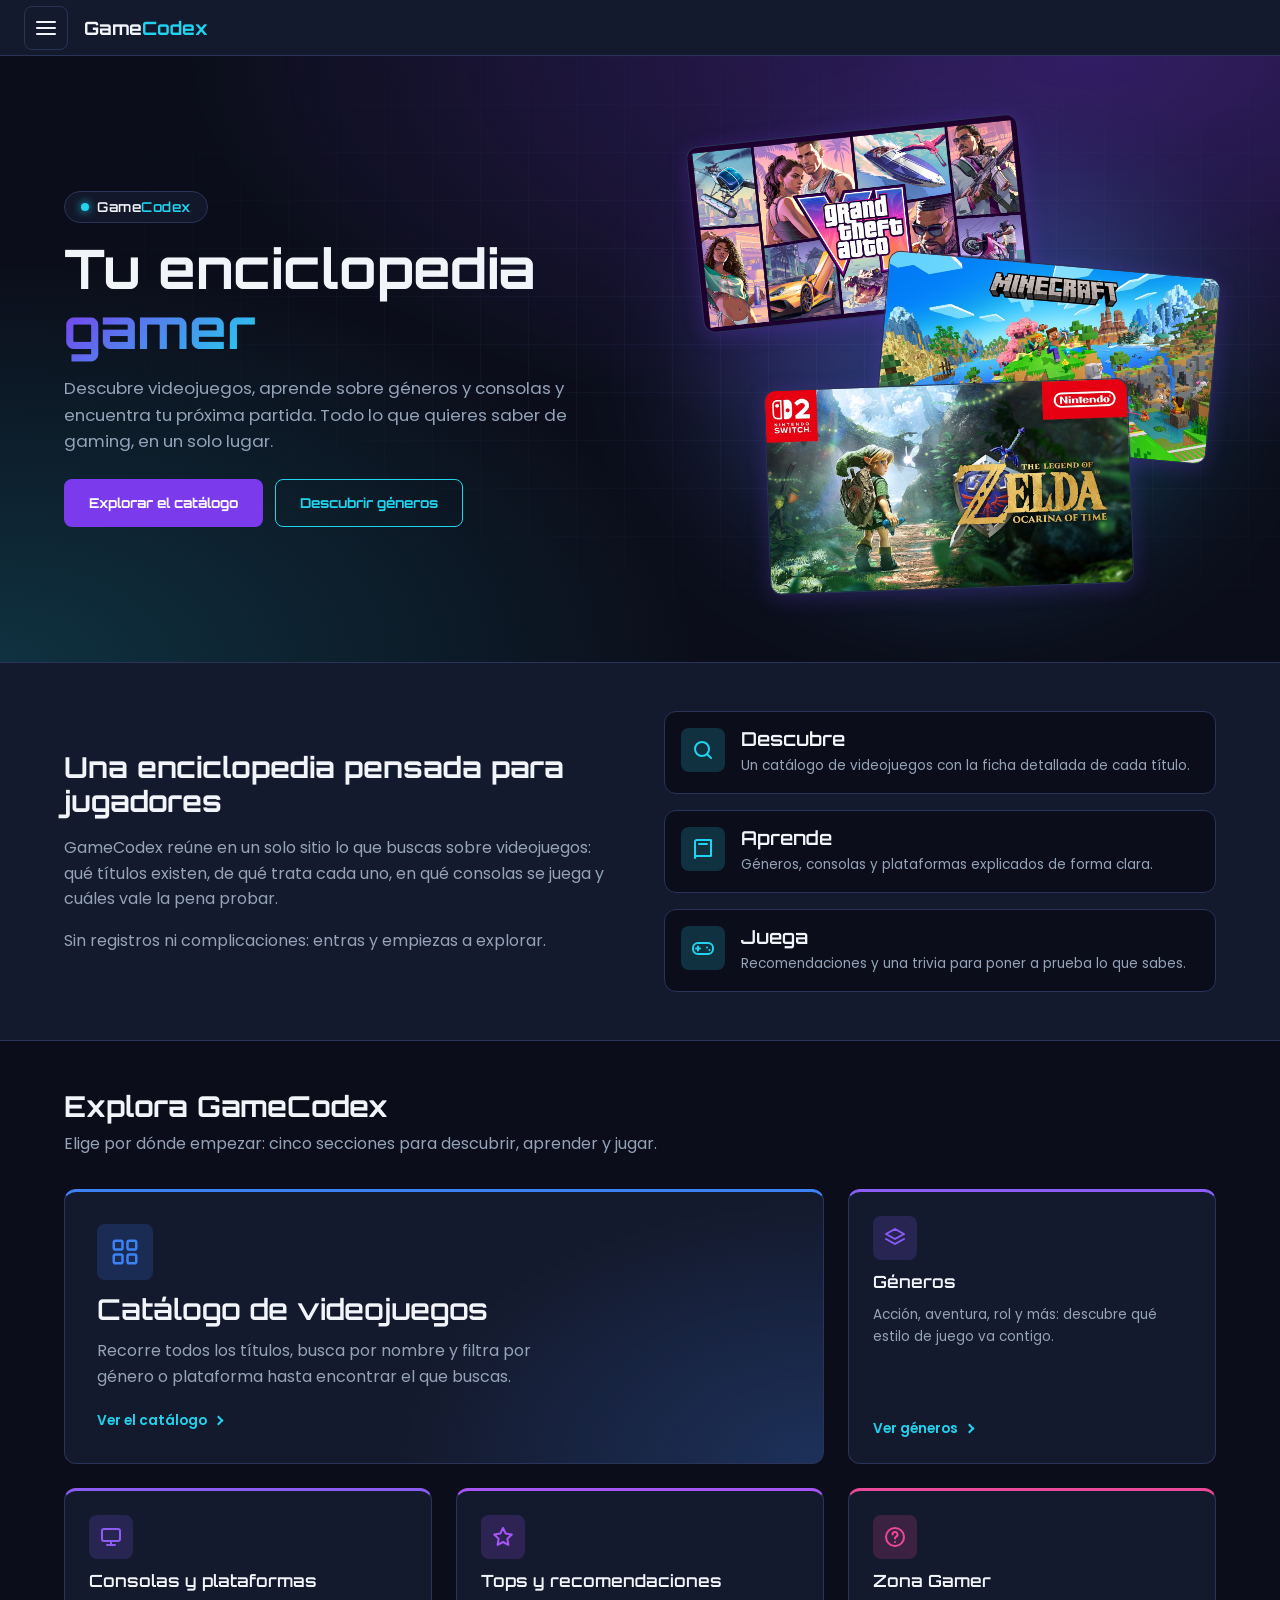
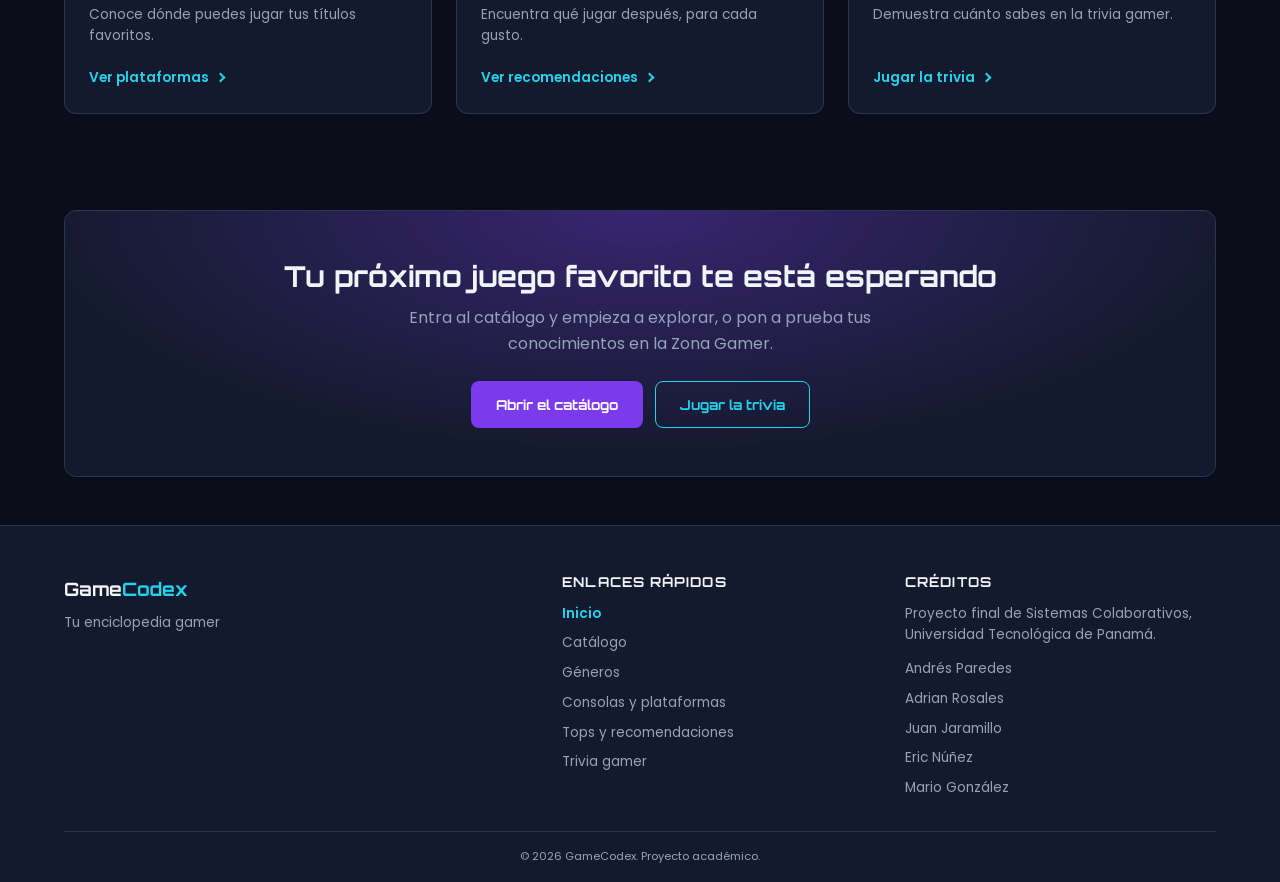
<file: index.html>
<!DOCTYPE html>
<html lang="es">
<head>
    <meta charset="UTF-8">
    <meta name="viewport" content="width=device-width, initial-scale=1.0">
    <meta name="description" content="GameCodex, tu enciclopedia gamer: catálogo de videojuegos, géneros, consolas, recomendaciones y trivia.">
    <title>Inicio | GameCodex</title>
    <link rel="stylesheet" href="css/variables.css">
    <link rel="stylesheet" href="css/base.css">
    <link rel="stylesheet" href="css/menu.css">
    <link rel="stylesheet" href="css/index.css">
    <script src="js/menu.js" defer></script>
</head>
<body data-pagina="index">
    <!-- HU-02: aquí se insertará el menú lateral compartido mediante menu.js. -->
    <nav id="menu-lateral" aria-label="Navegación principal"></nav>

    <main id="contenido-principal">

        <!-- Bienvenida -->
        <section class="hero inicio-hero" aria-labelledby="inicio-titulo">
            <div class="contenedor inicio-hero-contenido">
                <div>
                    <span class="inicio-marca">Game<span>Codex</span></span>
                    <h1 id="inicio-titulo">Tu enciclopedia <span class="texto-degradado">gamer</span></h1>
                    <p class="inicio-descripcion">Descubre videojuegos, aprende sobre géneros y consolas y encuentra tu próxima partida. Todo lo que quieres saber de gaming, en un solo lugar.</p>
                    <div class="grupo-botones">
                        <a class="btn btn-primario" href="catalogo.html">Explorar el catálogo</a>
                        <a class="btn btn-secundario" href="generos.html">Descubrir géneros</a>
                    </div>
                </div>

                <!-- Portadas decorativas -->
                <div class="inicio-collage" aria-hidden="true">
                    <img class="inicio-portada inicio-portada-1" src="img/juegos/grand-theft-auto-vi.jpg" alt="" width="1280" height="720" decoding="async">
                    <img class="inicio-portada inicio-portada-2" src="img/juegos/minecraft.jpg" alt="" width="1280" height="720" decoding="async">
                    <img class="inicio-portada inicio-portada-3" src="img/juegos/the-legend-of-zelda-ocarina-of-time-2026.jpg" alt="" width="1280" height="720" decoding="async">
                </div>
            </div>
        </section>

        <!-- Qué es GameCodex -->
        <section class="seccion seccion-alterna" id="que-es" aria-labelledby="inicio-que-es">
            <div class="contenedor inicio-presentacion">
                <div>
                    <h2 id="inicio-que-es">Una enciclopedia pensada para jugadores</h2>
                    <p>GameCodex reúne en un solo sitio lo que buscas sobre videojuegos: qué títulos existen, de qué trata cada uno, en qué consolas se juega y cuáles vale la pena probar.</p>
                    <p>Sin registros ni complicaciones: entras y empiezas a explorar.</p>
                </div>

                <ul class="inicio-pilares">
                    <li class="inicio-pilar">
                        <span class="inicio-icono" aria-hidden="true">
                            <svg viewBox="0 0 24 24"><circle cx="11" cy="11" r="7"/><path d="m20 20-3.5-3.5"/></svg>
                        </span>
                        <div>
                            <h3>Descubre</h3>
                            <p>Un catálogo de videojuegos con la ficha detallada de cada título.</p>
                        </div>
                    </li>
                    <li class="inicio-pilar">
                        <span class="inicio-icono" aria-hidden="true">
                            <svg viewBox="0 0 24 24"><path d="M4 5a2 2 0 0 1 2-2h14v16H6a2 2 0 0 0-2 2V5Z"/><path d="M8 7h8"/></svg>
                        </span>
                        <div>
                            <h3>Aprende</h3>
                            <p>Géneros, consolas y plataformas explicados de forma clara.</p>
                        </div>
                    </li>
                    <li class="inicio-pilar">
                        <span class="inicio-icono" aria-hidden="true">
                            <svg viewBox="0 0 24 24"><rect x="2" y="7" width="20" height="11" rx="5"/><path d="M7 10.5v4M5 12.5h4"/><path d="M16 11.5h.01M18.5 14h.01"/></svg>
                        </span>
                        <div>
                            <h3>Juega</h3>
                            <p>Recomendaciones y una trivia para poner a prueba lo que sabes.</p>
                        </div>
                    </li>
                </ul>
            </div>
        </section>

        <!-- HU-03: aquí puede añadirse la sección de videojuegos destacados
             (un <section class="seccion"> nuevo, sin modificar el resto de la página). -->

        <!-- Secciones principales -->
        <section class="seccion" id="explorar" aria-labelledby="inicio-explorar">
            <div class="contenedor">
                <div class="encabezado-seccion">
                    <h2 id="inicio-explorar">Explora GameCodex</h2>
                    <p>Elige por dónde empezar: cinco secciones para descubrir, aprender y jugar.</p>
                </div>

                <div class="inicio-secciones">
                    <article class="tarjeta inicio-seccion inicio-seccion-principal inicio-seccion-catalogo">
                        <span class="inicio-icono" aria-hidden="true">
                            <svg viewBox="0 0 24 24"><rect x="3" y="3" width="7" height="7" rx="1.5"/><rect x="14" y="3" width="7" height="7" rx="1.5"/><rect x="3" y="14" width="7" height="7" rx="1.5"/><rect x="14" y="14" width="7" height="7" rx="1.5"/></svg>
                        </span>
                        <h3><a href="catalogo.html">Catálogo de videojuegos</a></h3>
                        <p>Recorre todos los títulos, busca por nombre y filtra por género o plataforma hasta encontrar el que buscas.</p>
                        <span class="inicio-seccion-guia" aria-hidden="true">Ver el catálogo</span>
                    </article>

                    <article class="tarjeta inicio-seccion inicio-seccion-generos">
                        <span class="inicio-icono" aria-hidden="true">
                            <svg viewBox="0 0 24 24"><path d="M12 3 3 8l9 5 9-5-9-5Z"/><path d="m3 13 9 5 9-5"/></svg>
                        </span>
                        <h3><a href="generos.html">Géneros</a></h3>
                        <p>Acción, aventura, rol y más: descubre qué estilo de juego va contigo.</p>
                        <span class="inicio-seccion-guia" aria-hidden="true">Ver géneros</span>
                    </article>

                    <article class="tarjeta inicio-seccion inicio-seccion-consolas">
                        <span class="inicio-icono" aria-hidden="true">
                            <svg viewBox="0 0 24 24"><rect x="3" y="4" width="18" height="12" rx="2"/><path d="M8 20h8M12 16v4"/></svg>
                        </span>
                        <h3><a href="consolas.html">Consolas y plataformas</a></h3>
                        <p>Conoce dónde puedes jugar tus títulos favoritos.</p>
                        <span class="inicio-seccion-guia" aria-hidden="true">Ver plataformas</span>
                    </article>

                    <article class="tarjeta inicio-seccion inicio-seccion-recomendaciones">
                        <span class="inicio-icono" aria-hidden="true">
                            <svg viewBox="0 0 24 24"><path d="m12 3 2.7 5.6 6.1.9-4.4 4.3 1 6.1L12 17l-5.4 2.9 1-6.1-4.4-4.3 6.1-.9L12 3Z"/></svg>
                        </span>
                        <h3><a href="recomendaciones.html">Tops y recomendaciones</a></h3>
                        <p>Encuentra qué jugar después, para cada gusto.</p>
                        <span class="inicio-seccion-guia" aria-hidden="true">Ver recomendaciones</span>
                    </article>

                    <article class="tarjeta inicio-seccion inicio-seccion-zona">
                        <span class="inicio-icono" aria-hidden="true">
                            <svg viewBox="0 0 24 24"><circle cx="12" cy="12" r="9"/><path d="M9.5 9.5a2.5 2.5 0 1 1 3.6 2.2c-.7.4-1.1.9-1.1 1.8"/><path d="M12 17h.01"/></svg>
                        </span>
                        <h3><a href="trivia.html">Zona Gamer</a></h3>
                        <p>Demuestra cuánto sabes en la trivia gamer.</p>
                        <span class="inicio-seccion-guia" aria-hidden="true">Jugar la trivia</span>
                    </article>
                </div>
            </div>
        </section>

        <!-- Invitación final -->
        <section class="seccion" id="comenzar" aria-labelledby="inicio-comenzar">
            <div class="contenedor">
                <div class="inicio-cierre">
                    <h2 id="inicio-comenzar">Tu próximo juego favorito te está esperando</h2>
                    <p>Entra al catálogo y empieza a explorar, o pon a prueba tus conocimientos en la Zona Gamer.</p>
                    <div class="grupo-botones">
                        <a class="btn btn-primario" href="catalogo.html">Abrir el catálogo</a>
                        <a class="btn btn-secundario" href="trivia.html">Jugar la trivia</a>
                    </div>
                </div>
            </div>
        </section>

    </main>

    <!-- Pie de página compartido; se completará junto con HU-02. -->
    <footer id="pie-pagina"></footer>
</body>
</html>
</file>
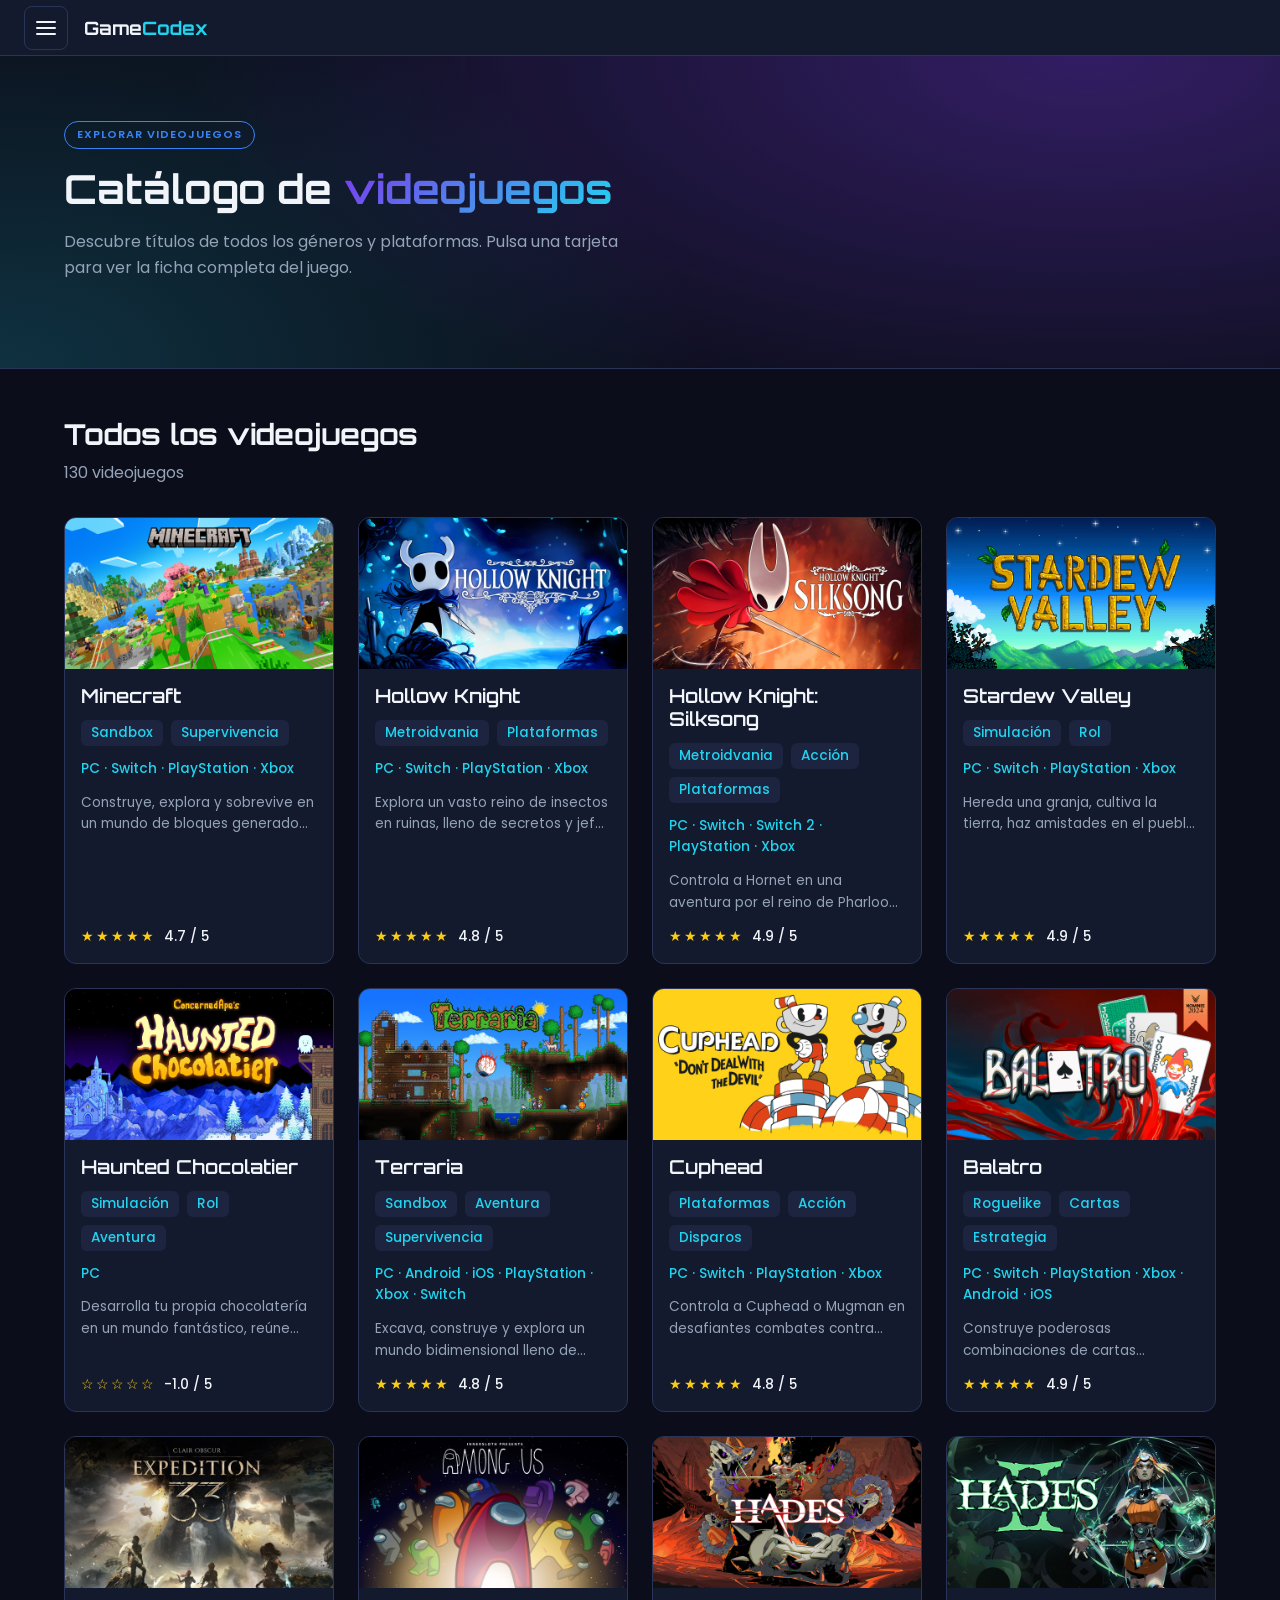
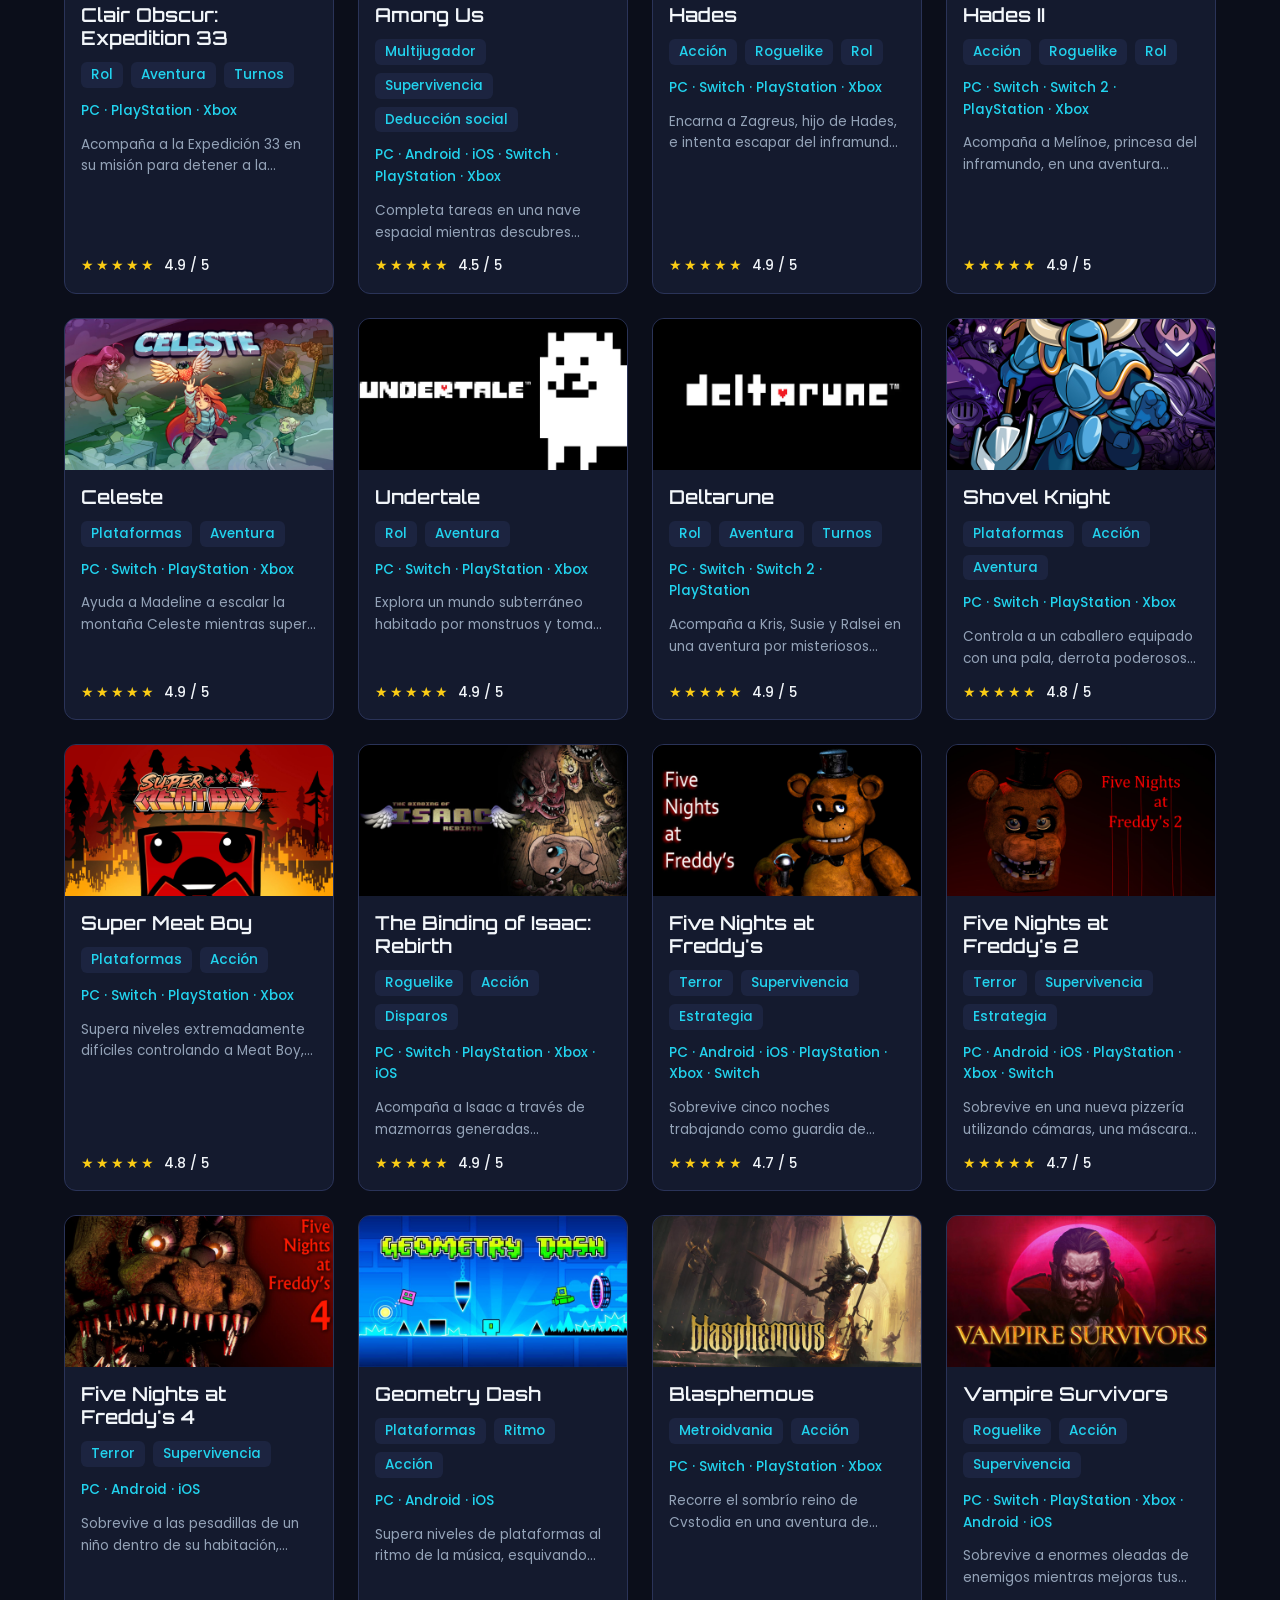
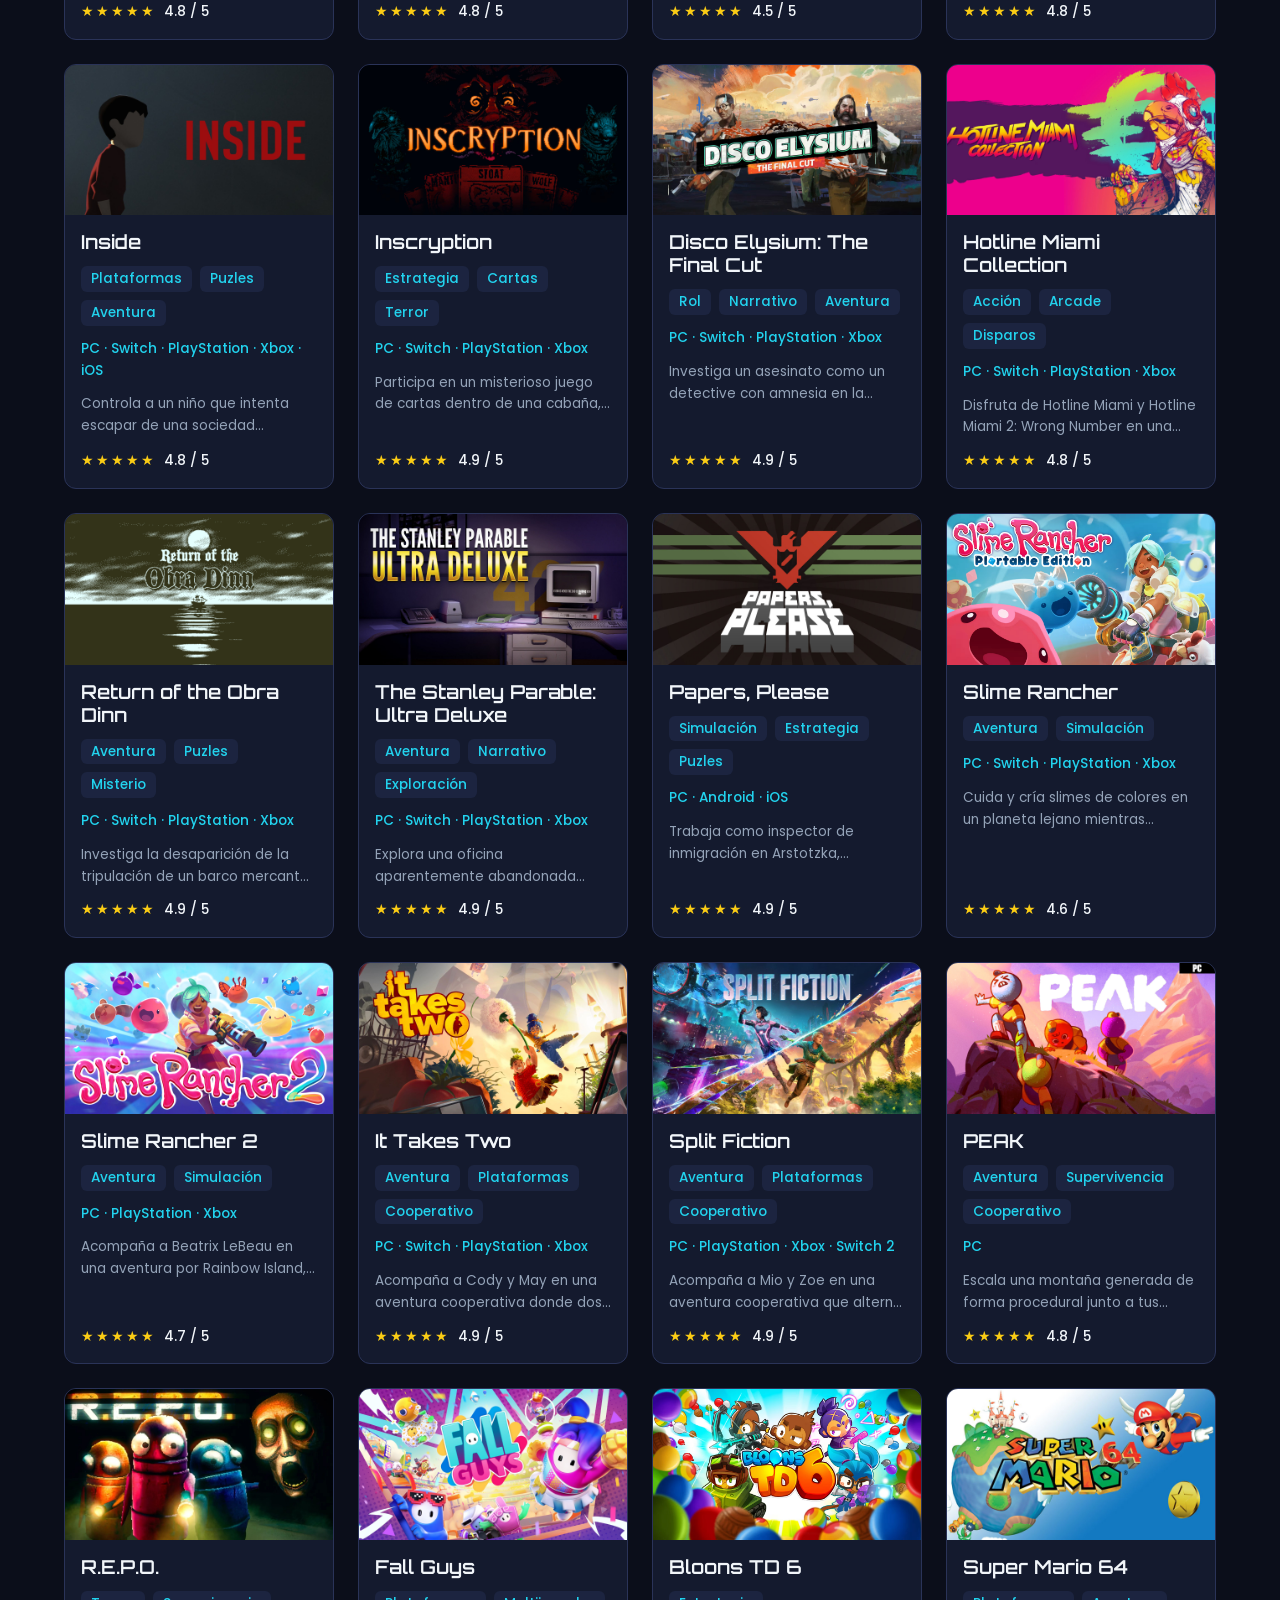
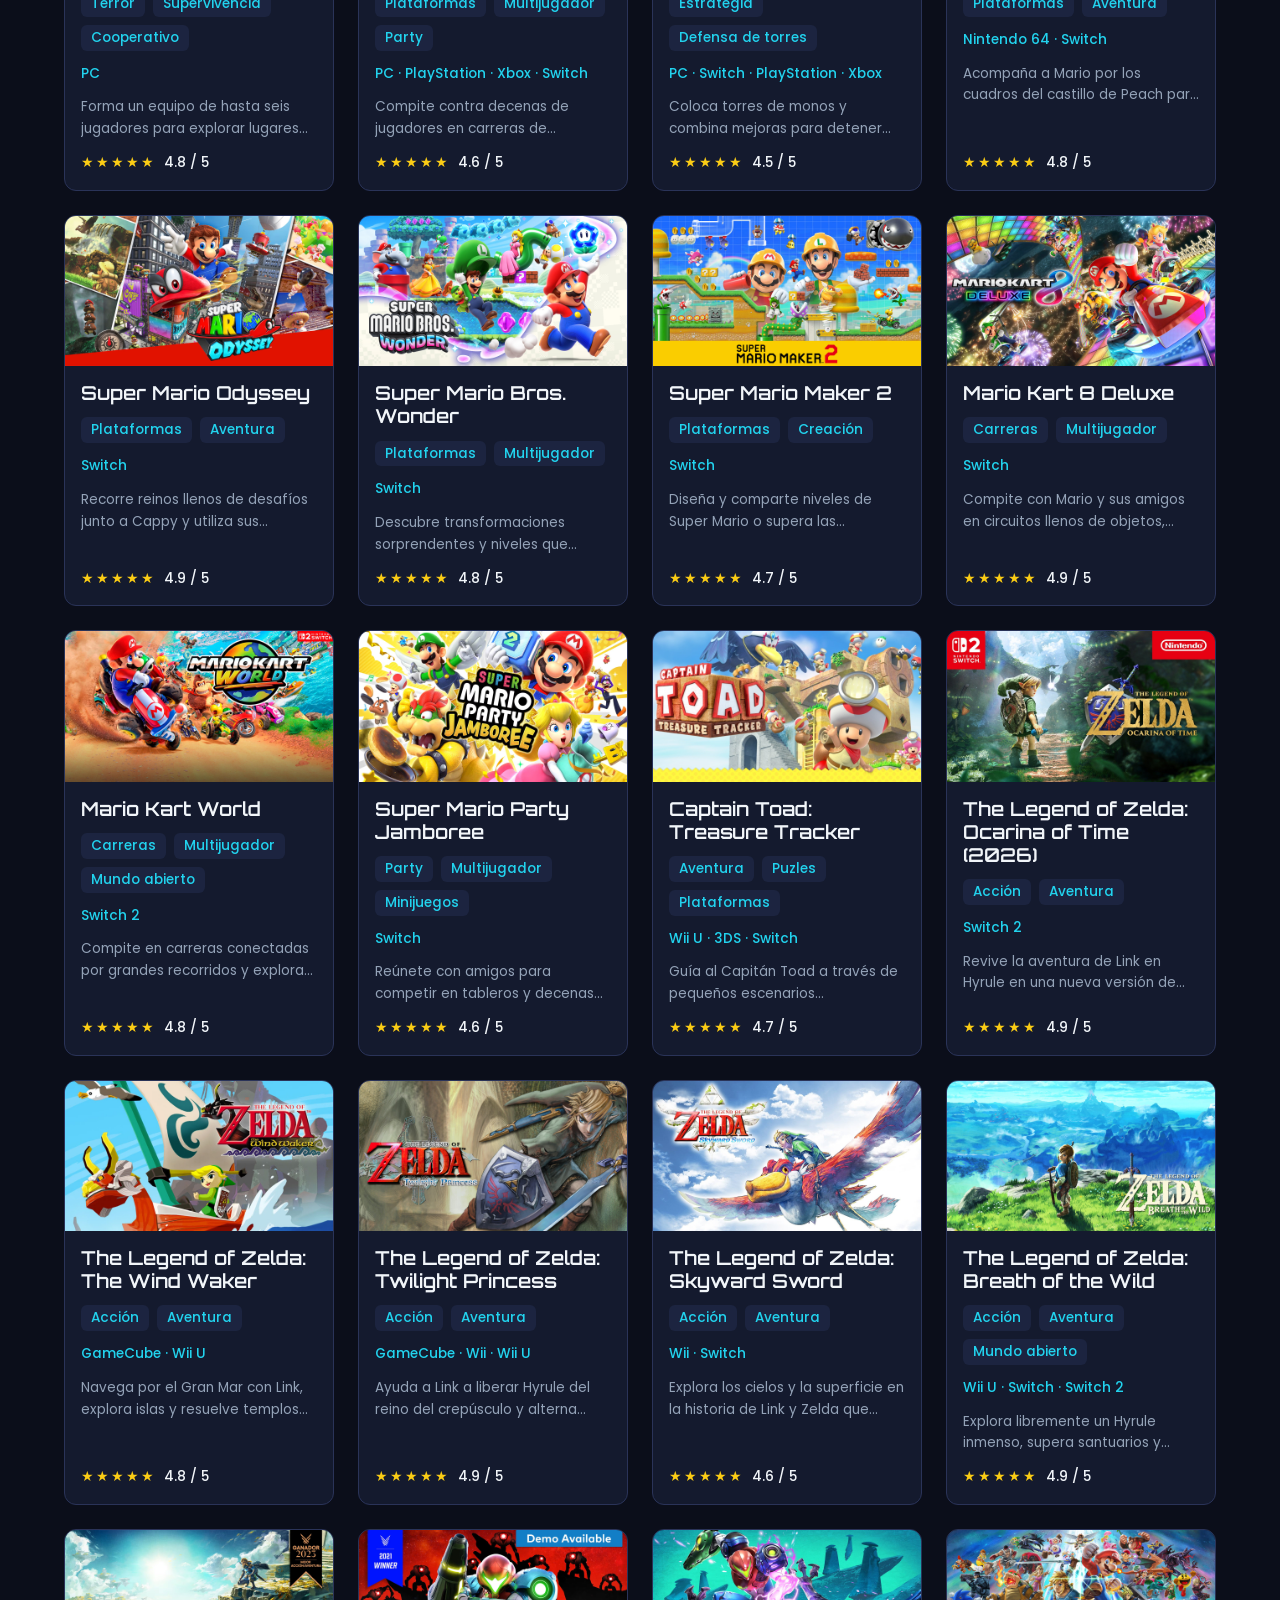
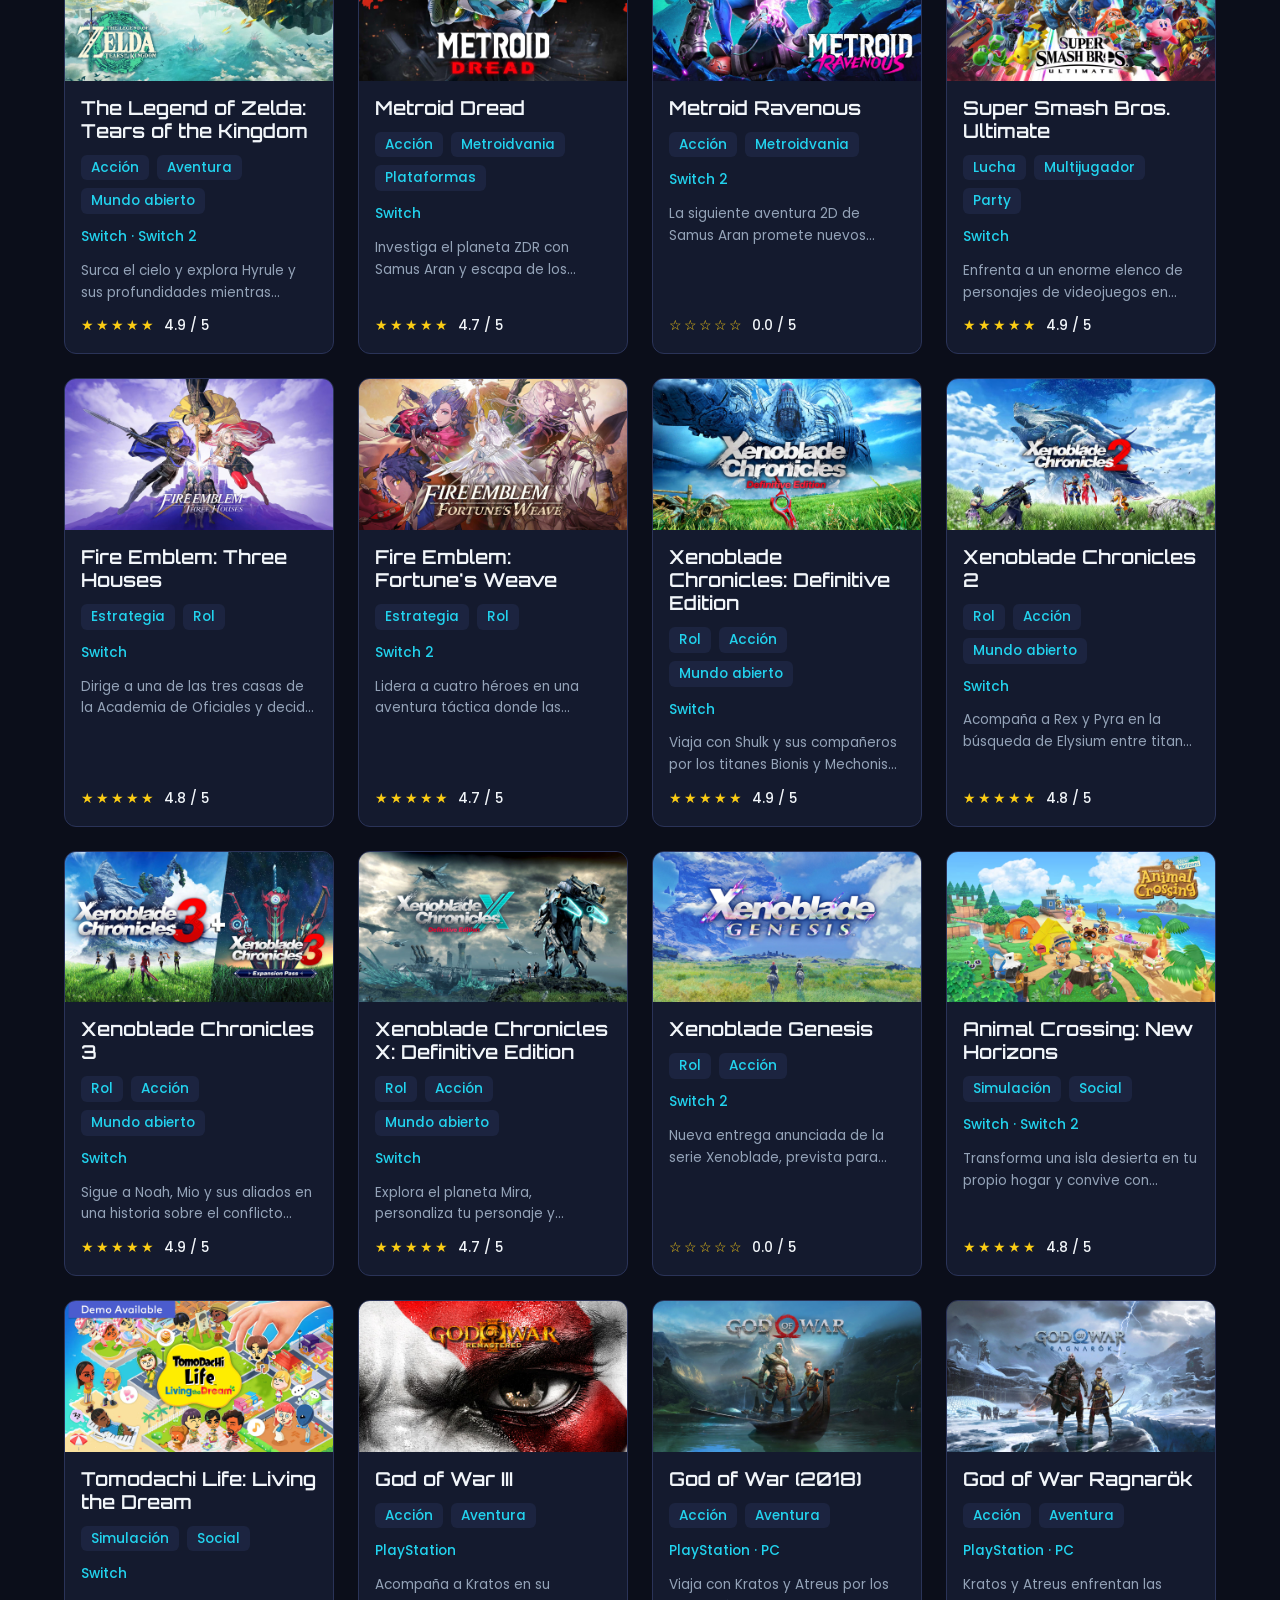
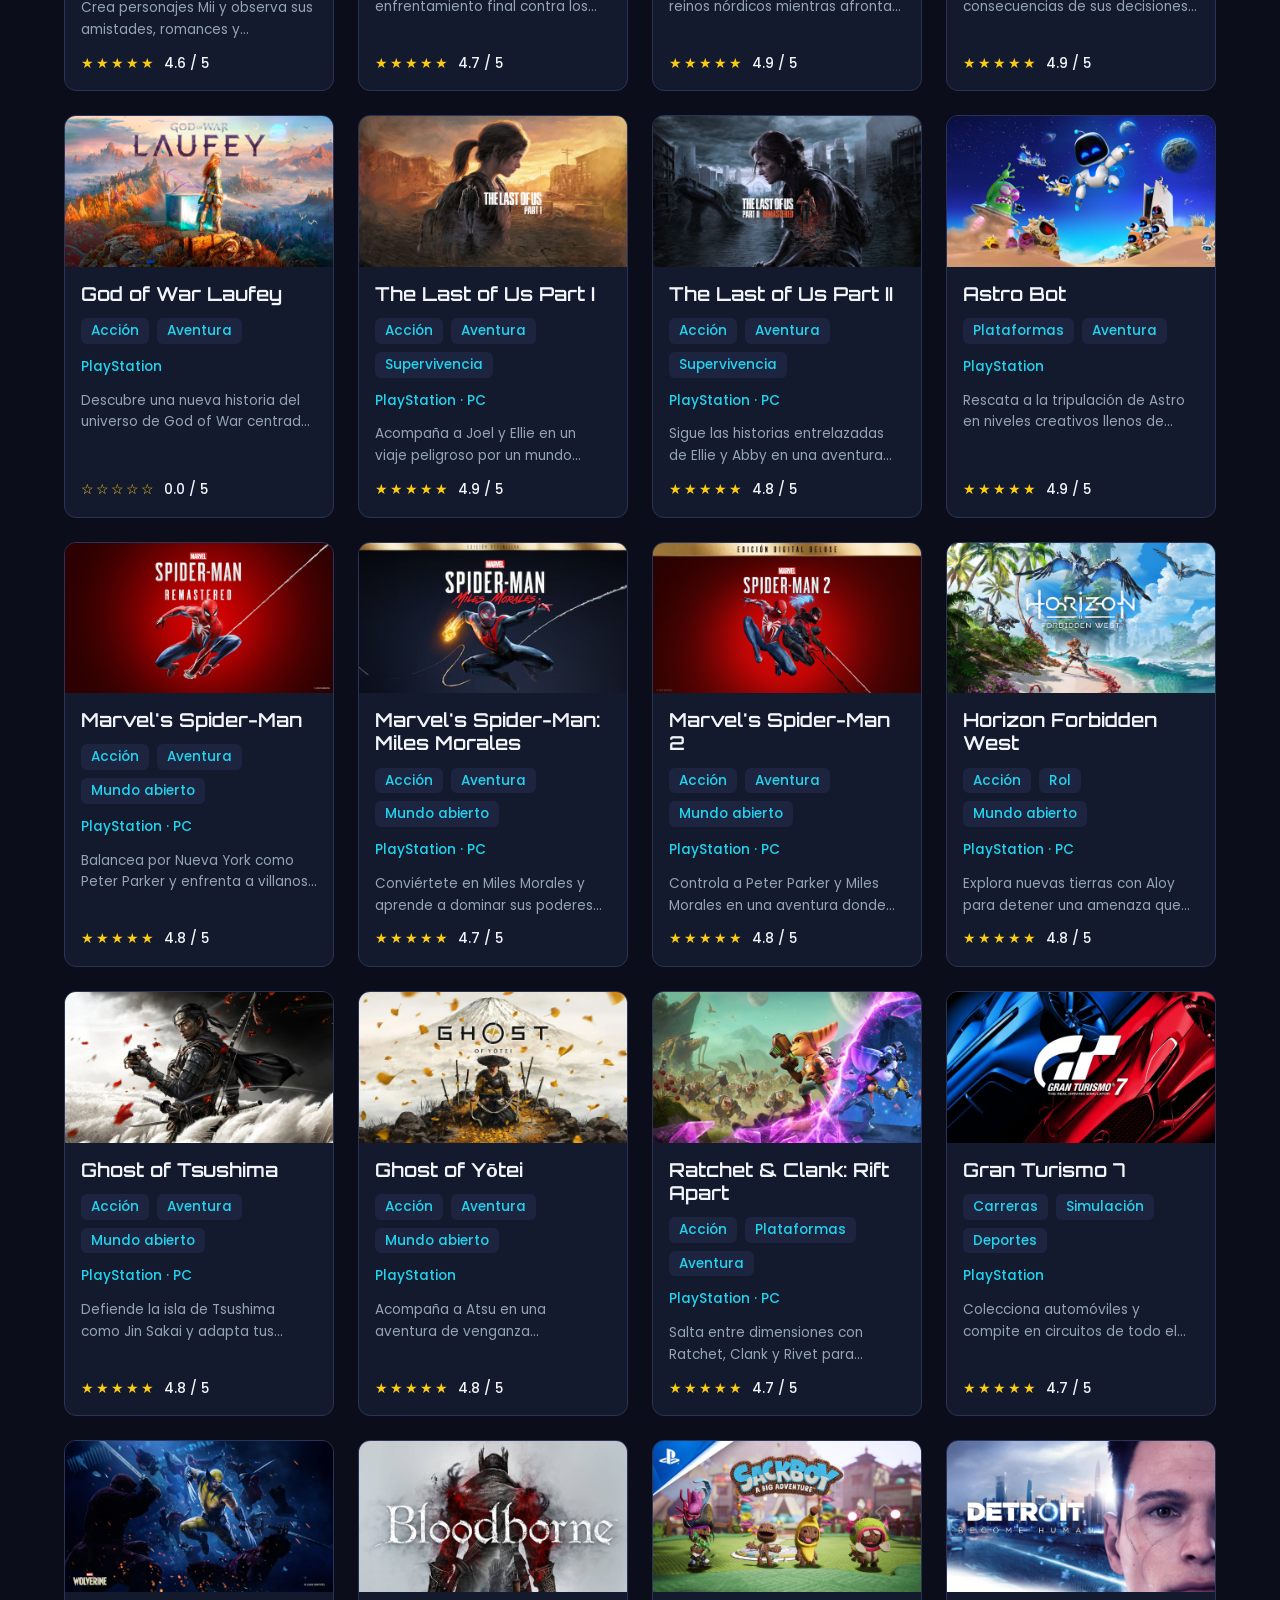
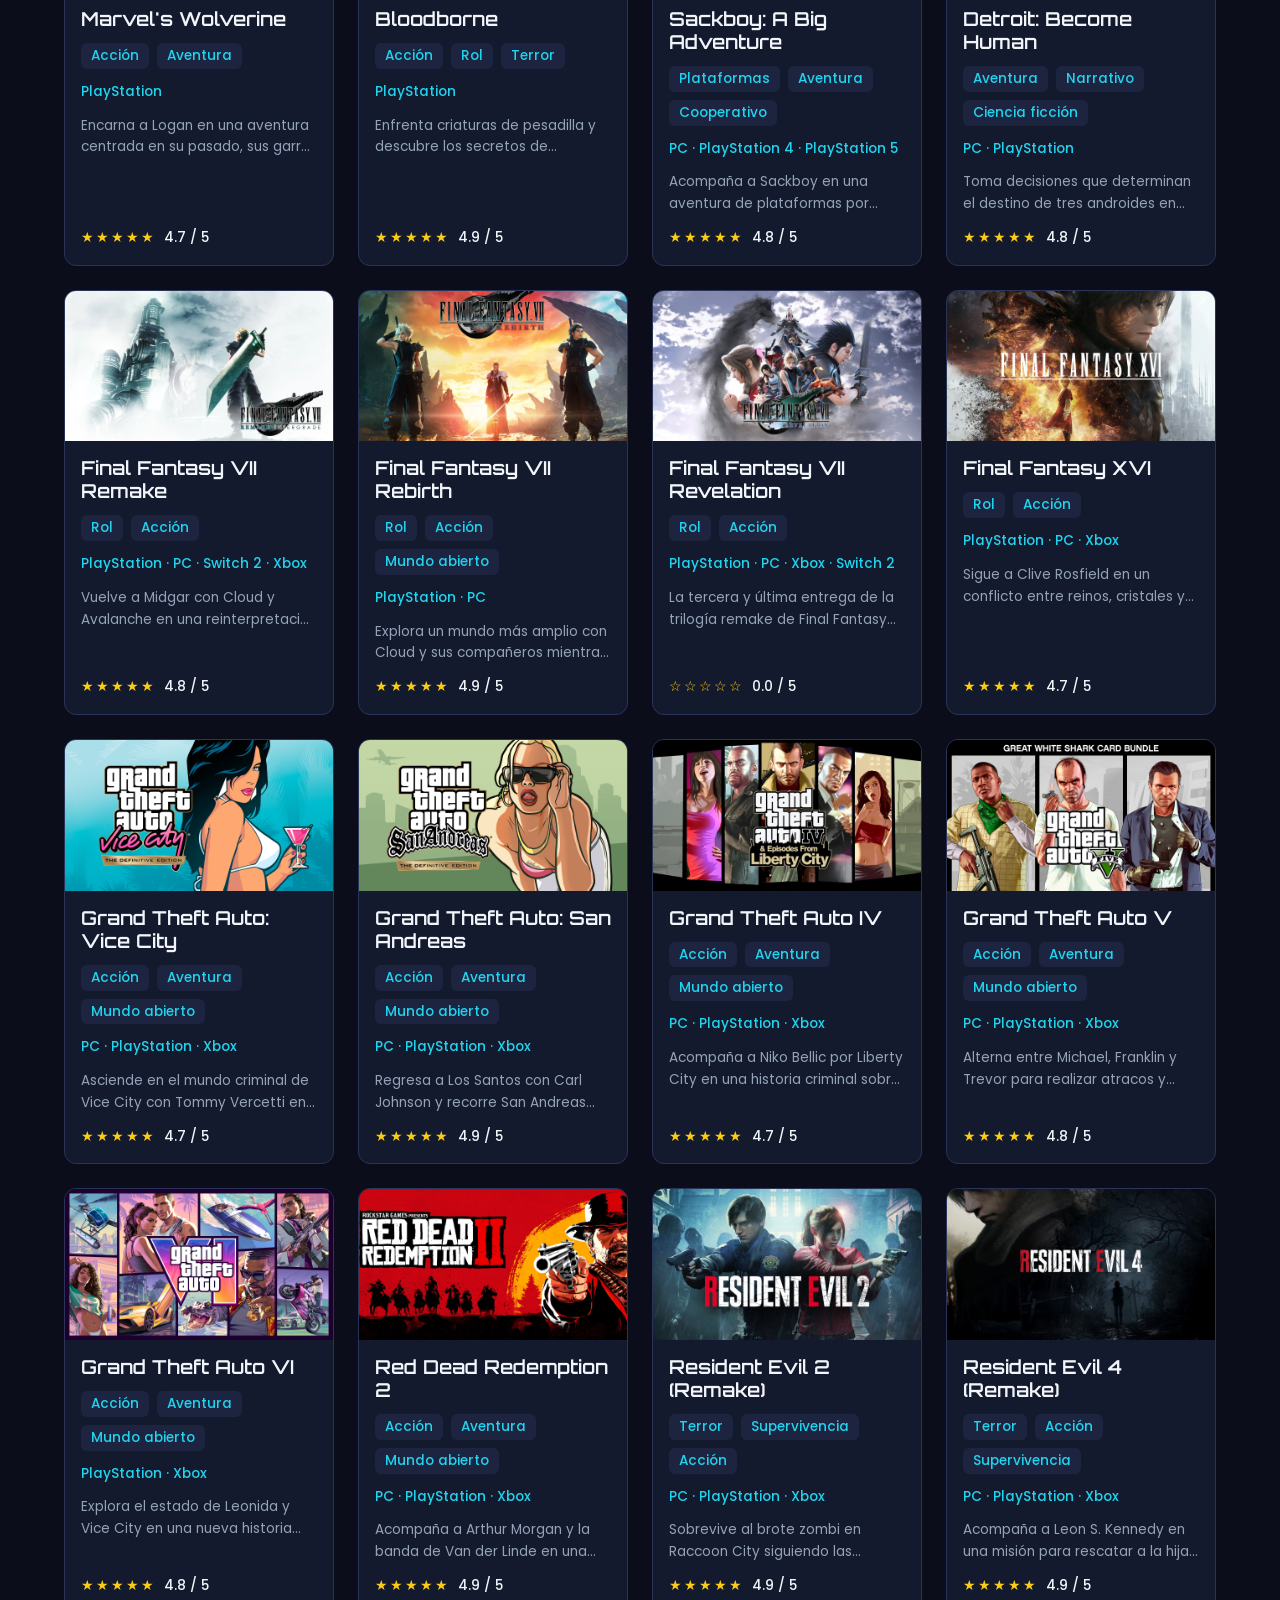
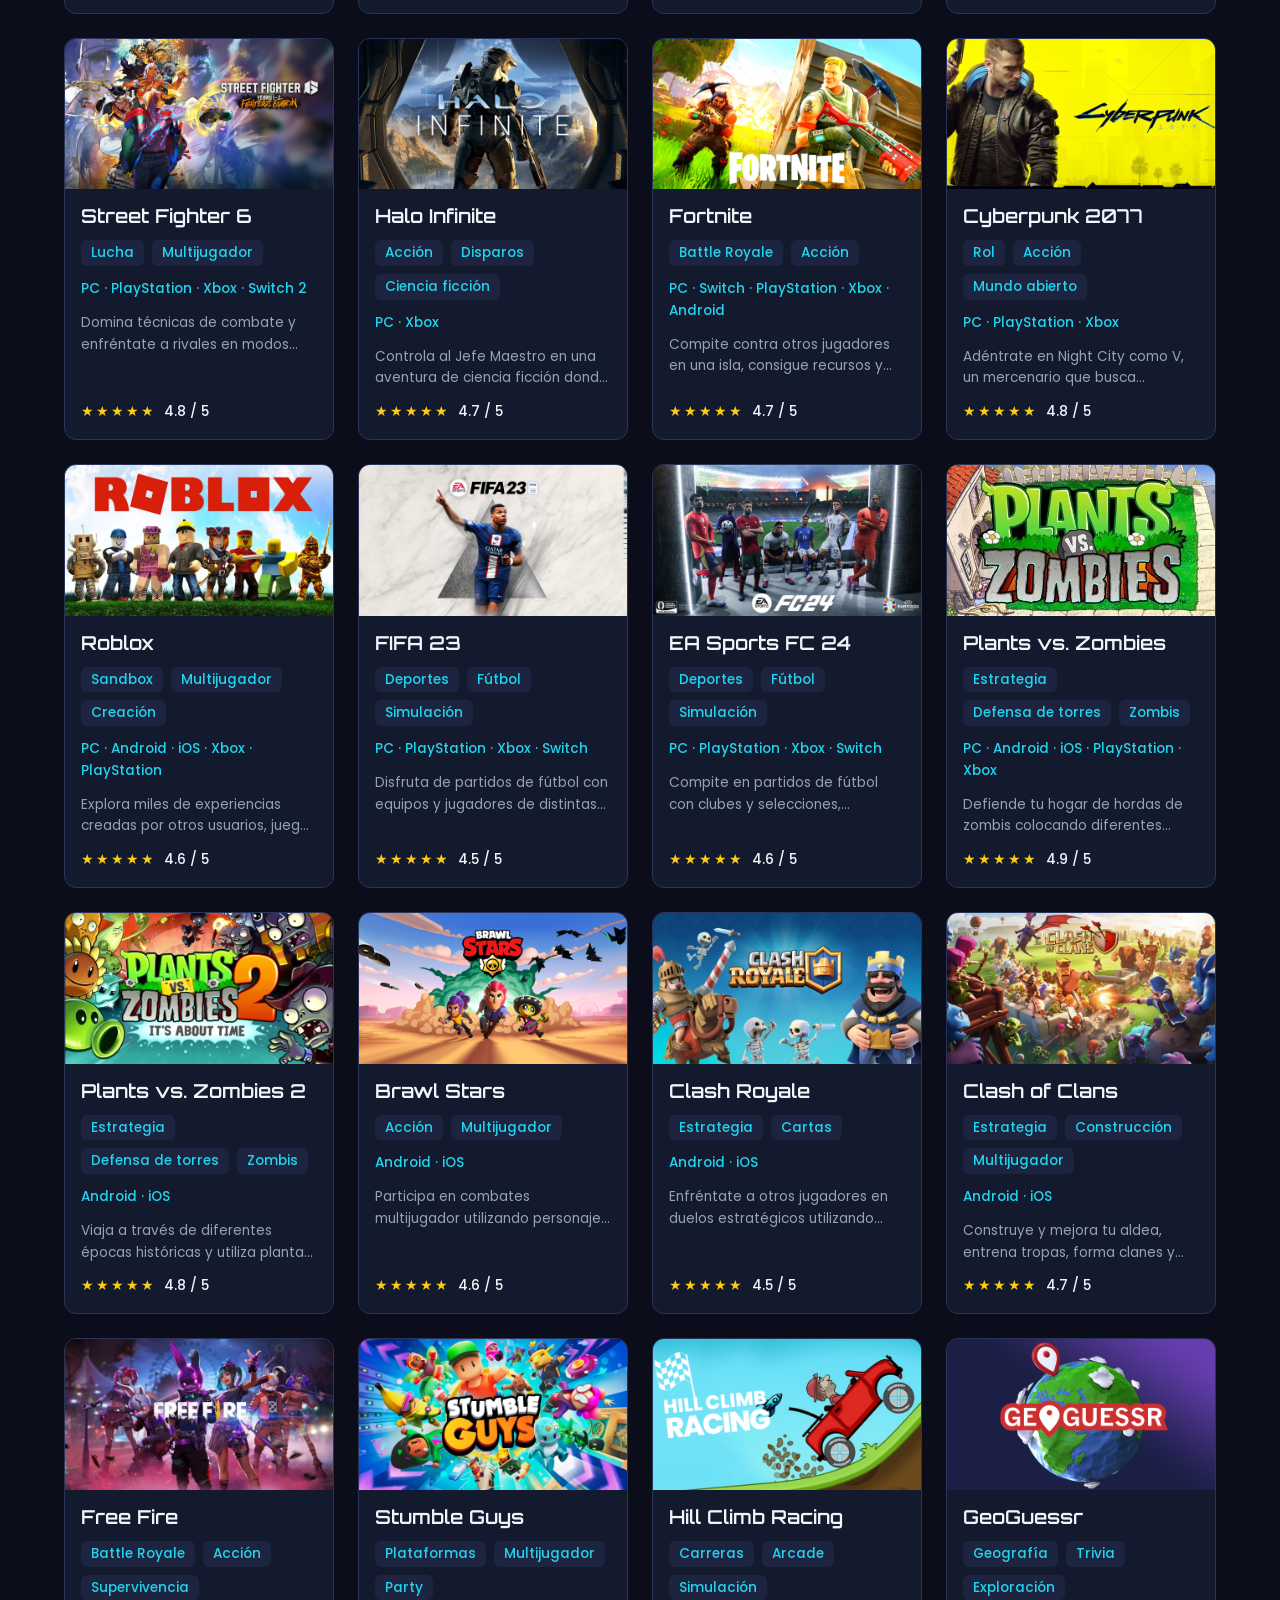
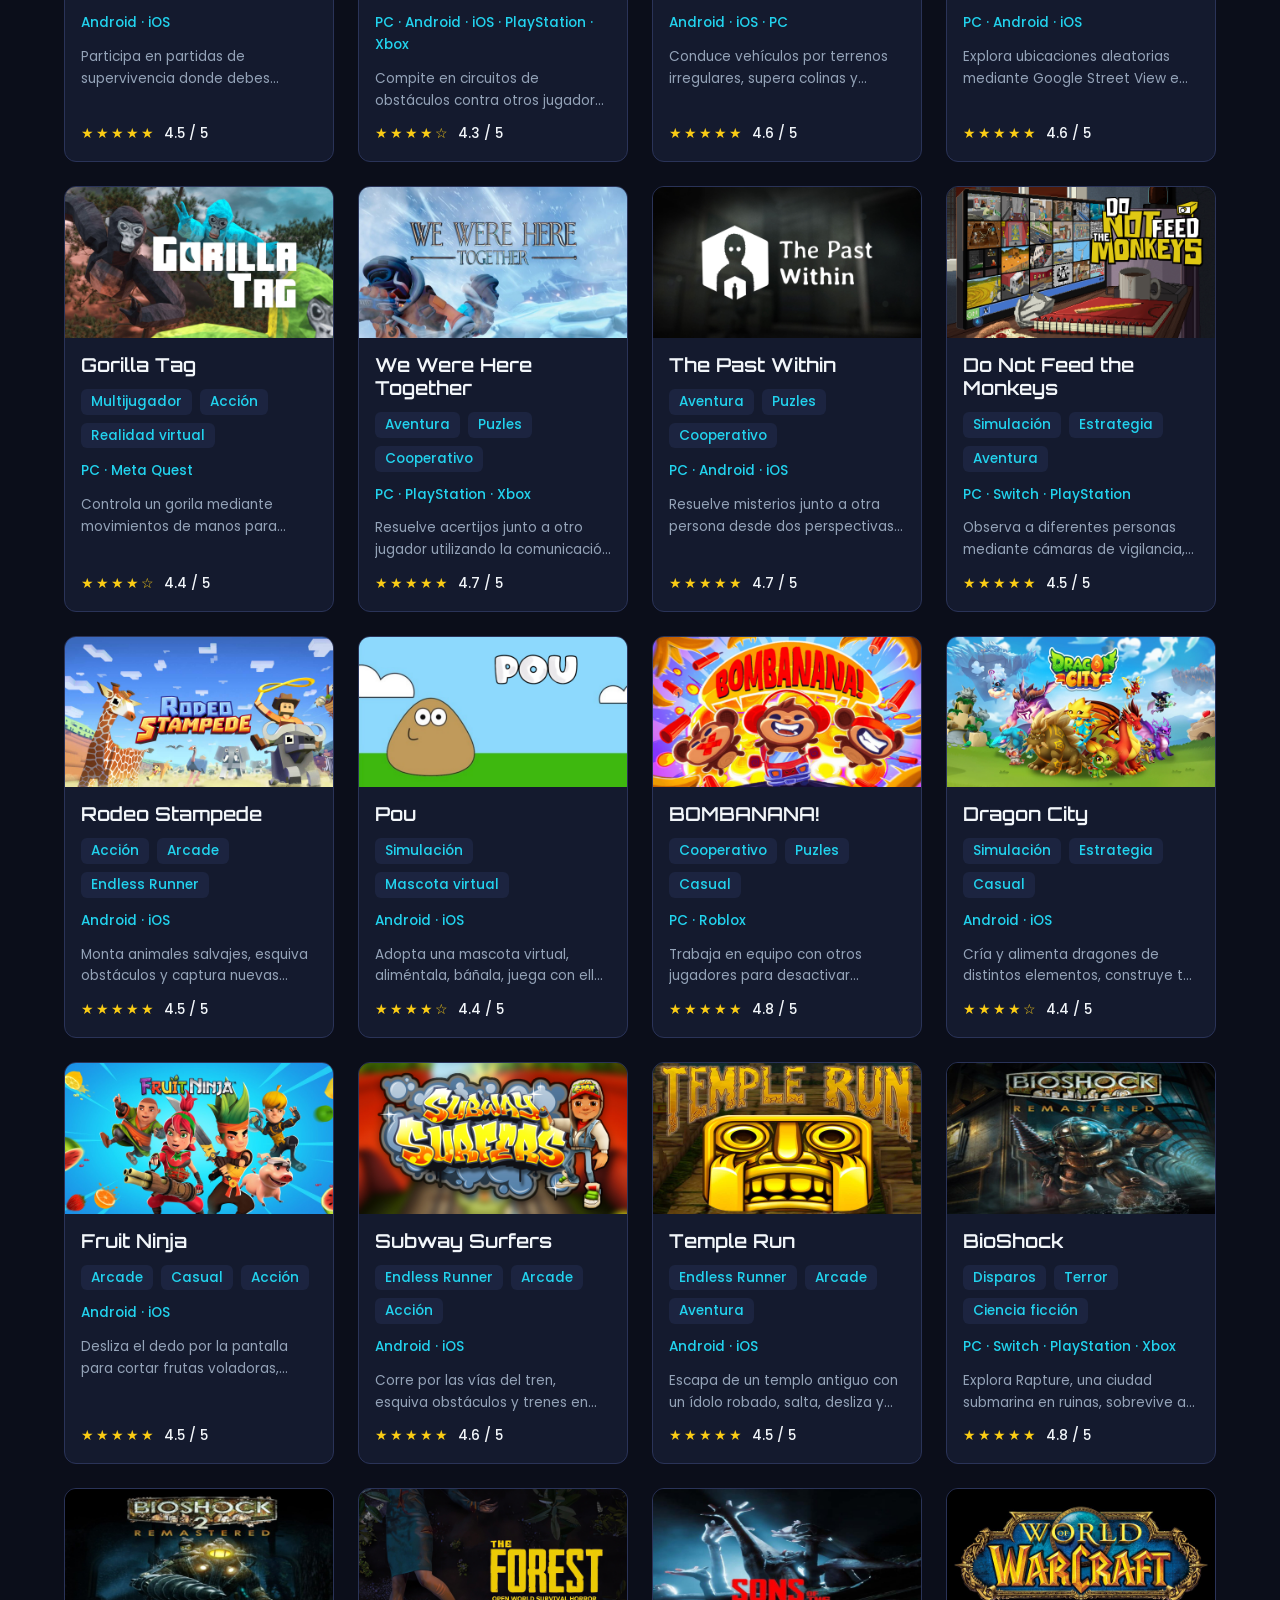
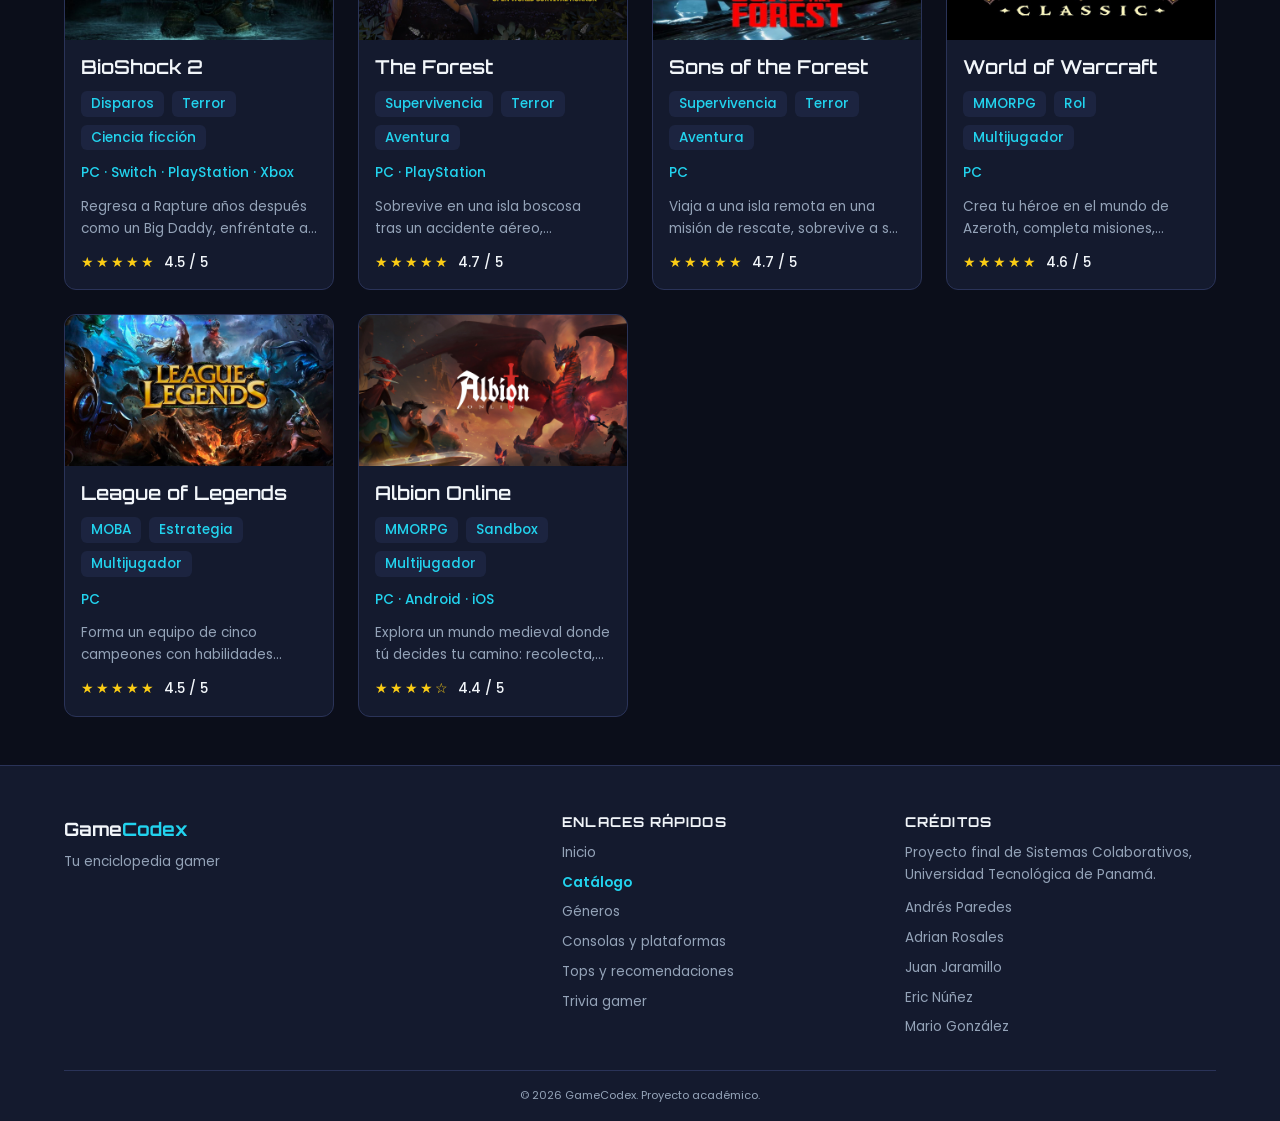
<file: catalogo.html>
<!DOCTYPE html>
<html lang="es">
<head>
    <meta charset="UTF-8">
    <meta name="viewport" content="width=device-width, initial-scale=1.0">
    <meta name="description" content="Explora el catálogo de videojuegos de GameCodex: portadas, géneros y plataformas de cada título.">
    <title>Catálogo de videojuegos | GameCodex</title>
    <link rel="stylesheet" href="css/variables.css">
    <link rel="stylesheet" href="css/base.css">
    <link rel="stylesheet" href="css/menu.css">
    <link rel="stylesheet" href="css/catalogo.css">
    <script src="js/menu.js" defer></script>
    <script src="js/juegos.js" defer></script>
    <script src="js/catalogo.js" defer></script>
</head>
<body data-pagina="catalogo">
    <!-- HU-02: aquí se insertará el menú lateral compartido mediante menu.js. -->
    <nav id="menu-lateral" aria-label="Navegación principal"></nav>

    <main id="contenido-principal" class="contenido-principal">
        <!-- HU-04: encabezado de la página -->
        <header class="hero catalogo-hero">
            <div class="contenedor">
                <span class="catalogo-epica">Explorar videojuegos</span>
                <h1>Catálogo de <span class="texto-degradado">videojuegos</span></h1>
                <p>Descubre títulos de todos los géneros y plataformas. Pulsa una tarjeta para ver la ficha completa del juego.</p>
            </div>
        </header>

        <section class="seccion" aria-labelledby="titulo-catalogo">
            <div class="contenedor">
                <div class="encabezado-seccion">
                    <h2 id="titulo-catalogo">Todos los videojuegos</h2>
                    <p id="catalogo-contador" aria-live="polite"></p>
                </div>

                <!-- Tarjetas: catalogo.js dibuja aquí cada videojuego -->
                <div id="catalogo-lista" class="cuadricula catalogo-lista"></div>
            </div>
        </section>
    </main>

    <!-- Pie de página compartido; se completará junto con HU-02. -->
    <footer id="pie-pagina"></footer>
</body>
</html>
</file>
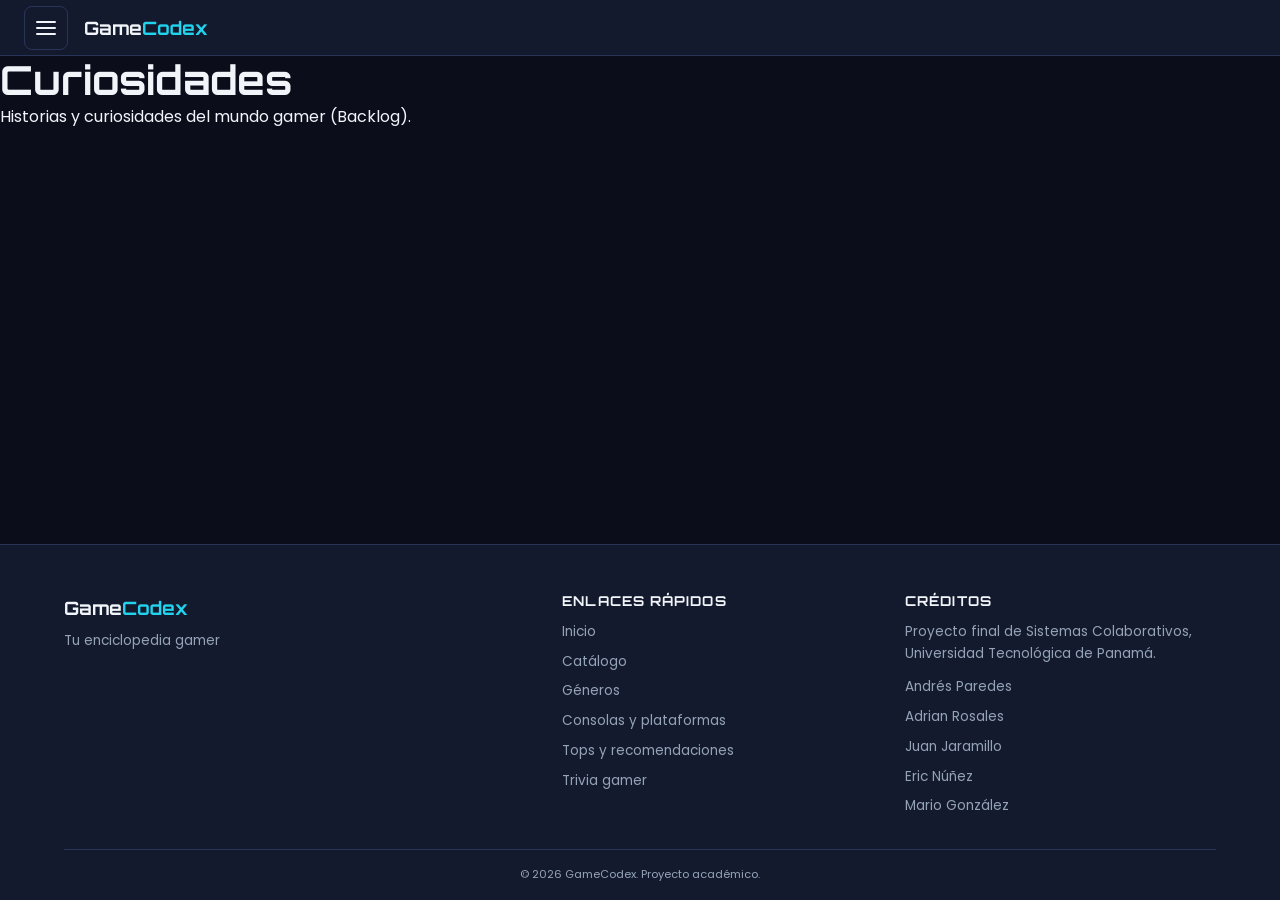
<file: curiosidades.html>
<!DOCTYPE html>
<html lang="es">
<head>
    <meta charset="UTF-8">
    <meta name="viewport" content="width=device-width, initial-scale=1.0">
    <title>Curiosidades | GameCodex</title>
    <link rel="stylesheet" href="css/variables.css">
    <link rel="stylesheet" href="css/base.css">
    <link rel="stylesheet" href="css/menu.css">
    <!-- Agregar css/curiosidades.css cuando se desarrolle esta sección. -->
    <script src="js/menu.js" defer></script>
    <!-- Agregar los scripts de esta sección durante su desarrollo. -->
</head>
<body data-pagina="curiosidades">
    <!-- HU-02: aquí se insertará el menú lateral compartido mediante menu.js. -->
    <nav id="menu-lateral" aria-label="Navegación principal"></nav>

    <main id="contenido-principal">
        <header>
            <h1>Curiosidades</h1>
            <p>Historias y curiosidades del mundo gamer (Backlog).</p>
        </header>
        <!-- TODO (HU-18): desarrollar el contenido de esta página. -->
    </main>

    <!-- Pie de página compartido; se completará junto con HU-02. -->
    <footer id="pie-pagina"></footer>
</body>
</html>
</file>
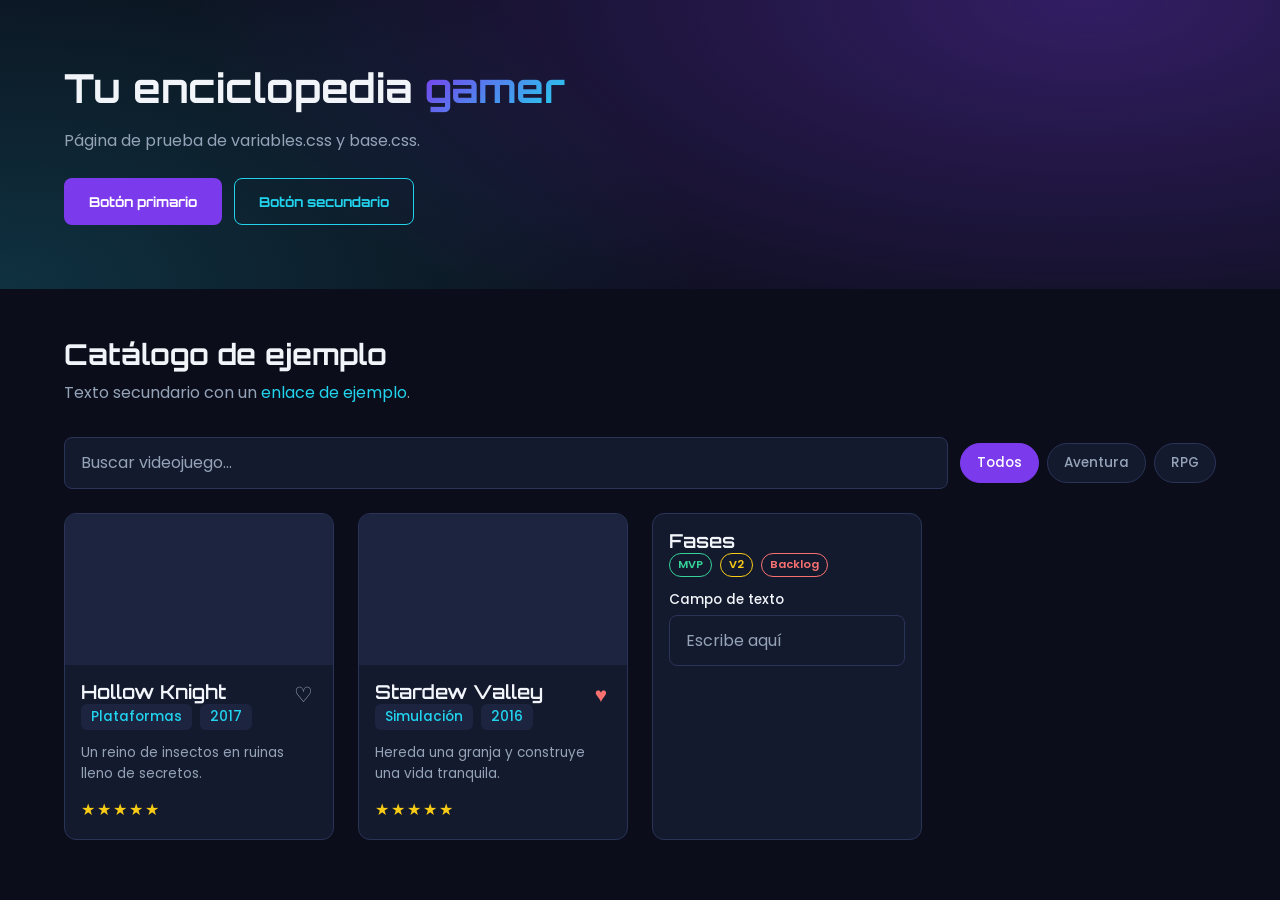
<file: demo-estilos.html>
<!DOCTYPE html>
<html lang="es">
<head>
  <meta charset="UTF-8">
  <meta name="viewport" content="width=device-width, initial-scale=1">
  <title>GameCodex — Prueba de estilos base</title>
  <link rel="stylesheet" href="css/variables.css">
  <link rel="stylesheet" href="css/base.css">
</head>
<body>
  <header class="hero">
    <div class="contenedor">
      <h1>Tu enciclopedia <span class="texto-degradado">gamer</span></h1>
      <p>Página de prueba de variables.css y base.css.</p>
      <div class="grupo-botones">
        <a class="btn btn-primario" href="#catalogo">Botón primario</a>
        <a class="btn btn-secundario" href="#catalogo">Botón secundario</a>
      </div>
    </div>
  </header>

  <section class="seccion" id="catalogo">
    <div class="contenedor">
      <div class="encabezado-seccion">
        <h2>Catálogo de ejemplo</h2>
        <p>Texto secundario con un <a href="#">enlace de ejemplo</a>.</p>
      </div>
      <div class="herramientas">
        <input class="buscador" type="search" placeholder="Buscar videojuego…" aria-label="Buscar">
        <div class="chips">
          <button class="chip activo">Todos</button>
          <button class="chip">Aventura</button>
          <button class="chip">RPG</button>
        </div>
      </div>
      <div class="cuadricula">
        <article class="tarjeta">
          <div class="tarjeta-imagen"></div>
          <div class="tarjeta-cuerpo">
            <button class="btn-favorito" style="float:right" aria-label="Favorito">♡</button>
            <h3>Hollow Knight</h3>
            <div class="etiquetas"><span class="etiqueta">Plataformas</span><span class="etiqueta">2017</span></div>
            <p>Un reino de insectos en ruinas lleno de secretos.</p>
            <span class="valoracion">★★★★★</span>
          </div>
        </article>
        <article class="tarjeta">
          <div class="tarjeta-imagen"></div>
          <div class="tarjeta-cuerpo">
            <button class="btn-favorito activo" style="float:right" aria-label="Favorito">♥</button>
            <h3>Stardew Valley</h3>
            <div class="etiquetas"><span class="etiqueta">Simulación</span><span class="etiqueta">2016</span></div>
            <p>Hereda una granja y construye una vida tranquila.</p>
            <span class="valoracion">★★★★★</span>
          </div>
        </article>
        <article class="tarjeta tarjeta-fija">
          <div class="tarjeta-cuerpo">
            <h3>Fases</h3>
            <div class="etiquetas">
              <span class="etiqueta-fase etiqueta-mvp">MVP</span>
              <span class="etiqueta-fase etiqueta-v2">V2</span>
              <span class="etiqueta-fase etiqueta-backlog">Backlog</span>
            </div>
            <label for="n">Campo de texto</label>
            <input id="n" type="text" placeholder="Escribe aquí">
          </div>
        </article>
      </div>
    </div>
  </section>
</body>
</html>
</file>
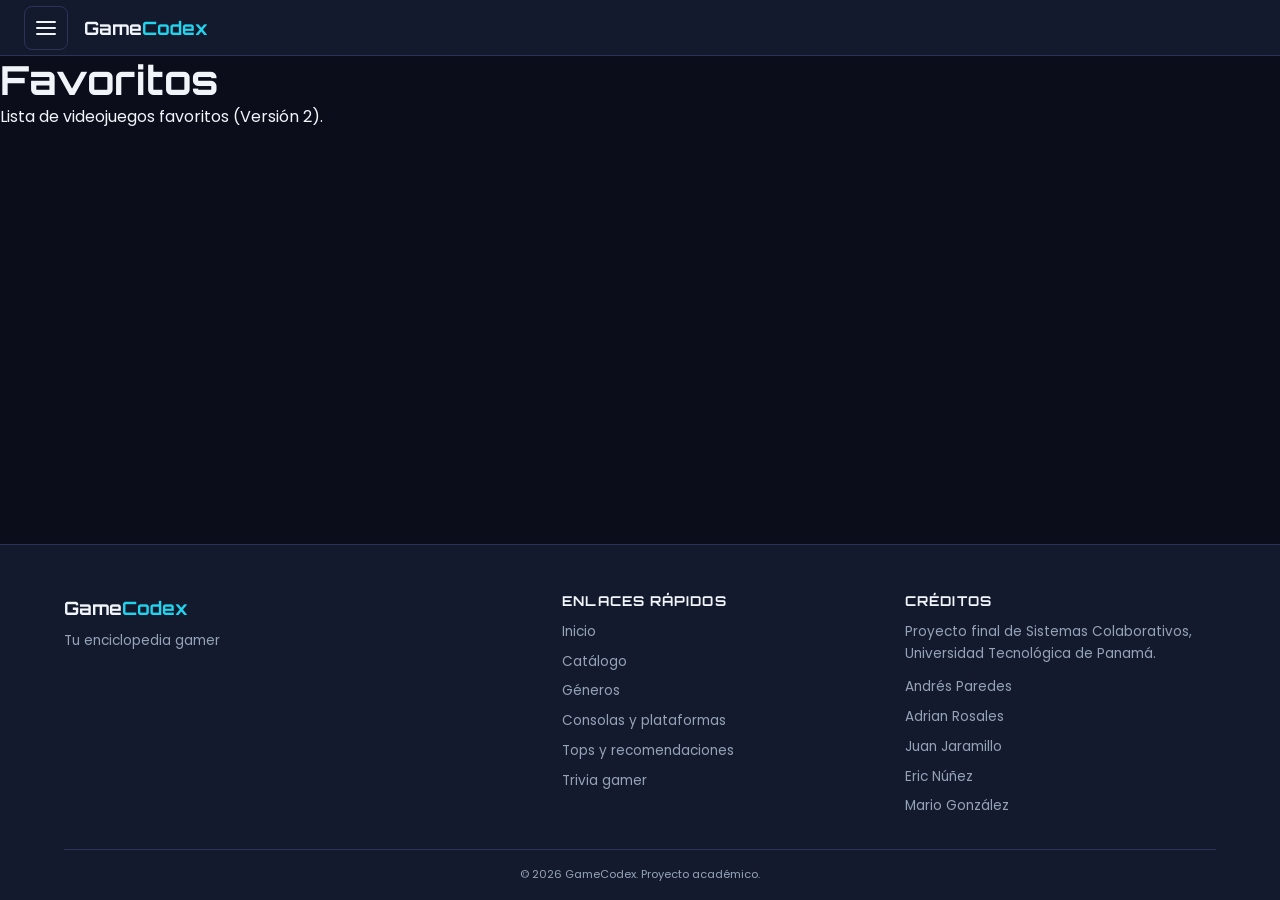
<file: favoritos.html>
<!DOCTYPE html>
<html lang="es">
<head>
    <meta charset="UTF-8">
    <meta name="viewport" content="width=device-width, initial-scale=1.0">
    <title>Favoritos | GameCodex</title>
    <link rel="stylesheet" href="css/variables.css">
    <link rel="stylesheet" href="css/base.css">
    <link rel="stylesheet" href="css/menu.css">
    <!-- Agregar css/favoritos.css cuando se desarrolle esta sección. -->
    <script src="js/menu.js" defer></script>
    <!-- Agregar los scripts de esta sección durante su desarrollo. -->
</head>
<body data-pagina="favoritos">
    <!-- HU-02: aquí se insertará el menú lateral compartido mediante menu.js. -->
    <nav id="menu-lateral" aria-label="Navegación principal"></nav>

    <main id="contenido-principal">
        <header>
            <h1>Favoritos</h1>
            <p>Lista de videojuegos favoritos (Versión 2).</p>
        </header>
        <!-- TODO (HU-12): desarrollar el contenido de esta página. -->
    </main>

    <!-- Pie de página compartido; se completará junto con HU-02. -->
    <footer id="pie-pagina"></footer>
</body>
</html>
</file>
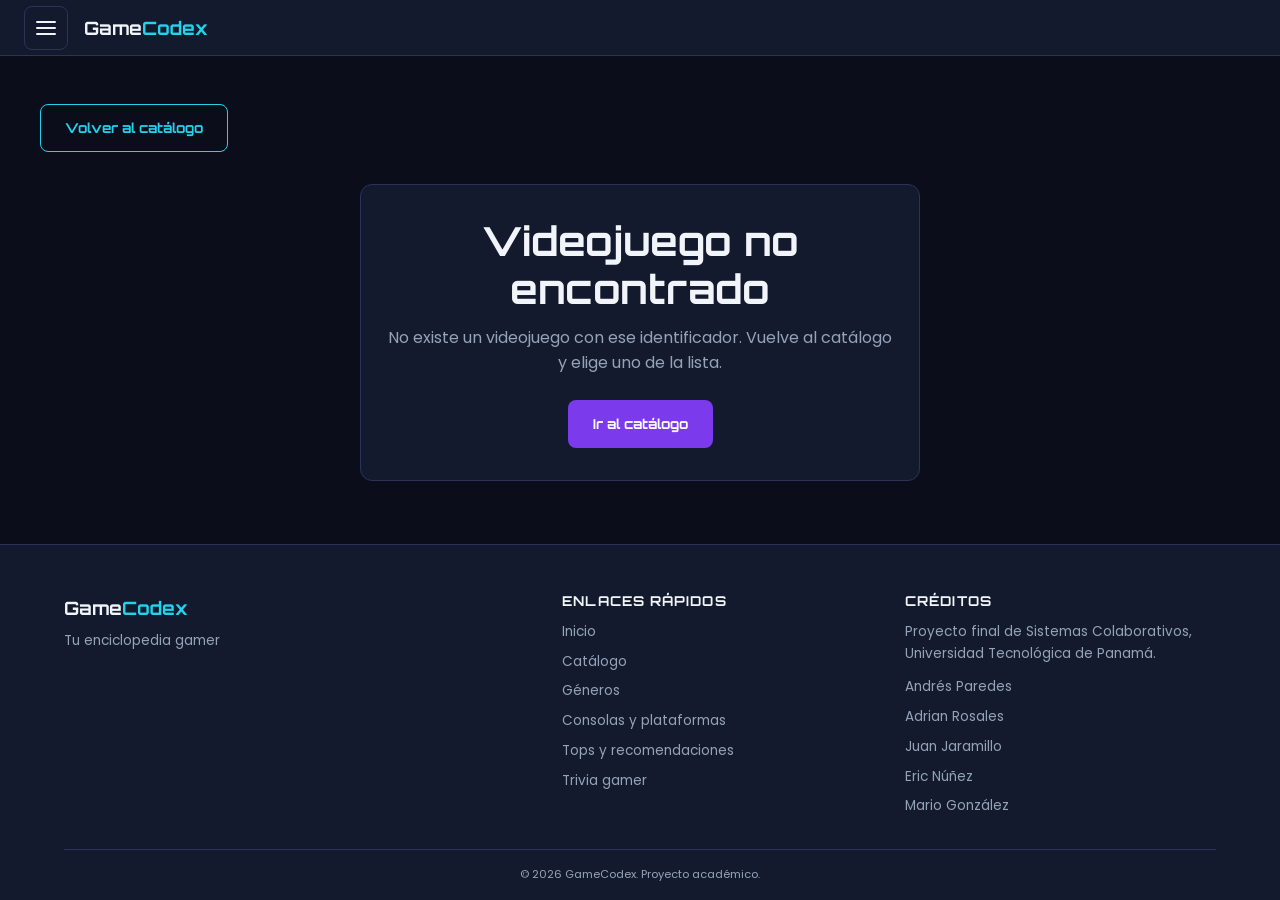
<file: ficha.html>
<!DOCTYPE html>
<html lang="es">
<head>
    <meta charset="UTF-8">
    <meta name="viewport" content="width=device-width, initial-scale=1.0">
    <title>Ficha de videojuego | GameCodex</title>
    <link rel="stylesheet" href="css/variables.css">
    <link rel="stylesheet" href="css/base.css">
    <link rel="stylesheet" href="css/menu.css">
    <link rel="stylesheet" href="css/ficha.css">
    <script src="js/menu.js" defer></script>
    <script src="js/juegos.js" defer></script>
    <script src="js/ficha.js" defer></script>
</head>
<body data-pagina="ficha">
    <!-- HU-02: aquí se insertará el menú lateral compartido mediante menu.js. -->
    <nav id="menu-lateral" aria-label="Navegación principal"></nav>

    <main id="contenido-principal" class="contenido-principal">
        <div class="contenedor seccion">
            <a href="catalogo.html" class="btn btn-secundario ficha-volver">Volver al catálogo</a>

            <!-- HU-09: ficha.js dibuja aquí el videojuego según ?id= de la URL. -->
            <div id="ficha-contenido" aria-live="polite"></div>
        </div>
    </main>

    <!-- Pie de página compartido; se completará junto con HU-02. -->
    <footer id="pie-pagina"></footer>
</body>
</html>
</file>
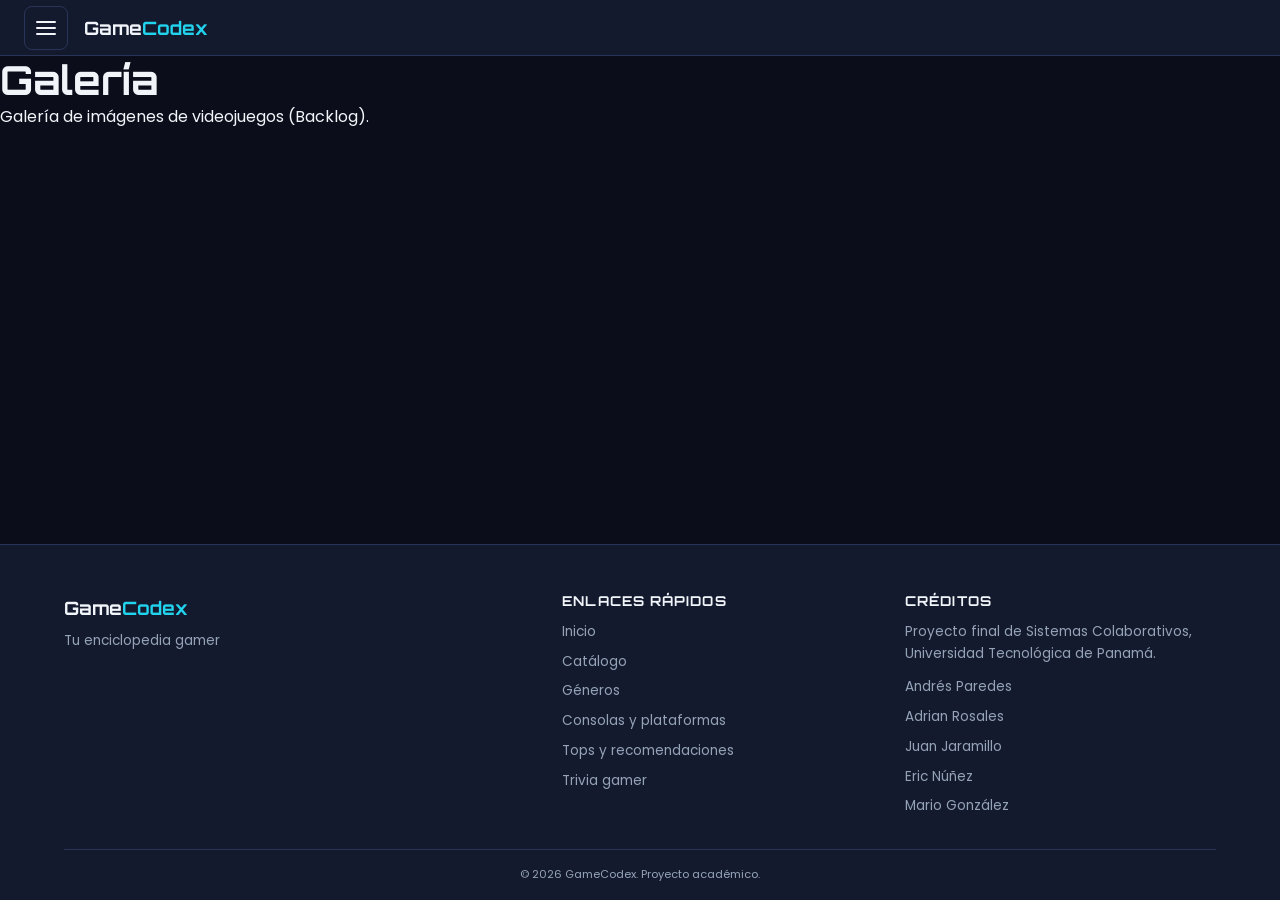
<file: galeria.html>
<!DOCTYPE html>
<html lang="es">
<head>
    <meta charset="UTF-8">
    <meta name="viewport" content="width=device-width, initial-scale=1.0">
    <title>Galería | GameCodex</title>
    <link rel="stylesheet" href="css/variables.css">
    <link rel="stylesheet" href="css/base.css">
    <link rel="stylesheet" href="css/menu.css">
    <!-- Agregar css/galeria.css cuando se desarrolle esta sección. -->
    <script src="js/menu.js" defer></script>
    <!-- Agregar los scripts de esta sección durante su desarrollo. -->
</head>
<body data-pagina="galeria">
    <!-- HU-02: aquí se insertará el menú lateral compartido mediante menu.js. -->
    <nav id="menu-lateral" aria-label="Navegación principal"></nav>

    <main id="contenido-principal">
        <header>
            <h1>Galería</h1>
            <p>Galería de imágenes de videojuegos (Backlog).</p>
        </header>
        <!-- TODO (HU-10): desarrollar el contenido de esta página. -->
    </main>

    <!-- Pie de página compartido; se completará junto con HU-02. -->
    <footer id="pie-pagina"></footer>
</body>
</html>
</file>
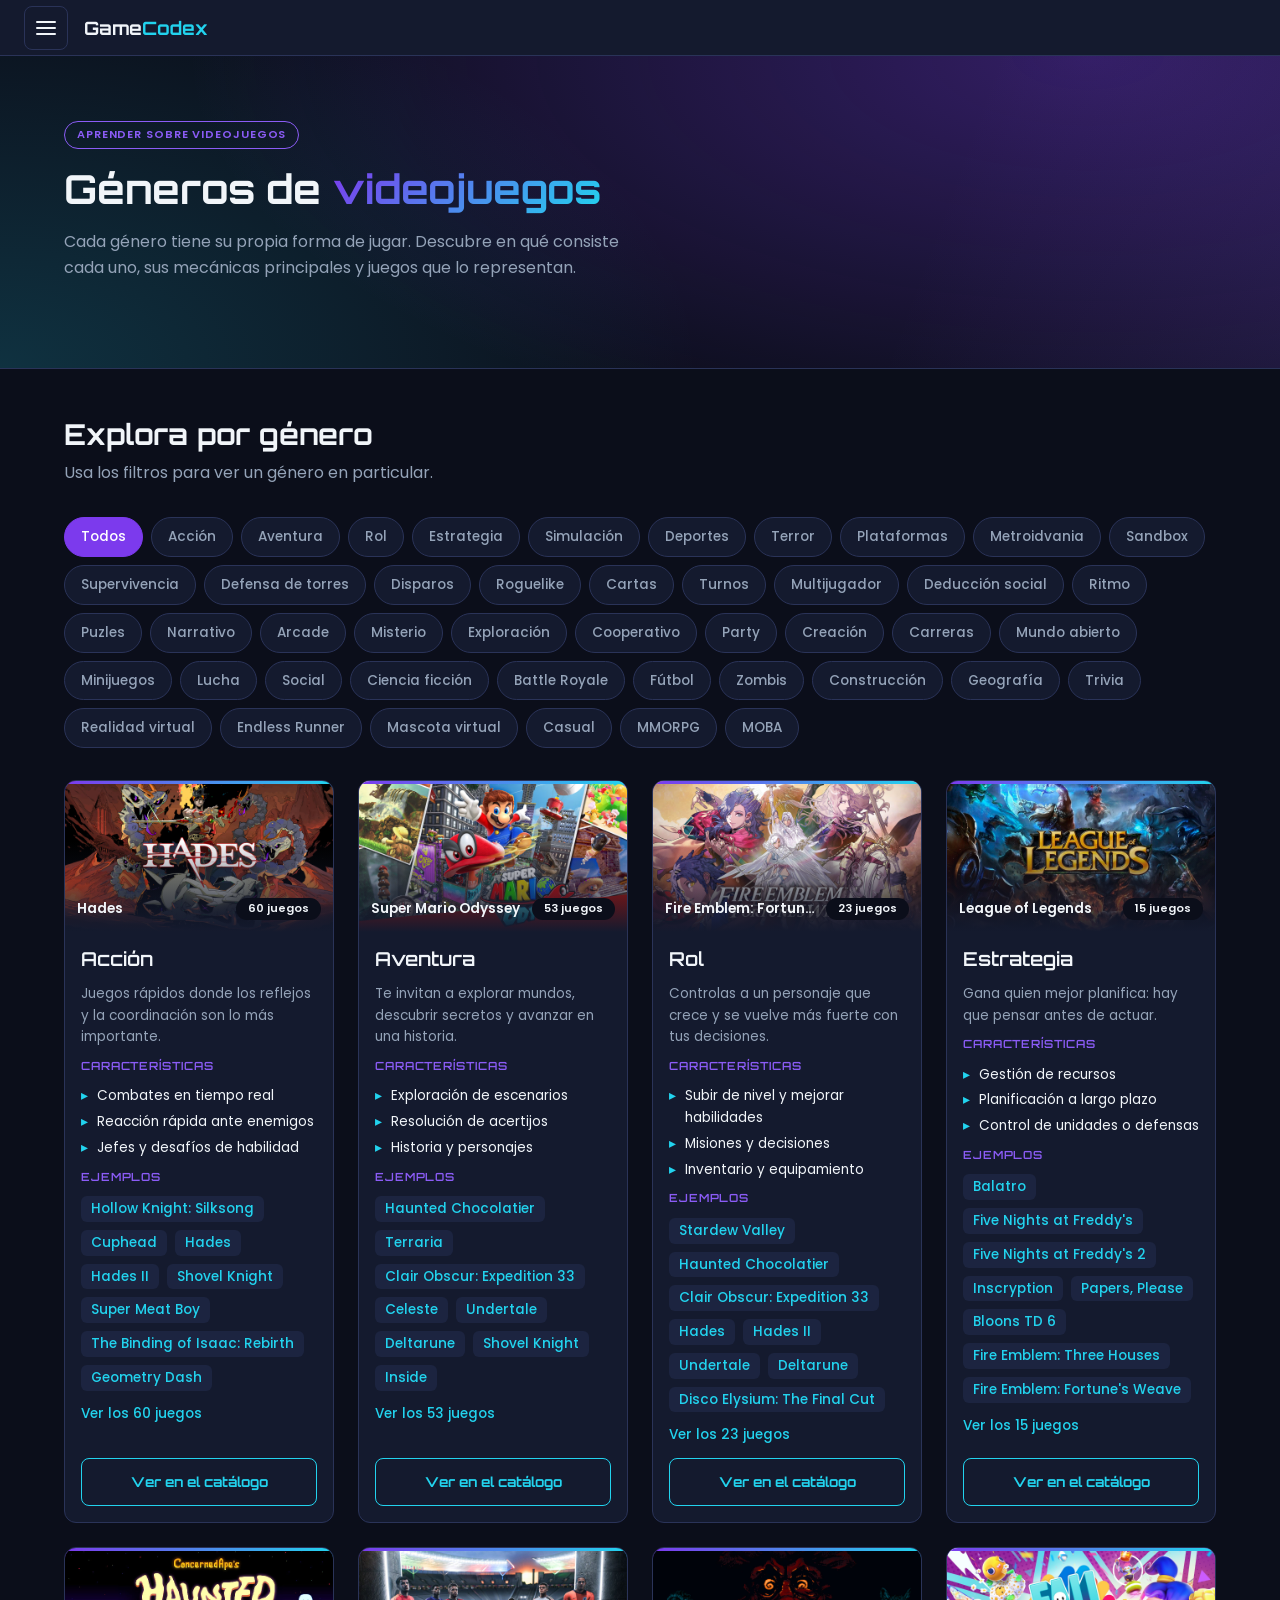
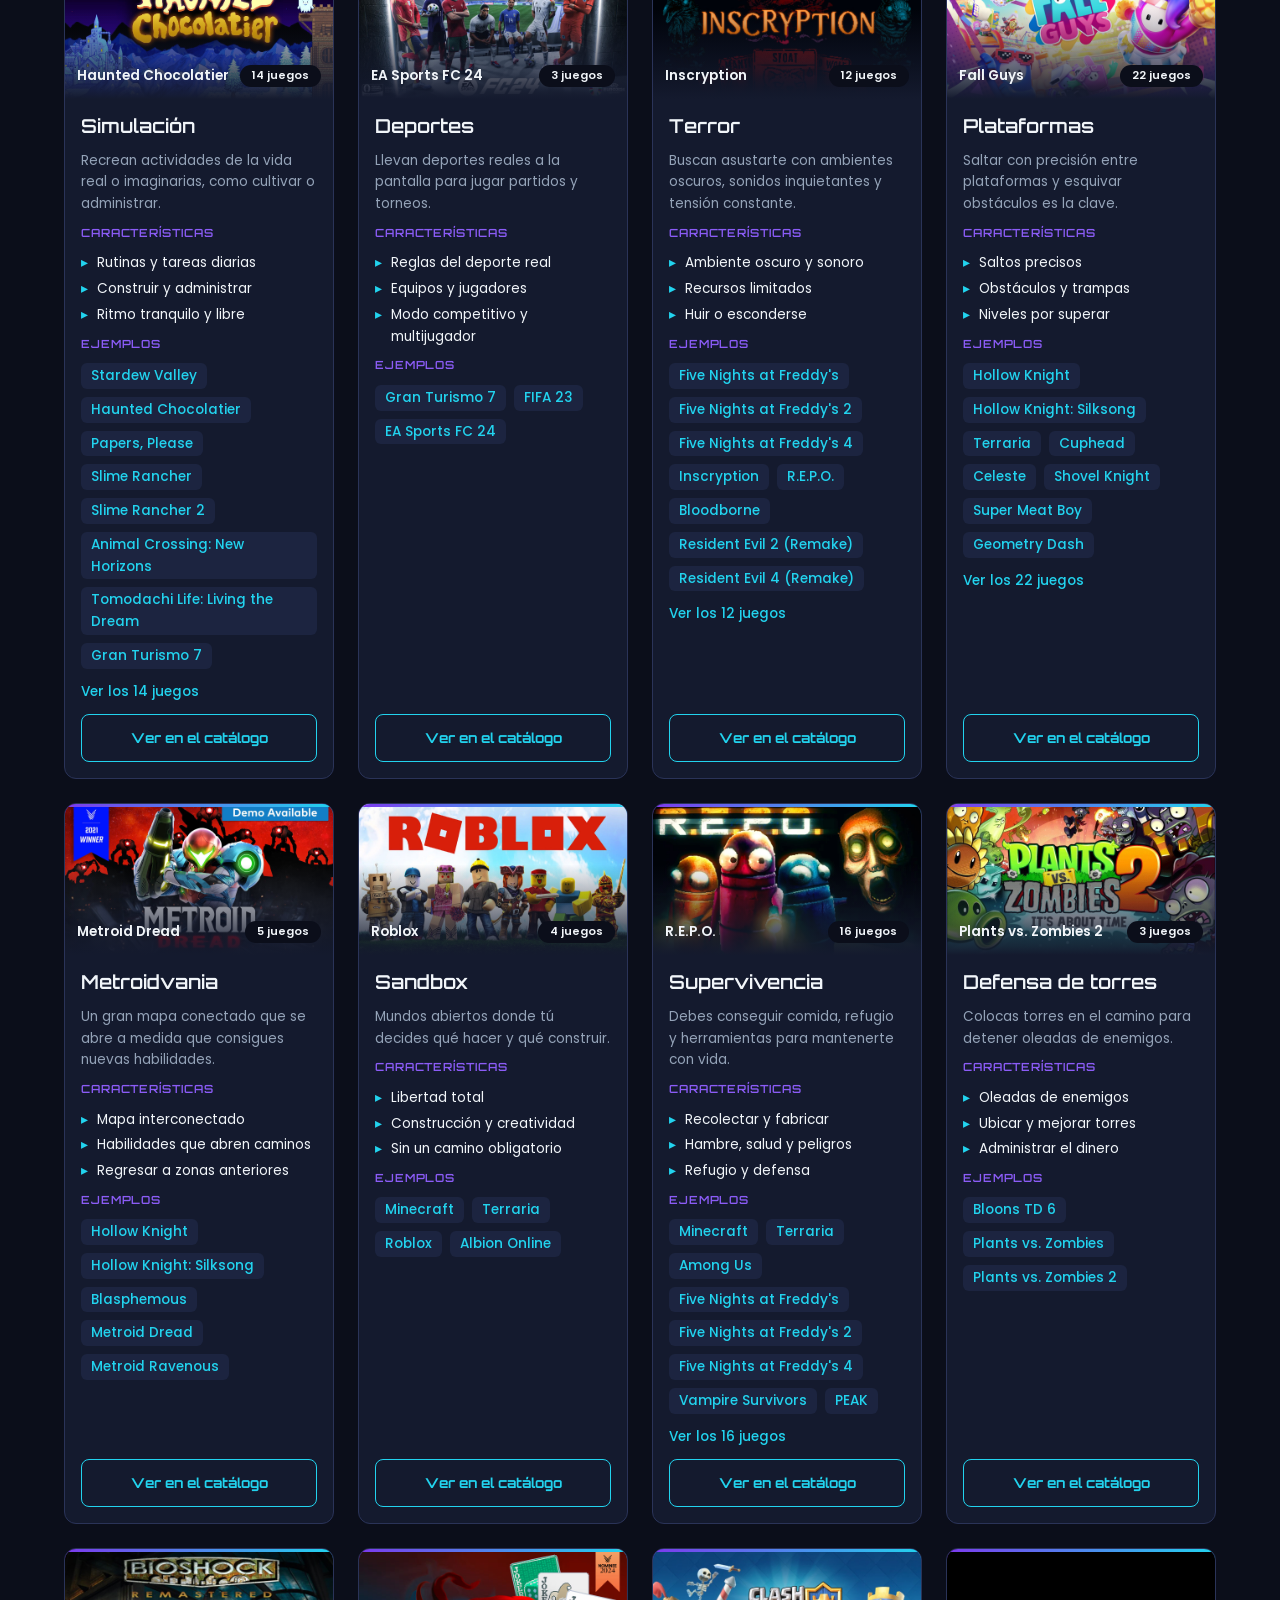
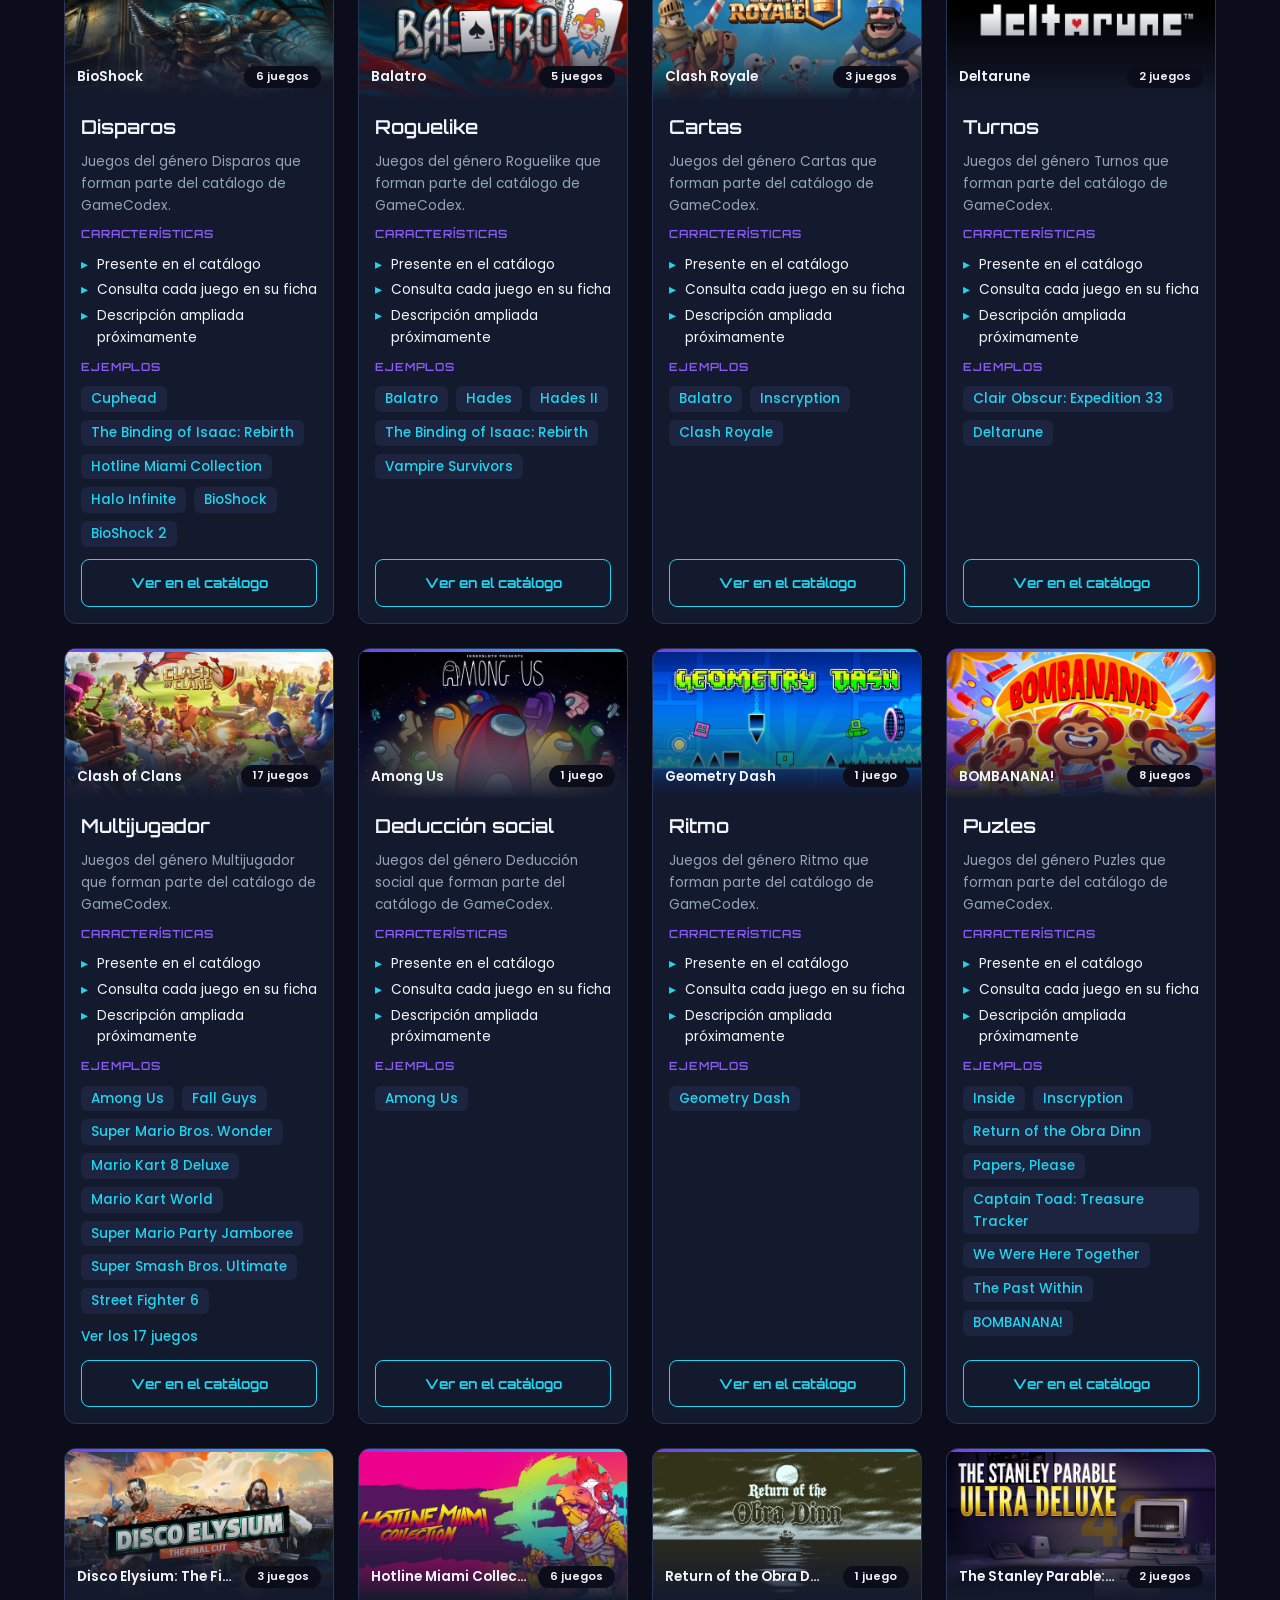
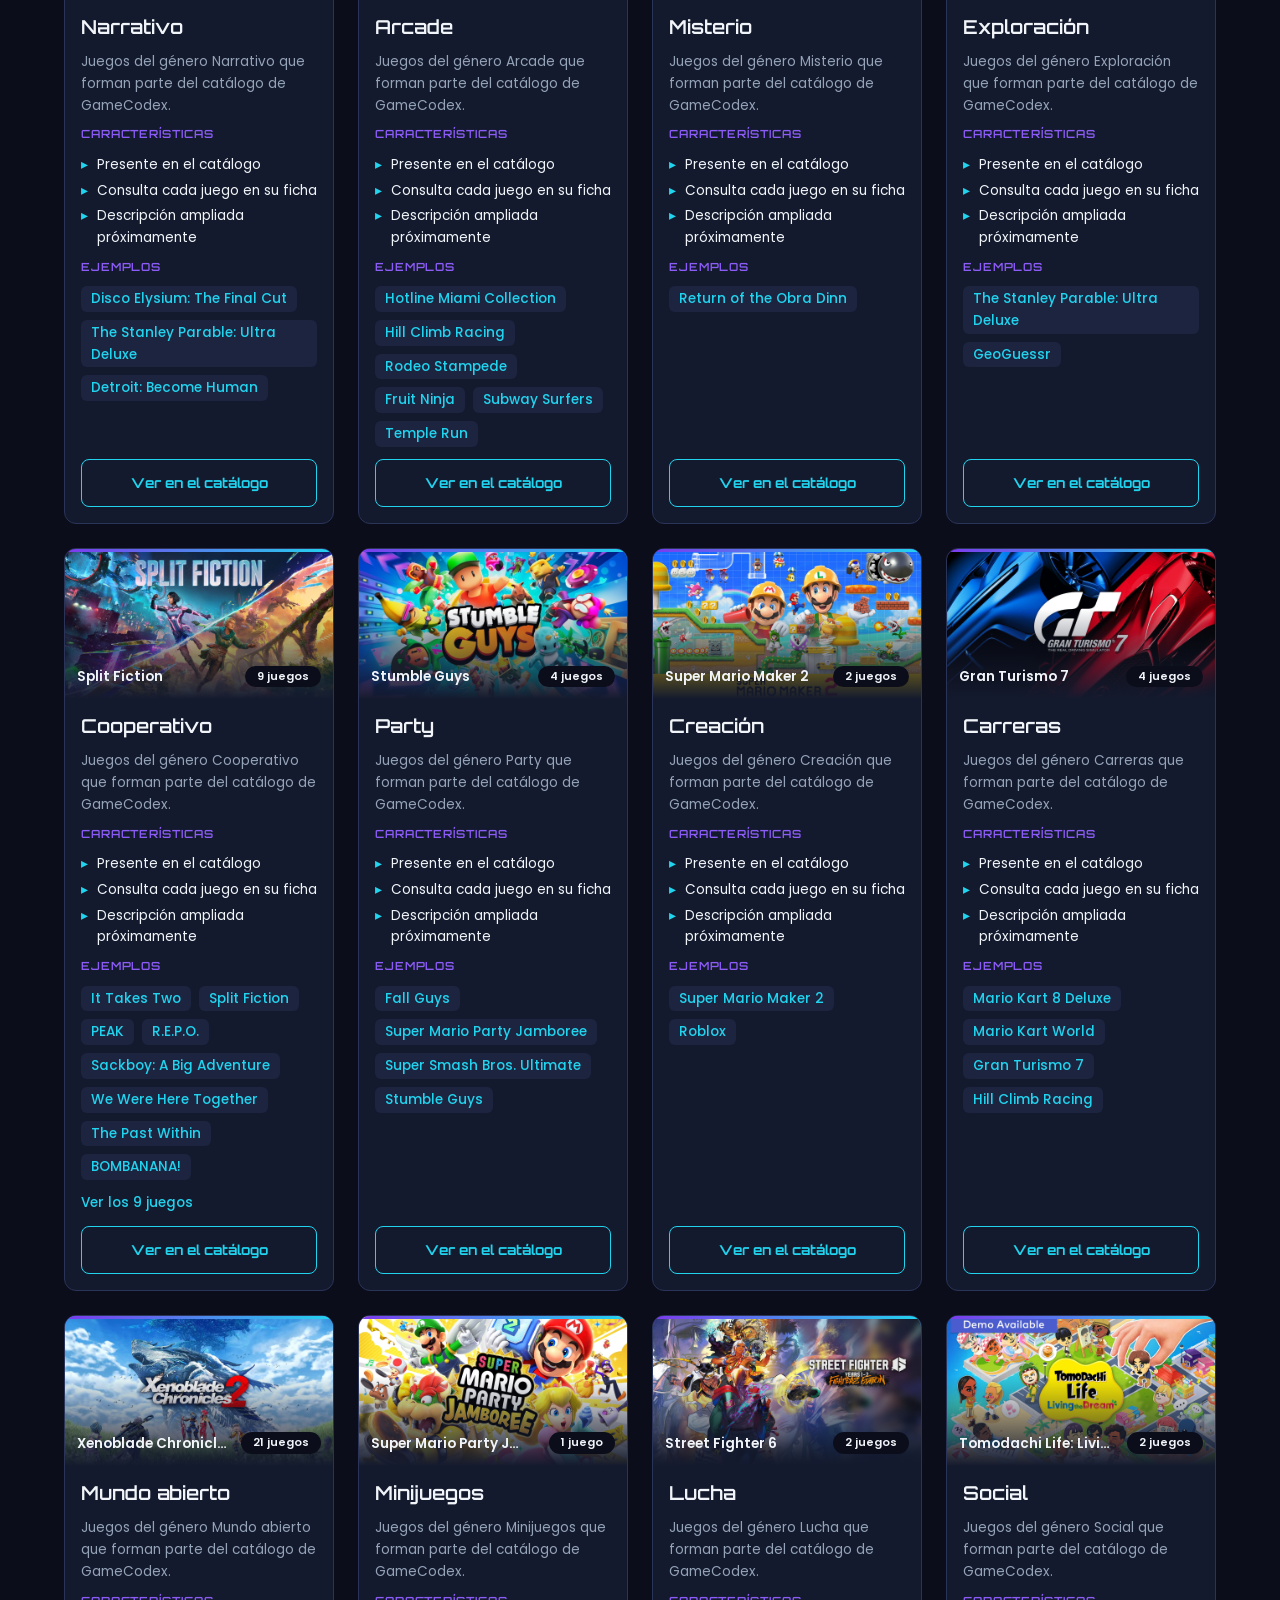
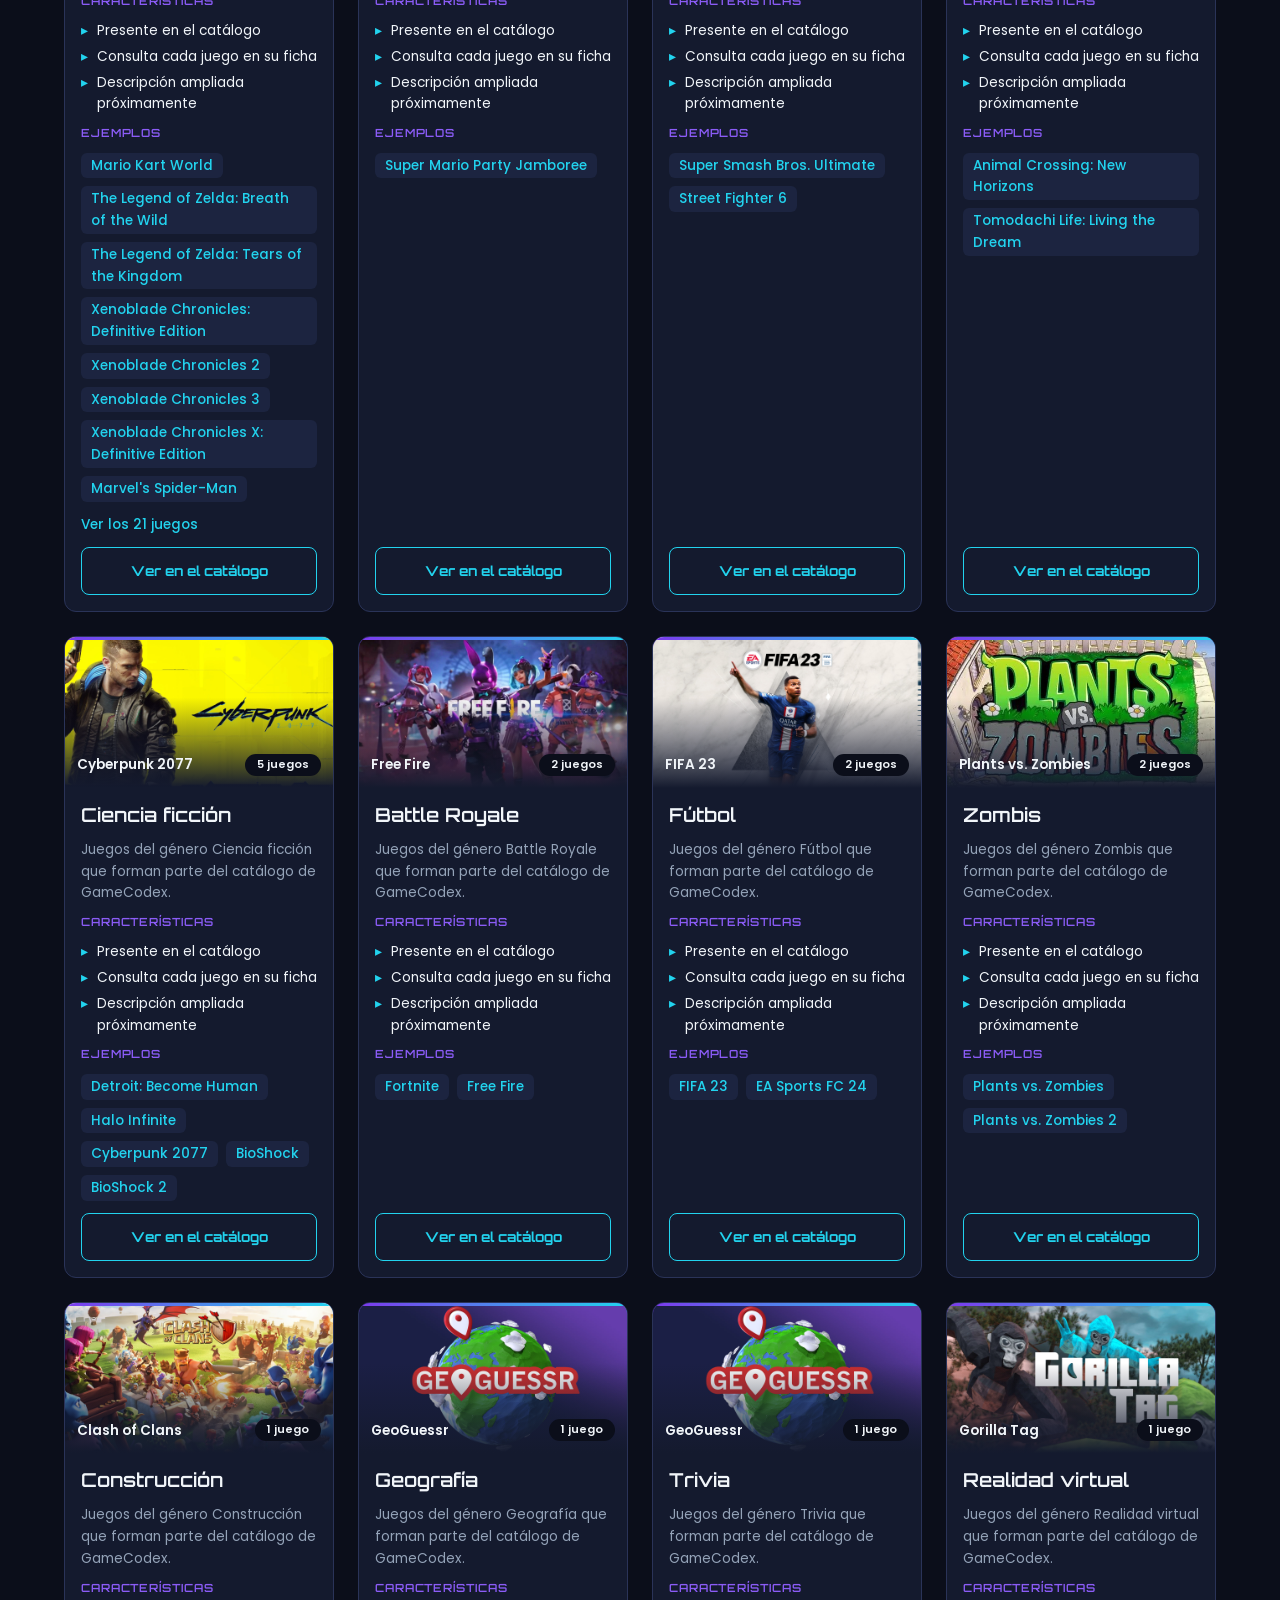
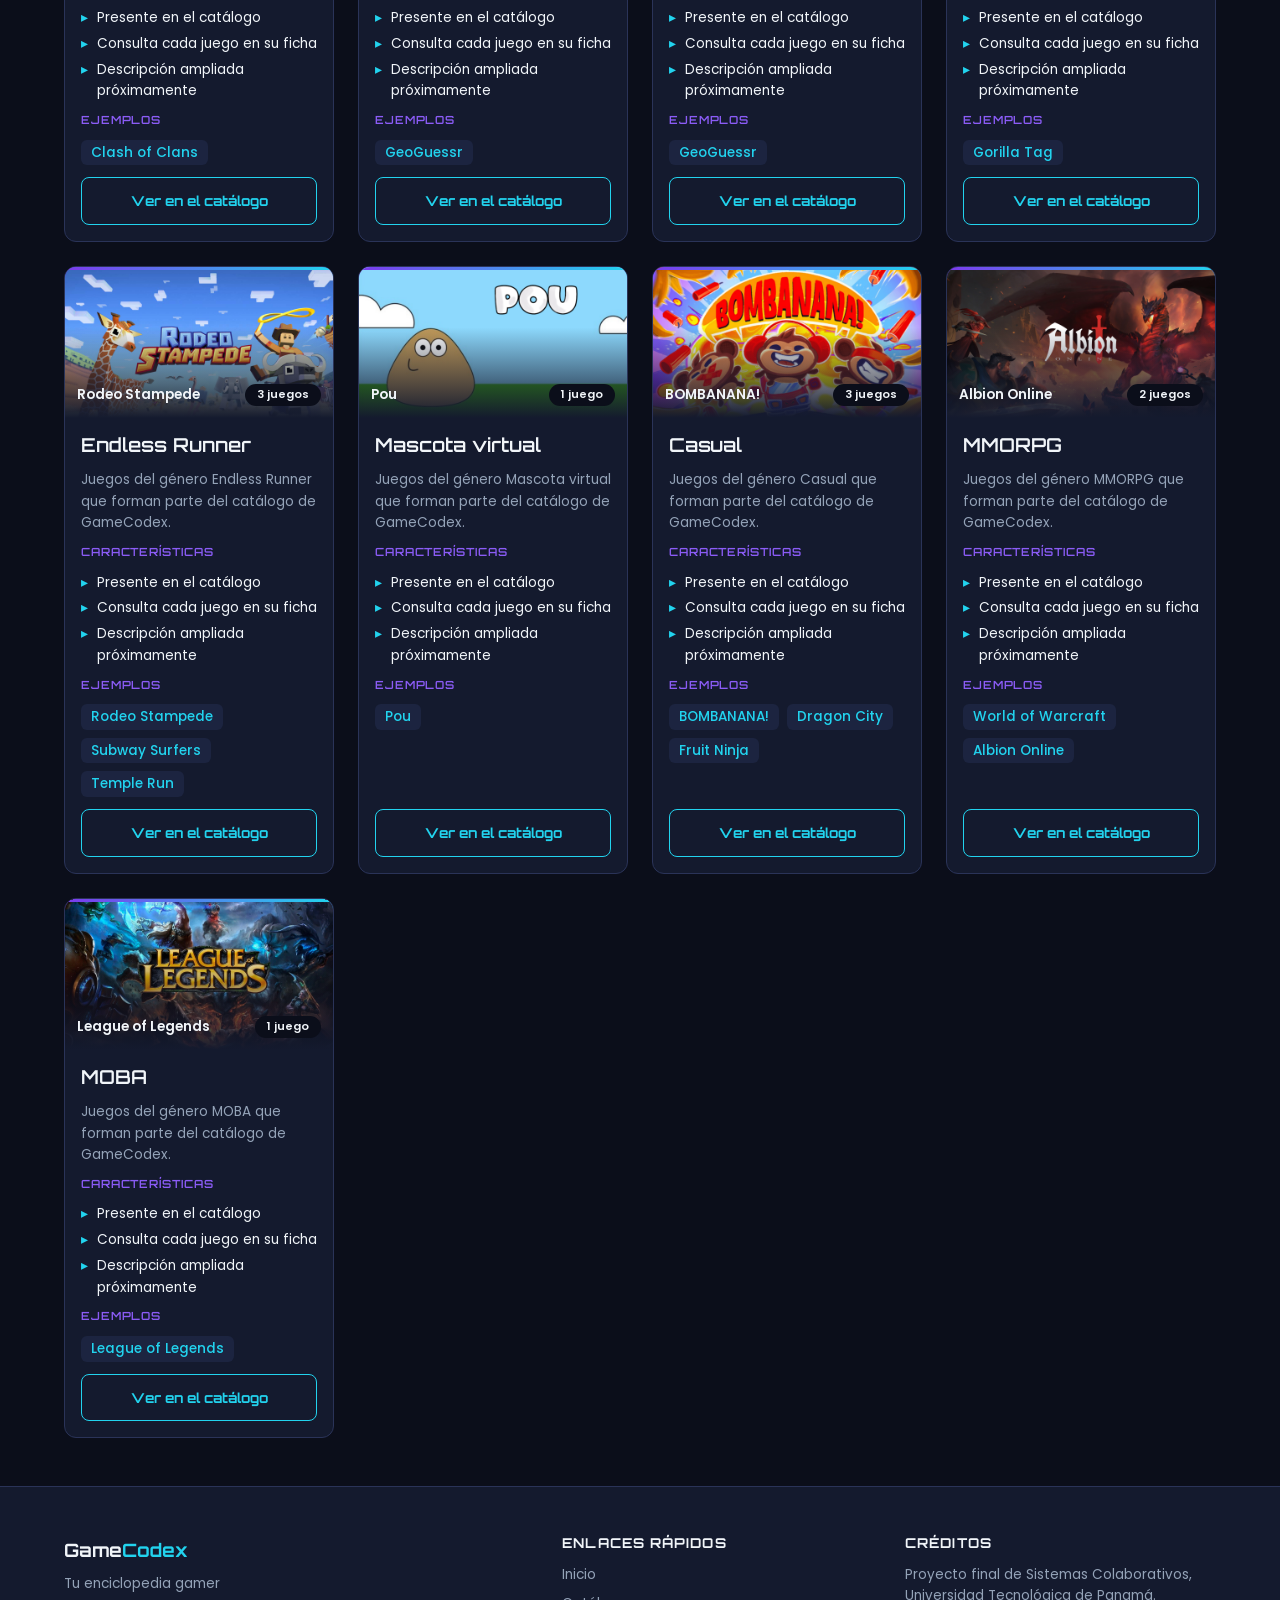
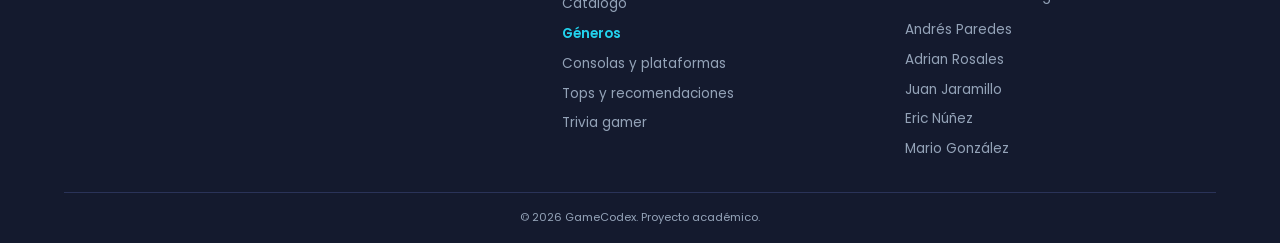
<file: generos.html>
<!DOCTYPE html>
<html lang="es">
<head>
    <meta charset="UTF-8">
    <meta name="viewport" content="width=device-width, initial-scale=1.0">
    <title>Géneros de videojuegos | GameCodex</title>
    <meta name="description" content="Conoce los principales géneros de videojuegos: sus características, mecánicas y ejemplos del catálogo de GameCodex.">
    <link rel="stylesheet" href="css/variables.css">
    <link rel="stylesheet" href="css/base.css">
    <link rel="stylesheet" href="css/menu.css">
    <link rel="stylesheet" href="css/generos.css">
    <script src="js/menu.js" defer></script>
    <script src="js/juegos.js" defer></script>
    <script src="js/generos.js" defer></script>
</head>
<body data-pagina="generos">
    <!-- HU-02: aquí se insertará el menú lateral compartido mediante menu.js. -->
    <nav id="menu-lateral" aria-label="Navegación principal"></nav>

    <main id="contenido-principal" class="contenido-principal">
        <!-- HU-13: encabezado de la página -->
        <header class="hero generos-hero">
            <div class="contenedor">
                <span class="generos-epica">Aprender sobre videojuegos</span>
                <h1>Géneros de <span class="texto-degradado">videojuegos</span></h1>
                <p>Cada género tiene su propia forma de jugar. Descubre en qué consiste cada uno, sus mecánicas principales y juegos que lo representan.</p>
            </div>
        </header>

        <section class="seccion" aria-labelledby="titulo-generos">
            <div class="contenedor">
                <div class="encabezado-seccion">
                    <h2 id="titulo-generos">Explora por género</h2>
                    <p>Usa los filtros para ver un género en particular.</p>
                </div>

                <!-- Filtros: generos.js crea un chip por género -->
                <div id="generos-filtros" class="chips generos-filtros" role="group" aria-label="Filtrar géneros"></div>

                <!-- Mensaje para lectores de pantalla al filtrar -->
                <p id="generos-estado" class="sr-only" aria-live="polite"></p>

                <!-- Tarjetas: generos.js dibuja aquí cada género -->
                <div id="generos-lista" class="cuadricula generos-lista"></div>
            </div>
        </section>
    </main>

    <!-- Pie de página compartido; se completará junto con HU-02. -->
    <footer id="pie-pagina"></footer>
</body>
</html>
</file>
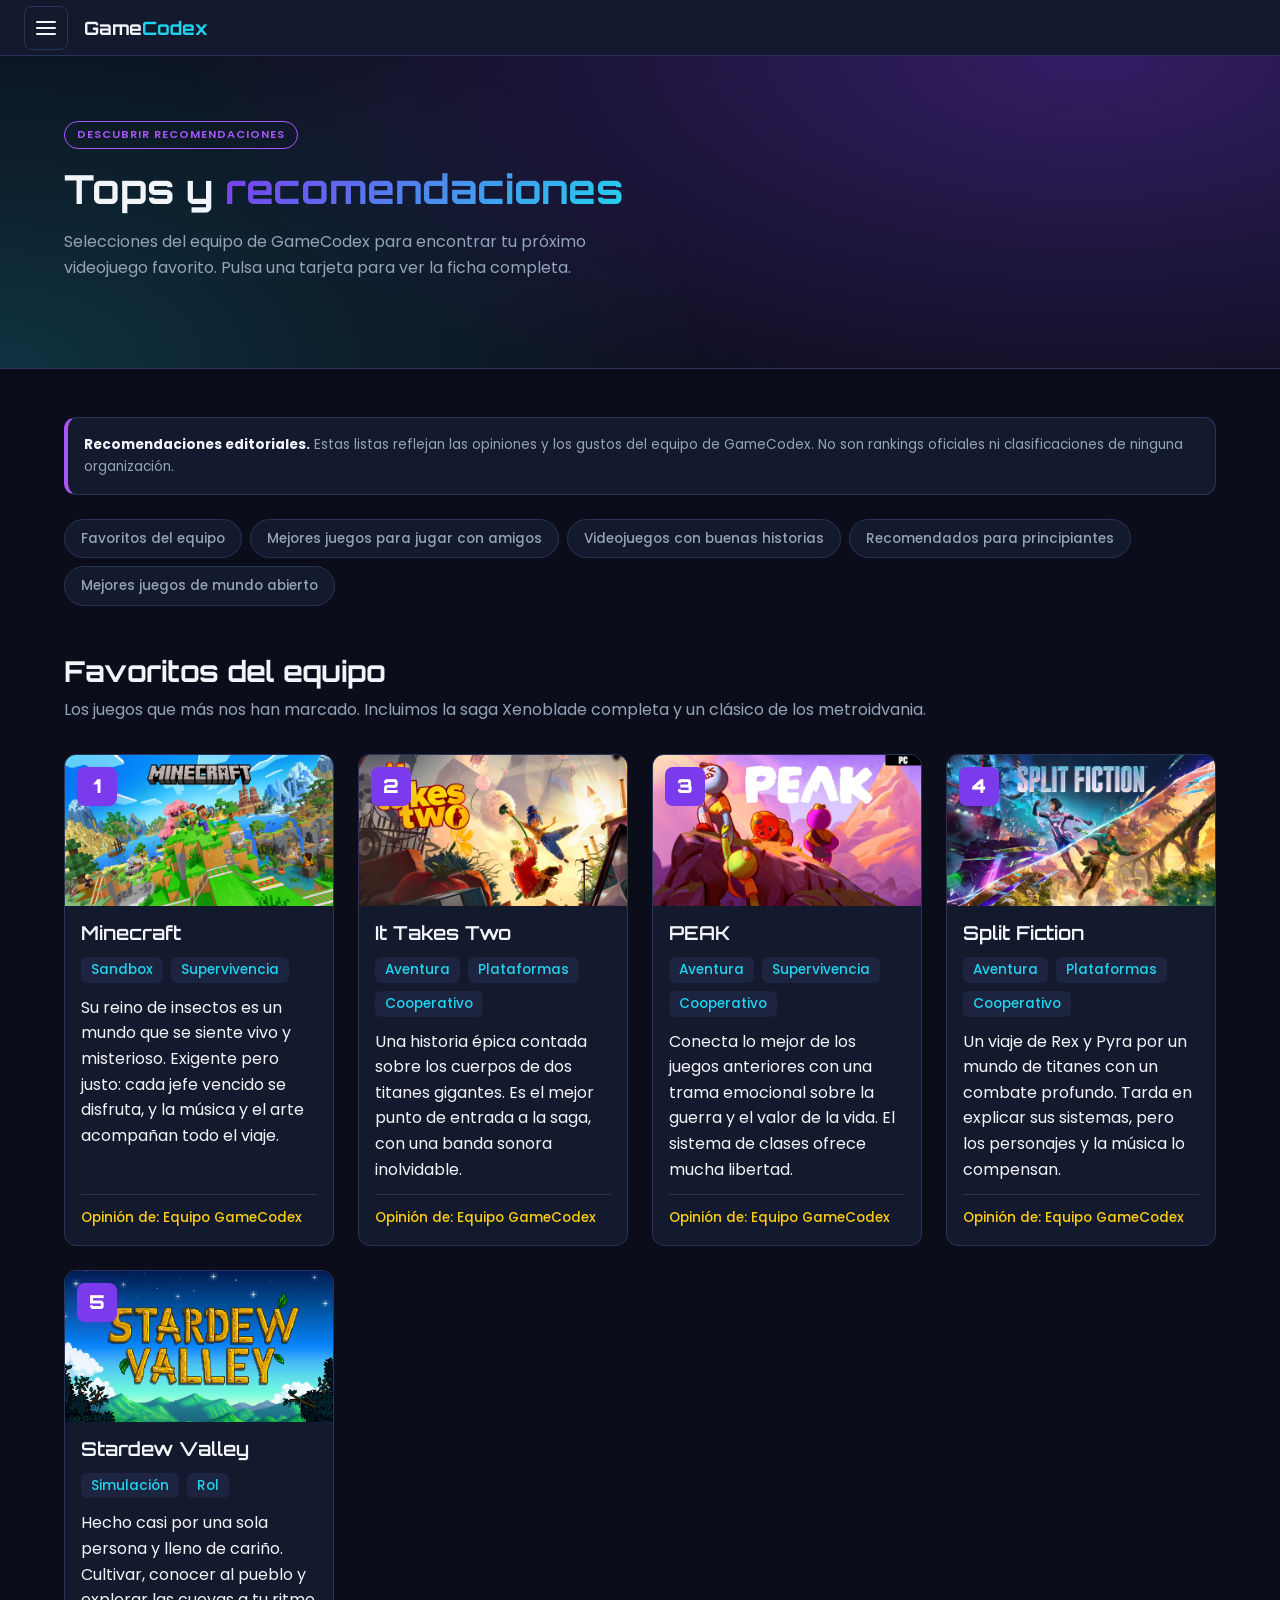
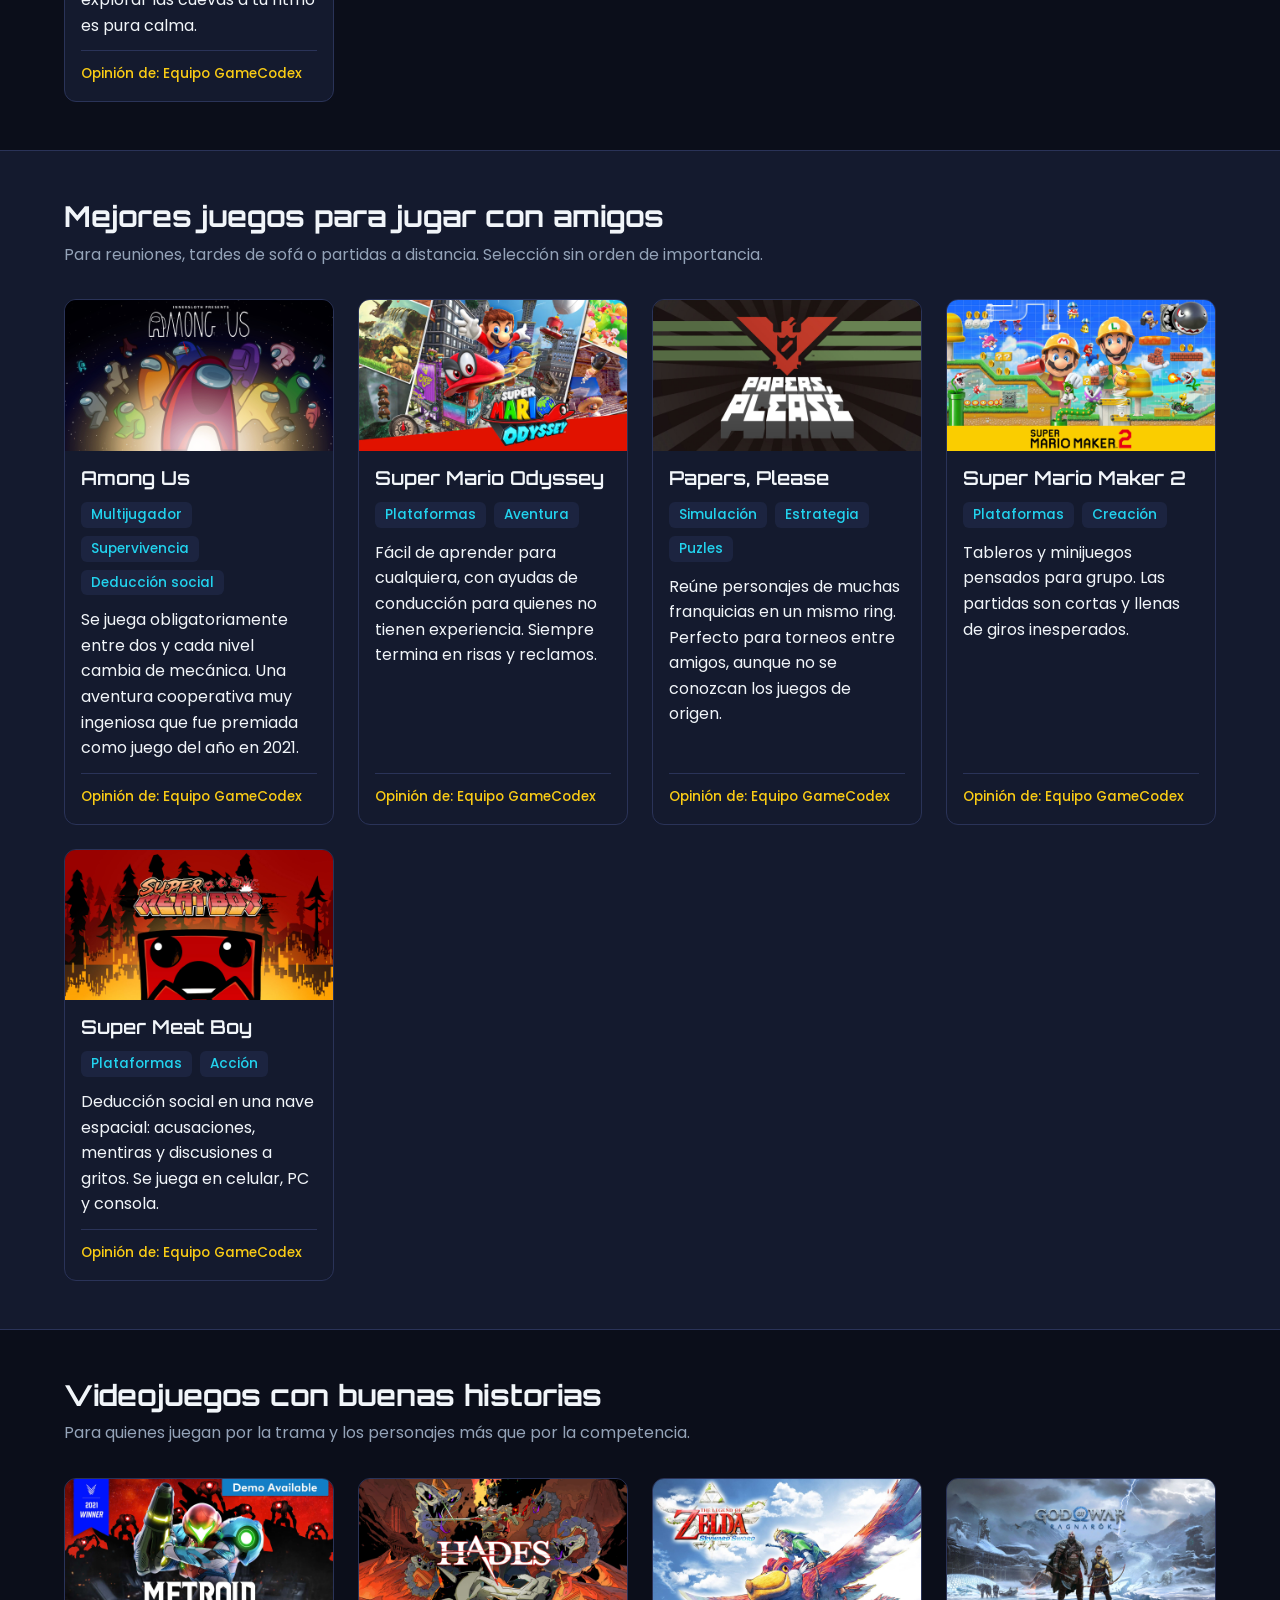
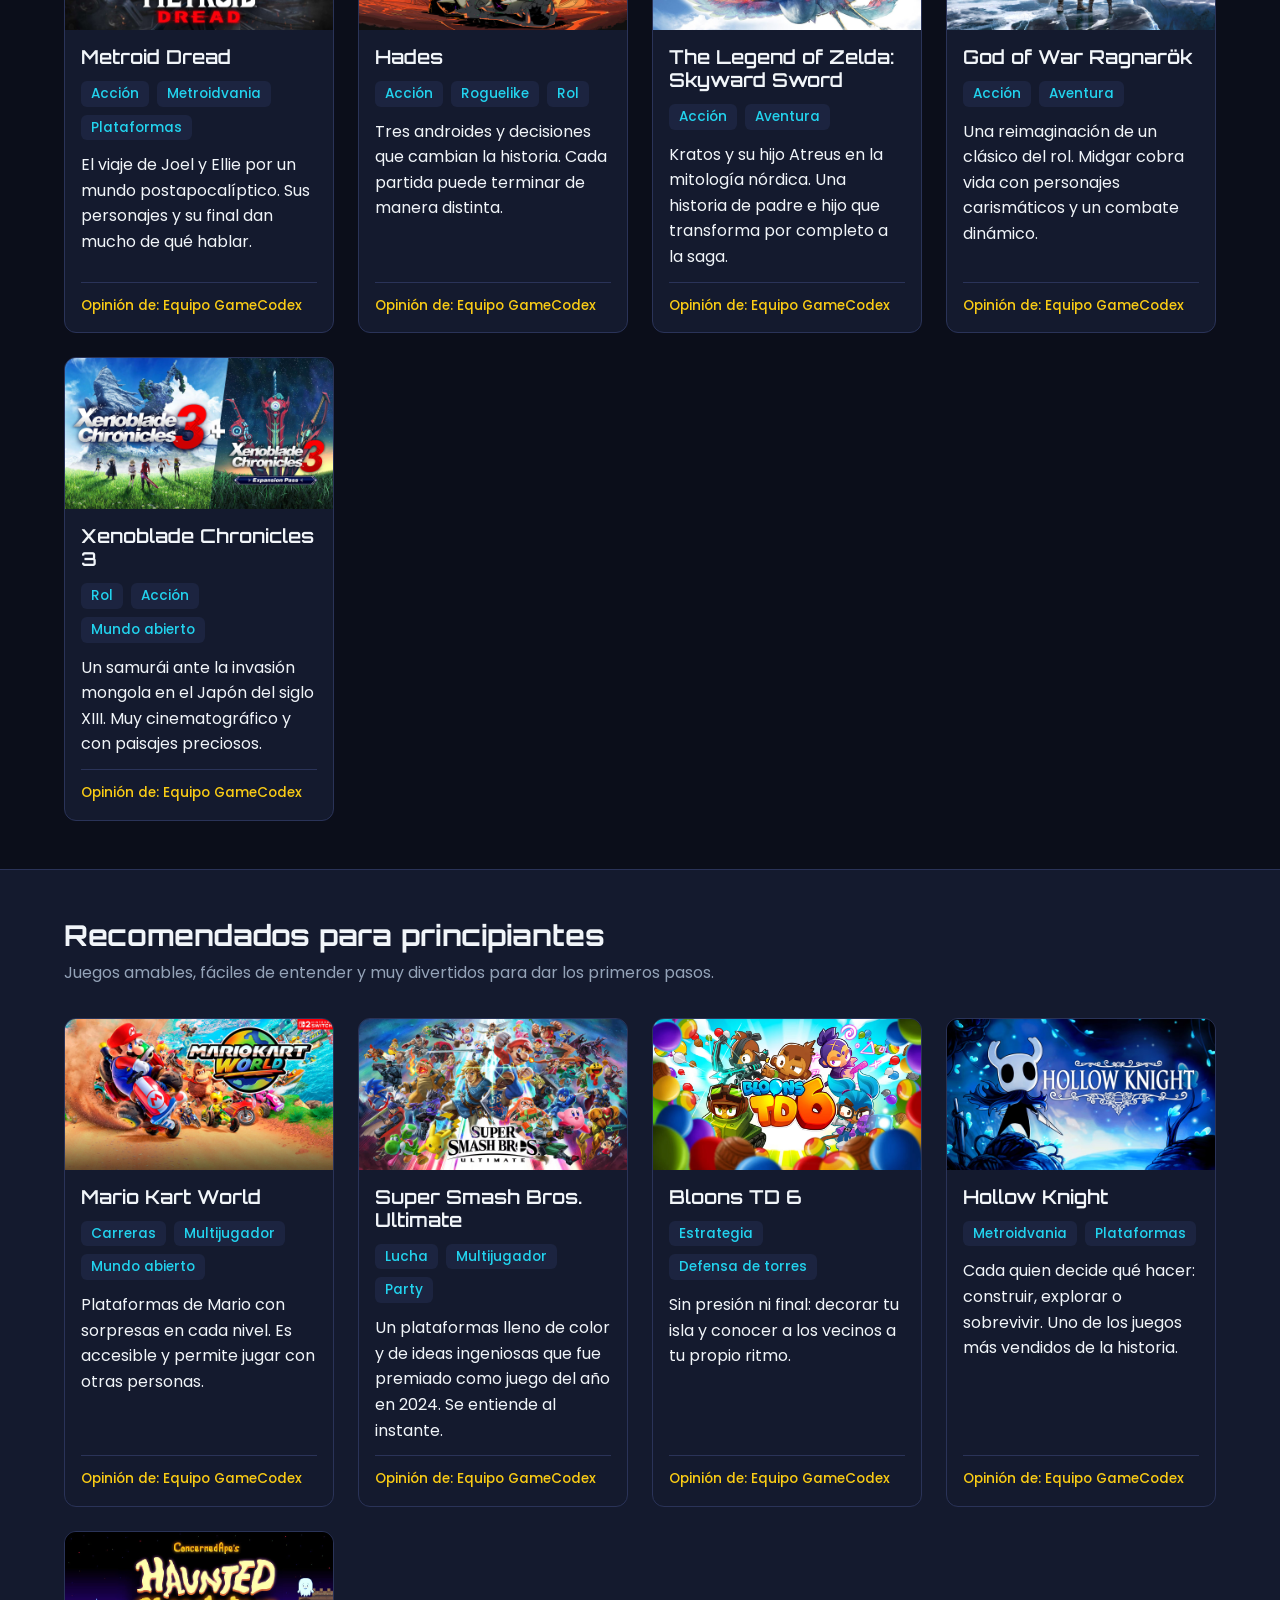
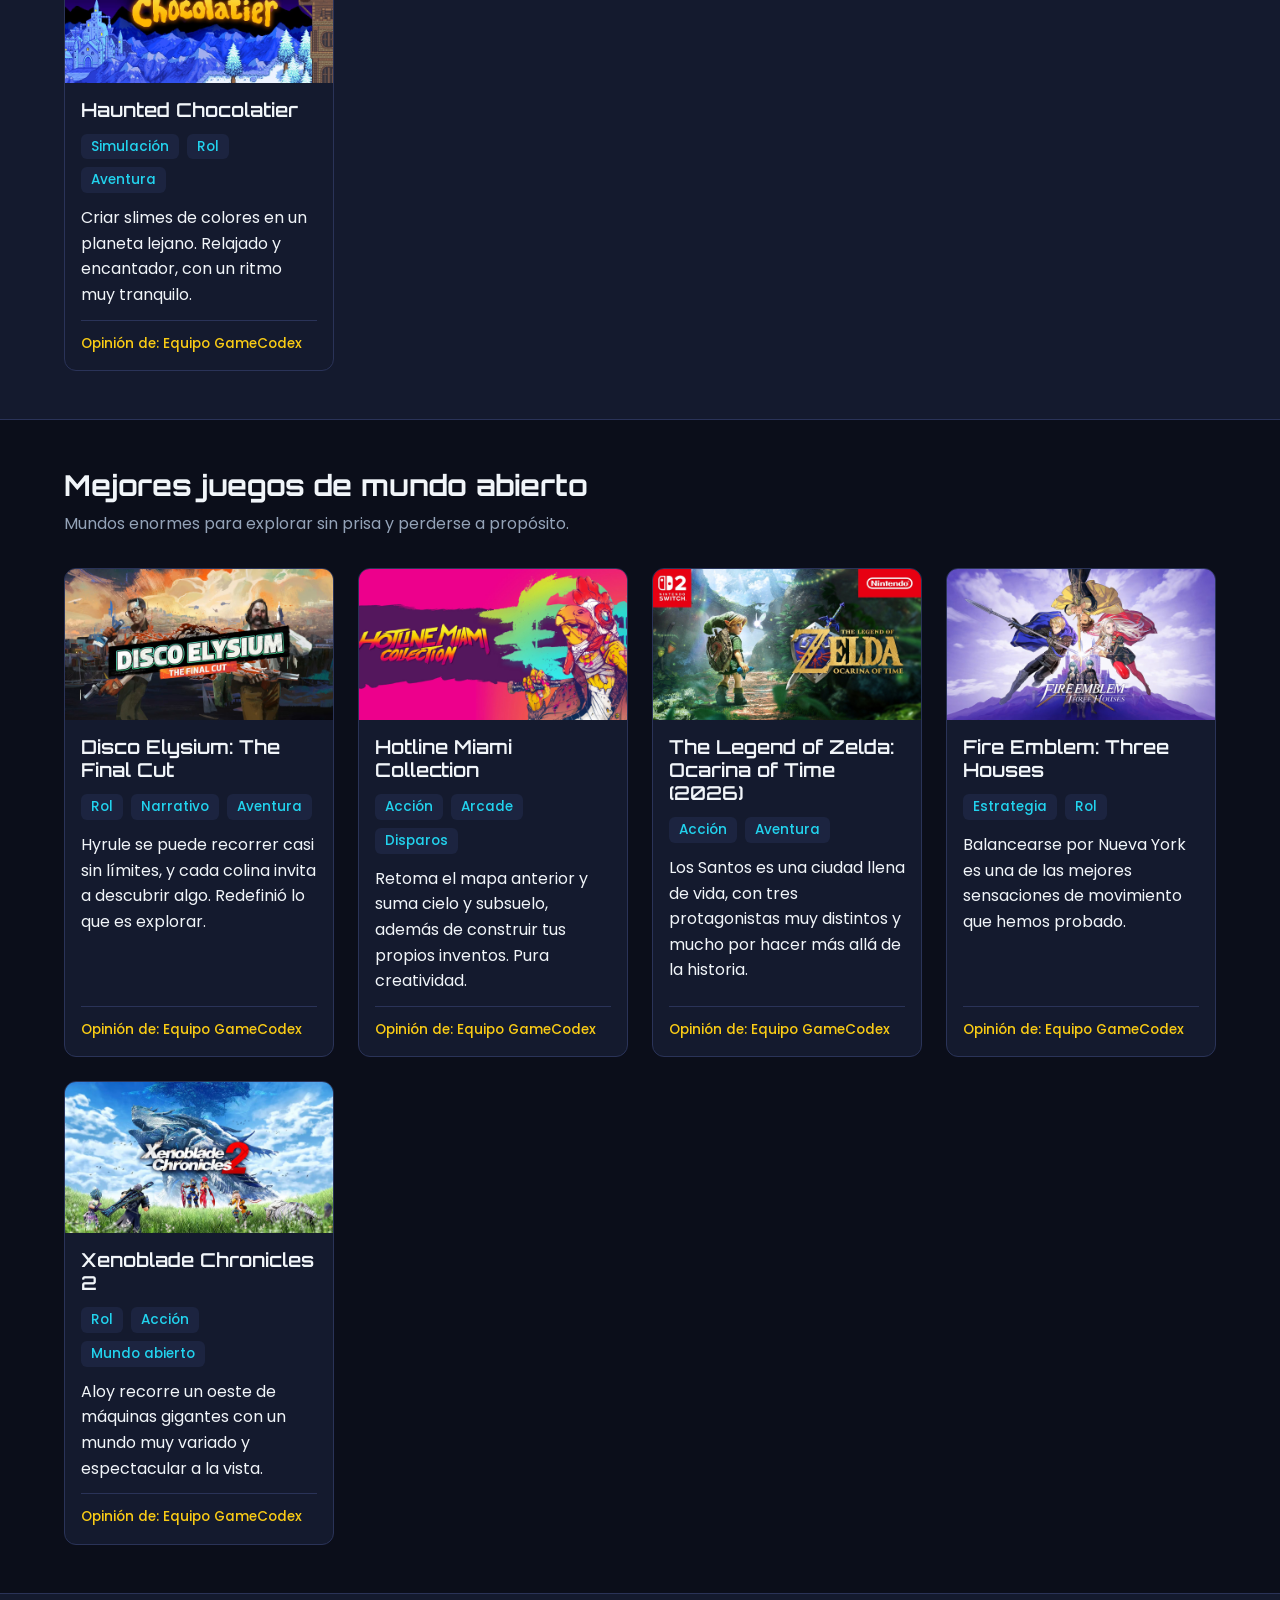
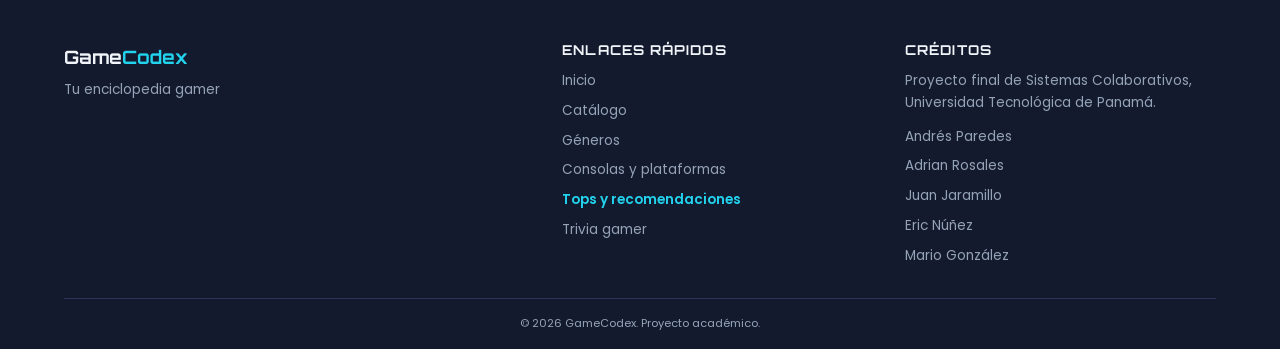
<file: recomendaciones.html>
<!DOCTYPE html>
<html lang="es">
<head>
    <meta charset="UTF-8">
    <meta name="viewport" content="width=device-width, initial-scale=1.0">
    <meta name="description" content="Tops y recomendaciones editoriales del equipo de GameCodex: favoritos, juegos para jugar con amigos, buenas historias y más.">
    <title>Tops y recomendaciones | GameCodex</title>
    <link rel="stylesheet" href="css/variables.css">
    <link rel="stylesheet" href="css/base.css">
    <link rel="stylesheet" href="css/menu.css">
    <link rel="stylesheet" href="css/recomendaciones.css">
    <script src="js/menu.js" defer></script>
    <script src="js/juegos.js" defer></script>
    <script src="js/recomendaciones-datos.js" defer></script>
    <script src="js/recomendaciones.js" defer></script>
</head>
<body data-pagina="recomendaciones">
    <!-- HU-02: aquí se insertará el menú lateral compartido mediante menu.js. -->
    <nav id="menu-lateral" aria-label="Navegación principal"></nav>

    <main id="contenido-principal" class="contenido-principal">
        <!-- HU-16: encabezado de la página -->
        <header class="hero reco-hero">
            <div class="contenedor">
                <span class="reco-epica">Descubrir recomendaciones</span>
                <h1>Tops y <span class="texto-degradado">recomendaciones</span></h1>
                <p>Selecciones del equipo de GameCodex para encontrar tu próximo videojuego favorito. Pulsa una tarjeta para ver la ficha completa.</p>
            </div>
        </header>

        <section class="seccion reco-intro" aria-label="Sobre estas recomendaciones">
            <div class="contenedor">
                <aside class="reco-aviso">
                    <p><strong>Recomendaciones editoriales.</strong> Estas listas reflejan las opiniones y los gustos del equipo de GameCodex. No son rankings oficiales ni clasificaciones de ninguna organización.</p>
                </aside>

                <!-- Chips de acceso rápido: recomendaciones.js los dibuja aquí -->
                <nav id="reco-nav" aria-label="Categorías de recomendaciones"></nav>
            </div>
        </section>

        <!-- Secciones de cada top: recomendaciones.js las dibuja aquí -->
        <div id="reco-lista" aria-live="polite"></div>
    </main>

    <!-- Pie de página compartido; se completará junto con HU-02. -->
    <footer id="pie-pagina"></footer>
</body>
</html>
</file>
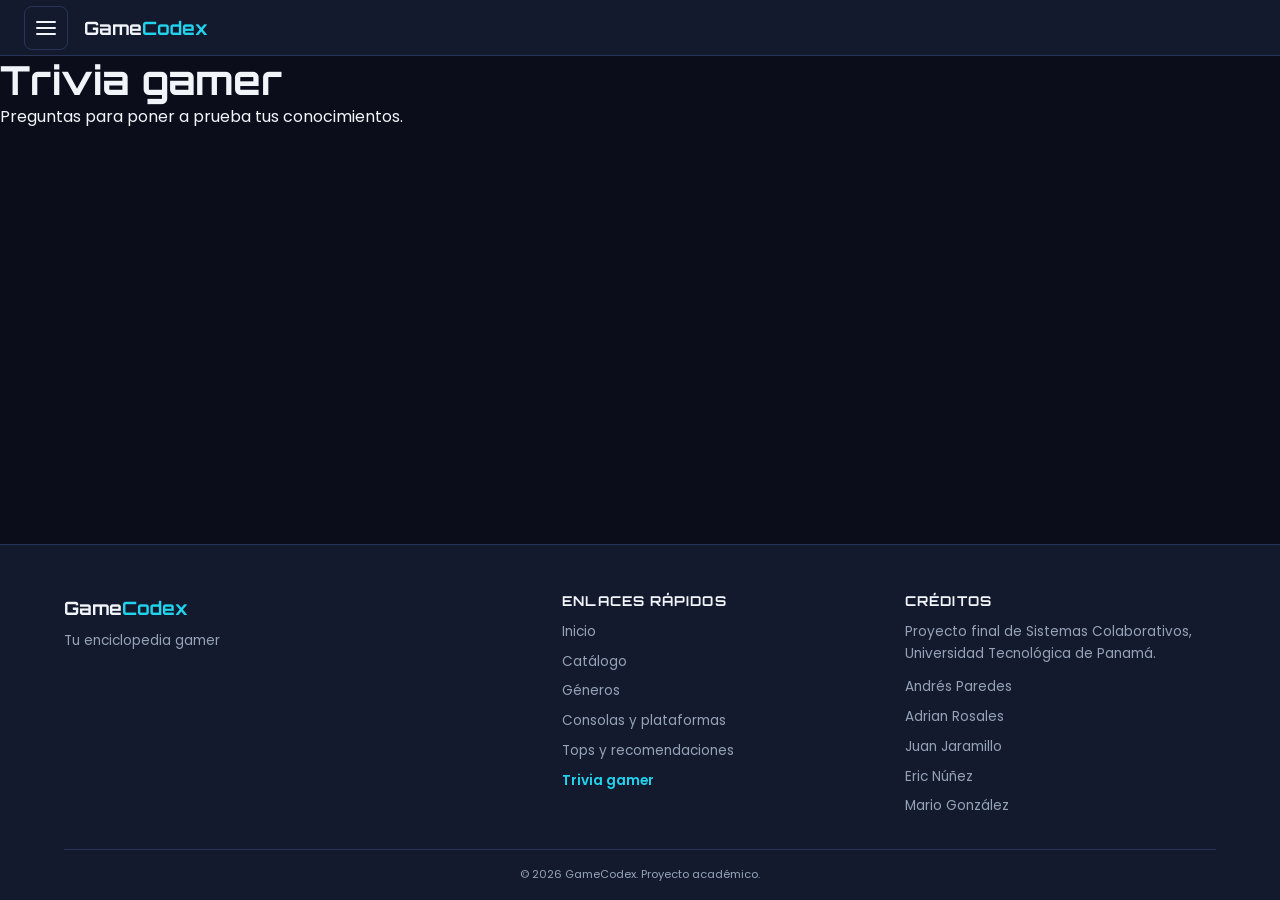
<file: trivia.html>
<!DOCTYPE html>
<html lang="es">
<head>
    <meta charset="UTF-8">
    <meta name="viewport" content="width=device-width, initial-scale=1.0">
    <title>Trivia gamer | GameCodex</title>
    <link rel="stylesheet" href="css/variables.css">
    <link rel="stylesheet" href="css/base.css">
    <link rel="stylesheet" href="css/menu.css">
    <!-- Agregar css/trivia.css cuando se desarrolle esta sección. -->
    <script src="js/menu.js" defer></script>
    <!-- Agregar los scripts de esta sección durante su desarrollo. -->
</head>
<body data-pagina="trivia">
    <!-- HU-02: aquí se insertará el menú lateral compartido mediante menu.js. -->
    <nav id="menu-lateral" aria-label="Navegación principal"></nav>

    <main id="contenido-principal">
        <header>
            <h1>Trivia gamer</h1>
            <p>Preguntas para poner a prueba tus conocimientos.</p>
        </header>
        <!-- TODO (HU-19): desarrollar el contenido de esta página. -->
    </main>

    <!-- Pie de página compartido; se completará junto con HU-02. -->
    <footer id="pie-pagina"></footer>
</body>
</html>
</file>
<file: css/variables.css>
/* ==========================================================================
   GameCodex — variables.css
   Variables globales de la guía de estilo (DEV-02).
   Regla: no escribir colores, tamaños ni fuentes a mano en otros archivos;
   usar siempre estas variables con var(--nombre).
   ========================================================================== */

/* Tipografías (Google Fonts): Orbitron para títulos, Poppins para textos */
@import url('https://fonts.googleapis.com/css2?family=Orbitron:wght@600;700;900&family=Poppins:wght@400;500;600&display=swap');

:root {
  /* ---------- Colores base ---------- */
  --color-bg: #0B0E1A;            /* fondo principal */
  --color-surface: #141A2E;       /* tarjetas y barras */
  --color-surface-2: #1C2440;     /* hover y secciones alternas */
  --color-border: #2A3358;        /* bordes */
  --color-primary: #7C3AED;       /* botones y acciones principales */
  --color-secondary: #22D3EE;     /* enlaces y detalles */
  --color-accent: #FACC15;        /* estrellas, valoraciones, destacados */
  --color-text: #F1F5F9;          /* texto principal */
  --color-text-muted: #94A3B8;    /* texto secundario */
  --color-success: #34D399;       /* correcto */
  --color-danger: #F87171;        /* error */

  /* ---------- Colores de las épicas (menú y encabezados) ---------- */
  --epic-1: #22D3EE;              /* Conocer GameCodex */
  --epic-2: #3B82F6;              /* Explorar videojuegos */
  --epic-3: #6366F1;              /* Consultar videojuegos */
  --epic-4: #8B5CF6;              /* Aprender sobre videojuegos */
  --epic-5: #A855F7;              /* Descubrir recomendaciones */
  --epic-6: #EC4899;              /* Participar en la Zona Gamer */

  /* ---------- Colores de fase (reutilizan colores existentes) ---------- */
  --fase-mvp: var(--color-success);
  --fase-v2: var(--color-accent);
  --fase-backlog: var(--color-danger);

  /* ---------- Degradado oficial ---------- */
  --gradiente: linear-gradient(135deg, #7C3AED, #22D3EE);

  /* ---------- Tipografía ---------- */
  --font-title: 'Orbitron', sans-serif;
  --font-body: 'Poppins', sans-serif;

  --text-h1: 2.5rem;
  --text-h2: 1.8rem;
  --text-h3: 1.2rem;
  --text-base: 1rem;
  --text-sm: 0.85rem;
  --text-xs: 0.7rem;

  --peso-normal: 400;
  --peso-medio: 500;
  --peso-semibold: 600;
  --peso-bold: 700;
  --peso-black: 900;

  --interlineado: 1.6;

  /* ---------- Espaciado ---------- */
  --espacio-1: 0.25rem;
  --espacio-2: 0.5rem;
  --espacio-3: 0.75rem;
  --espacio-4: 1rem;
  --espacio-5: 1.5rem;
  --espacio-6: 2rem;
  --espacio-7: 3rem;
  --espacio-8: 4rem;

  /* ---------- Bordes, sombras y animación ---------- */
  --radius: 12px;                 /* tarjetas */
  --radius-sm: 8px;               /* botones e inputs */
  --radius-pill: 999px;           /* chips y etiquetas */
  --borde: 1px solid var(--color-border);
  --shadow: 0 4px 20px rgba(124, 58, 237, 0.25);
  --transition: 0.25s ease;

  /* ---------- Layout ---------- */
  --max-width: 1200px;
  --sidebar-width: 280px;

  /* ---------- Capas (z-index) ---------- */
  --z-menu: 80;
  --z-overlay: 70;
  --z-modal: 100;
}

/* Puntos de corte usados en todo el proyecto (las variables CSS no funcionan
   dentro de @media, por eso se documentan aquí):
   - 900px: el menú lateral se oculta y aparece el botón de hamburguesa
   - 600px: celular */
</file>
<file: css/base.css>
/* ==========================================================================
   GameCodex — base.css
   Estilos generales y componentes compartidos (DEV-02).
   Requiere css/variables.css cargado antes en cada página.
   Nombres de clases: minúsculas con guiones (.tarjeta-juego).
   ========================================================================== */

/* ---------- 1. Reset ---------- */
*, *::before, *::after { box-sizing: border-box; }
* { margin: 0; }

html {
  scroll-behavior: smooth;
  -webkit-text-size-adjust: 100%;
}

body {
  min-height: 100vh;
  background: var(--color-bg);
  color: var(--color-text);
  font-family: var(--font-body);
  font-size: var(--text-base);
  font-weight: var(--peso-normal);
  line-height: var(--interlineado);
  overflow-x: hidden;
  -webkit-font-smoothing: antialiased;
}

img, picture, video, svg { display: block; max-width: 100%; }
img { height: auto; }
ul[class], ol[class] { list-style: none; padding: 0; }
button, input, select, textarea { font: inherit; color: inherit; }
button { cursor: pointer; }

::selection { background: var(--color-primary); color: #fff; }

:focus-visible {
  outline: 2px solid var(--color-secondary);
  outline-offset: 2px;
}

/* ---------- 2. Tipografía ---------- */
h1, h2, h3, h4 {
  font-family: var(--font-title);
  line-height: 1.2;
  color: var(--color-text);
}
h1 { font-size: clamp(1.9rem, 5vw, var(--text-h1)); font-weight: var(--peso-bold); }
h2 { font-size: clamp(1.45rem, 4vw, var(--text-h2)); font-weight: var(--peso-bold); }
h3 { font-size: var(--text-h3); font-weight: var(--peso-semibold); }
h4 { font-size: var(--text-base); font-weight: var(--peso-semibold); }

p { margin-bottom: var(--espacio-4); }
p:last-child { margin-bottom: 0; }

small, .texto-pequeno {
  font-size: var(--text-sm);
  font-weight: var(--peso-medio);
}

.texto-secundario { color: var(--color-text-muted); }
.texto-degradado {
  background: var(--gradiente);
  -webkit-background-clip: text;
  background-clip: text;
  color: transparent;
}

/* ---------- 3. Enlaces ---------- */
a {
  color: var(--color-secondary);
  text-decoration: none;
  transition: color var(--transition);
}
a:hover { text-decoration: underline; }

/* ---------- 4. Layout ---------- */
.contenedor {
  width: 100%;
  max-width: var(--max-width);
  margin: 0 auto;
  padding: 0 var(--espacio-5);
}

.seccion { padding: var(--espacio-7) 0; }
.seccion-alterna {
  background: var(--color-surface);
  border-top: var(--borde);
  border-bottom: var(--borde);
}

.encabezado-seccion { margin-bottom: var(--espacio-6); }
.encabezado-seccion p { color: var(--color-text-muted); margin-top: var(--espacio-2); }

/* Compensa el menú lateral fijo (280px). Se aplica al <main> de cada página. */
.contenido-principal { margin-left: var(--sidebar-width); }

/* Cuadrícula adaptable de tarjetas */
.cuadricula {
  display: grid;
  grid-template-columns: repeat(auto-fill, minmax(260px, 1fr));
  gap: var(--espacio-5);
}

/* Banner con degradado de fondo */
.hero {
  padding: var(--espacio-8) 0;
  background:
    radial-gradient(900px 400px at 85% 0, rgba(124, 58, 237, 0.35), transparent),
    radial-gradient(700px 400px at 0 100%, rgba(34, 211, 238, 0.18), transparent);
}
.hero p { max-width: 560px; color: var(--color-text-muted); margin: var(--espacio-4) 0 var(--espacio-5); }

/* ---------- 5. Botones ---------- */
.btn {
  display: inline-block;
  padding: var(--espacio-3) var(--espacio-5);
  border: 1.5px solid transparent;
  border-radius: var(--radius-sm);
  font-family: var(--font-title);
  font-size: var(--text-sm);
  font-weight: var(--peso-bold);
  text-align: center;
  text-decoration: none;
  transition: var(--transition);
}
.btn:hover { text-decoration: none; }
.btn:disabled, .btn[aria-disabled="true"] { opacity: 0.5; cursor: not-allowed; pointer-events: none; }

.btn-primario { background: var(--color-primary); color: #fff; }
.btn-primario:hover { background: var(--gradiente); box-shadow: var(--shadow); color: #fff; }

.btn-secundario { background: transparent; border-color: var(--color-secondary); color: var(--color-secondary); }
.btn-secundario:hover { background: var(--color-secondary); color: var(--color-bg); }

.grupo-botones { display: flex; flex-wrap: wrap; gap: var(--espacio-3); }

/* Botón de favorito (corazón) */
.btn-favorito {
  background: none;
  border: 0;
  padding: var(--espacio-1);
  font-size: 1.3rem;
  line-height: 1;
  color: var(--color-text-muted);
  transition: var(--transition);
}
.btn-favorito:hover { color: var(--color-danger); transform: scale(1.15); }
.btn-favorito.activo { color: var(--color-danger); }

/* ---------- 6. Tarjetas ---------- */
.tarjeta {
  background: var(--color-surface);
  border: var(--borde);
  border-radius: var(--radius);
  overflow: hidden;
  transition: var(--transition);
}
.tarjeta:hover {
  transform: translateY(-4px);
  box-shadow: var(--shadow);
  background: var(--color-surface-2);
}
.tarjeta-imagen { width: 100%; aspect-ratio: 16 / 9; object-fit: cover; background: var(--color-surface-2); }
.tarjeta-cuerpo { padding: var(--espacio-4); }
.tarjeta-cuerpo p { color: var(--color-text-muted); font-size: var(--text-sm); margin: var(--espacio-2) 0 var(--espacio-3); }

/* Tarjeta sin efecto de elevación (contenedores informativos) */
.tarjeta-fija:hover { transform: none; box-shadow: none; background: var(--color-surface); }

/* ---------- 7. Etiquetas y valoración ---------- */
.etiquetas { display: flex; flex-wrap: wrap; gap: var(--espacio-2); margin-bottom: var(--espacio-3); }

.etiqueta {
  display: inline-block;
  padding: 2px 10px;
  border-radius: 6px;
  background: var(--color-surface-2);
  color: var(--color-secondary);
  font-size: var(--text-sm);
  font-weight: var(--peso-medio);
}
.tarjeta:hover .etiqueta { background: var(--color-bg); }

/* Etiquetas de fase (MVP, V2, Backlog) */
.etiqueta-fase {
  display: inline-block;
  padding: 2px 8px;
  border: 1px solid currentColor;
  border-radius: var(--radius-pill);
  font-size: var(--text-xs);
  font-weight: var(--peso-semibold);
  background: transparent;
}
.etiqueta-mvp { color: var(--fase-mvp); }
.etiqueta-v2 { color: var(--fase-v2); }
.etiqueta-backlog { color: var(--fase-backlog); }

.valoracion { color: var(--color-accent); letter-spacing: 2px; }

/* ---------- 8. Campos de entrada ---------- */
input[type="text"], input[type="search"], input[type="email"],
select, textarea, .campo {
  width: 100%;
  padding: var(--espacio-3) var(--espacio-4);
  background: var(--color-surface);
  border: var(--borde);
  border-radius: var(--radius-sm);
  color: var(--color-text);
  transition: var(--transition);
}
input::placeholder, textarea::placeholder { color: var(--color-text-muted); }
input:focus, select:focus, textarea:focus, .campo:focus {
  outline: none;
  border-color: var(--color-secondary);
  box-shadow: 0 0 0 3px rgba(34, 211, 238, 0.2);
}
textarea { resize: vertical; min-height: 120px; }
label { display: block; font-size: var(--text-sm); font-weight: var(--peso-medio); margin-bottom: var(--espacio-1); }

/* Barra de herramientas: buscador + filtros */
.herramientas { display: flex; flex-wrap: wrap; gap: var(--espacio-3); align-items: center; margin-bottom: var(--espacio-5); }
.herramientas .buscador { flex: 1; min-width: 200px; }

/* Chips de filtro */
.chips { display: flex; flex-wrap: wrap; gap: var(--espacio-2); }
.chip {
  padding: var(--espacio-2) var(--espacio-4);
  background: var(--color-surface);
  border: var(--borde);
  border-radius: var(--radius-pill);
  color: var(--color-text-muted);
  font-size: var(--text-sm);
  font-weight: var(--peso-medio);
  transition: var(--transition);
}
.chip:hover { border-color: var(--color-primary); color: var(--color-text); }
.chip.activo { background: var(--color-primary); border-color: var(--color-primary); color: #fff; }

/* ---------- 9. Utilidades ---------- */
.oculto { display: none !important; }
.sr-only {
  position: absolute; width: 1px; height: 1px; padding: 0; margin: -1px;
  overflow: hidden; clip: rect(0, 0, 0, 0); white-space: nowrap; border: 0;
}
.centrado { text-align: center; }

/* ---------- 10. Responsivo ---------- */
@media (max-width: 900px) {
  /* El menú lateral se oculta: el contenido ocupa todo el ancho */
  .contenido-principal { margin-left: 0; }
}

@media (max-width: 600px) {
  .contenedor { padding: 0 var(--espacio-4); }
  .seccion { padding: var(--espacio-6) 0; }
  .hero { padding: var(--espacio-7) 0; }
  .cuadricula { grid-template-columns: 1fr; }
  .grupo-botones .btn { flex: 1 1 100%; }
}

/* ---------- 11. Accesibilidad: reducir movimiento ---------- */
@media (prefers-reduced-motion: reduce) {
  *, *::before, *::after { transition: none !important; animation: none !important; scroll-behavior: auto !important; }
}
</file>
<file: css/menu.css>
/* ==========================================================================
   GameCodex, menu.css (HU-02)
   Barra superior, menú superpuesto y pie de página compartidos.
   Solo usa variables de variables.css. Cargar DESPUÉS de base.css.
   Clases con prefijo menu-, barra- y pie- para no chocar con otros módulos.
   ========================================================================== */

:root {
  --menu-alto-barra: 3.5rem;   /* alto de la barra superior */
  /* Solo colores: con "all" la visibility de los hijos se animaría y no recibirían foco al abrir */
  --menu-transicion: background-color var(--transition), border-color var(--transition), color var(--transition);
}

/* ---------- 1. Ajustes de layout ---------- */

/* El menú es superpuesto: el contenido nunca reserva los 280px de base.css */
.contenido-principal { margin-left: 0; }

/* Que las anclas (generos.html#rol) no queden tapadas por la barra fija */
html { scroll-padding-top: var(--menu-alto-barra); }

/* Menú abierto: se bloquea el scroll del fondo sin que la página "salte" */
html.menu-abierto { overflow: hidden; scrollbar-gutter: stable; }

/* Pie de página siempre al fondo, aunque la página sea corta */
body { display: flex; flex-direction: column; }
body > main { flex: 1 0 auto; }

/* ---------- 2. Barra superior con el botón de hamburguesa ---------- */
.barra-superior {
  position: sticky;
  top: 0;
  z-index: calc(var(--z-overlay) - 1);
  display: flex;
  align-items: center;
  gap: var(--espacio-4);
  height: var(--menu-alto-barra);
  padding: 0 var(--espacio-5);
  background: var(--color-surface);
  border-bottom: var(--borde);
}

.menu-boton,
.menu-cerrar {
  position: relative;
  display: inline-flex;
  flex-direction: column;
  align-items: center;
  justify-content: center;
  gap: 4px;
  flex-shrink: 0;
  width: 44px;
  height: 44px;
  padding: 0;
  background: transparent;
  border: var(--borde);
  border-radius: var(--radius-sm);
  transition: var(--menu-transicion);
}
.menu-boton:hover,
.menu-cerrar:hover { background: var(--color-surface-2); border-color: var(--color-secondary); }

/* Tres líneas de la hamburguesa */
.menu-boton-linea {
  display: block;
  width: 20px;
  height: 2px;
  border-radius: var(--radius-pill);
  background: var(--color-text);
}

/* Equis del botón de cerrar, dibujada con dos líneas cruzadas */
.menu-cerrar::before,
.menu-cerrar::after {
  content: "";
  position: absolute;
  width: 20px;
  height: 2px;
  border-radius: var(--radius-pill);
  background: var(--color-text);
}
.menu-cerrar::before { transform: rotate(45deg); }
.menu-cerrar::after { transform: rotate(-45deg); }

/* Logotipo GameCodex (barra, panel y pie) */
.menu-logo,
.pie-logo {
  font-family: var(--font-title);
  font-size: 1.15rem;
  font-weight: var(--peso-bold);
  color: var(--color-text);
}
.menu-logo:hover,
.pie-logo:hover { text-decoration: none; }
.menu-logo span,
.pie-logo span { color: var(--color-secondary); }

/* ---------- 3. Fondo oscuro detrás del panel ---------- */
.menu-fondo {
  position: fixed;
  inset: 0;
  z-index: var(--z-overlay);
  background: color-mix(in srgb, var(--color-bg) 75%, transparent);
  opacity: 0;
  visibility: hidden;
  /* visibility espera a que termine el fade al cerrar */
  transition: opacity var(--transition), visibility 0s linear 0.25s;
}
.menu-fondo.visible {
  opacity: 1;
  visibility: visible;
  transition: opacity var(--transition), visibility 0s;
}

/* ---------- 4. Panel lateral ---------- */

/* Estado cerrado definido sobre el id: así ya está oculto desde el primer
   pintado y no se anima cuando menu.js agrega la clase .menu-panel */
#menu-lateral {
  position: fixed;
  top: 0;
  bottom: 0;
  left: 0;
  transform: translateX(-100%);
  visibility: hidden;
}

.menu-panel {
  z-index: var(--z-menu);
  display: flex;
  flex-direction: column;
  width: var(--sidebar-width);
  max-width: 85vw;
  padding: var(--espacio-4);
  background: var(--color-surface);
  border-right: var(--borde);
  overflow-y: auto;
  overscroll-behavior: contain;
  transition: transform var(--transition), visibility 0s linear 0.25s;
}
#menu-lateral.abierto {
  transform: translateX(0);
  visibility: visible;
  box-shadow: var(--shadow);
  transition: transform var(--transition), visibility 0s;
}

.menu-cabecera {
  display: flex;
  align-items: center;
  justify-content: space-between;
  gap: var(--espacio-3);
}
.menu-eslogan {
  margin: var(--espacio-1) 0 var(--espacio-5);
  color: var(--color-text-muted);
  font-size: var(--text-sm);
}

.menu-grupos { display: grid; gap: var(--espacio-1); }

/* ---------- 5. Grupos desplegables (una épica cada uno) ---------- */
.menu-grupo-boton {
  display: flex;
  align-items: center;
  gap: var(--espacio-3);
  width: 100%;
  min-height: 44px;
  padding: var(--espacio-2) var(--espacio-3);
  background: transparent;
  border: 1px solid transparent;
  border-radius: var(--radius-sm);
  color: var(--color-text);
  font-size: var(--text-sm);
  font-weight: var(--peso-medio);
  text-align: left;
  transition: var(--menu-transicion);
}
.menu-grupo-boton:hover { background: var(--color-surface-2); }

/* Punto con el color de la épica (--epica se define desde menu.js) */
.menu-punto {
  flex-shrink: 0;
  width: 10px;
  height: 10px;
  border-radius: 50%;
  background: var(--epica);
}

/* Flecha: apunta a la derecha cerrado y hacia abajo abierto */
.menu-grupo-boton::after {
  content: "";
  flex-shrink: 0;
  width: 8px;
  height: 8px;
  margin-left: auto;
  border-right: 2px solid var(--color-text-muted);
  border-bottom: 2px solid var(--color-text-muted);
  transform: rotate(-45deg);
  transition: transform var(--transition);
}
.menu-grupo.abierto > .menu-grupo-boton::after { transform: rotate(45deg); }

/* Animación de altura: la fila del grid pasa de 0fr a 1fr */
.menu-sublista {
  display: grid;
  grid-template-rows: 0fr;
  transition: grid-template-rows var(--transition);
}
.menu-grupo.abierto > .menu-sublista { grid-template-rows: 1fr; }

.menu-enlaces {
  min-height: 0;
  overflow: hidden;
  visibility: hidden;   /* los enlaces de un grupo cerrado no reciben foco */
  transition: visibility 0s linear 0.25s;
}
.menu-grupo.abierto .menu-enlaces { visibility: visible; transition: visibility 0s; }

/* ---------- 6. Enlaces dentro de cada grupo ---------- */
.menu-enlace {
  display: flex;
  align-items: center;
  gap: var(--espacio-2);
  min-height: 40px;
  margin-top: var(--espacio-1);
  padding: var(--espacio-2) var(--espacio-3) var(--espacio-2) var(--espacio-6);
  border-left: 3px solid transparent;
  border-radius: var(--radius-sm);
  color: var(--color-text);
  font-size: var(--text-sm);
  transition: var(--menu-transicion);
}
.menu-enlace:hover { background: var(--color-surface-2); text-decoration: none; }
.menu-enlace:focus-visible { outline-offset: -2px; }   /* el contenedor recorta el contorno */
.menu-grupo-boton:focus-visible { outline-offset: -2px; }

/* Páginas aún no disponibles (V2, Backlog) o informativas (fichas) */
.menu-enlace-inactivo { color: var(--color-text-muted); cursor: default; }
.menu-enlace-inactivo:hover { background: transparent; }

.menu-texto { display: grid; }
.menu-nota { color: var(--color-text-muted); font-size: var(--text-xs); font-weight: var(--peso-normal); }
.menu-enlace .etiqueta-fase { margin-left: auto; }

/* Página actual */
.menu-enlace.activo {
  background: var(--color-surface-2);
  border-left-color: var(--color-secondary);
  color: var(--color-secondary);
  font-weight: var(--peso-semibold);
}

/* ---------- 7. Pie de página ---------- */
.pie {
  background: var(--color-surface);
  border-top: var(--borde);
}

.pie-contenido {
  display: grid;
  grid-template-columns: 1.5fr 1fr 1fr;
  gap: var(--espacio-6);
  padding: var(--espacio-7) 0 var(--espacio-6);
}

.pie-eslogan {
  margin-top: var(--espacio-2);
  color: var(--color-text-muted);
  font-size: var(--text-sm);
}

.pie-titulo {
  margin-bottom: var(--espacio-3);
  font-size: var(--text-sm);
  letter-spacing: 0.08em;
  text-transform: uppercase;
}

.pie-lista { display: grid; gap: var(--espacio-2); font-size: var(--text-sm); }
.pie-lista a { color: var(--color-text-muted); }
.pie-lista a:hover { color: var(--color-secondary); }
.pie-lista a.activo { color: var(--color-secondary); font-weight: var(--peso-semibold); }
.pie-lista li { color: var(--color-text-muted); }

.pie-curso {
  margin-bottom: var(--espacio-3);
  color: var(--color-text-muted);
  font-size: var(--text-sm);
}

.pie-copia {
  padding: var(--espacio-4) 0;
  border-top: var(--borde);
  color: var(--color-text-muted);
  font-size: var(--text-xs);
  text-align: center;
}

/* ---------- 8. Responsivo (900px tableta, 600px celular) ---------- */
@media (max-width: 900px) {
  .pie-contenido { grid-template-columns: 1fr 1fr; }
  .pie-marca { grid-column: 1 / -1; }
}

@media (max-width: 600px) {
  .barra-superior { padding: 0 var(--espacio-4); }
  .pie-contenido { grid-template-columns: 1fr; padding: var(--espacio-6) 0 var(--espacio-5); }
}
</file>
<file: css/index.css>
/* ==========================================================================
   GameCodex, index.css (HU-01)
   Estilos de la página de inicio. Cargar después de base.css y menu.css.
   Todas las clases llevan prefijo inicio- para no afectar a otras páginas.
   ========================================================================== */

/* ---------- 1. Hero ---------- */
.inicio-hero {
  position: relative;
  overflow: hidden;   /* el resplandor del collage no debe generar scroll horizontal */
}

/* Cuadrícula tenue de fondo, solo decorativa */
.inicio-hero::before {
  content: "";
  position: absolute;
  inset: 0;
  background-image:
    linear-gradient(var(--color-border) 1px, transparent 1px),
    linear-gradient(90deg, var(--color-border) 1px, transparent 1px);
  background-size: 48px 48px;
  opacity: 0.3;
  -webkit-mask-image: radial-gradient(ellipse at 70% 40%, var(--color-bg), transparent 70%);
  mask-image: radial-gradient(ellipse at 70% 40%, var(--color-bg), transparent 70%);
  pointer-events: none;
}

.inicio-hero-contenido {
  position: relative;
  display: grid;
  grid-template-columns: minmax(0, 1.05fr) minmax(0, 0.95fr);
  gap: var(--espacio-7);
  align-items: center;
}

/* Etiqueta con el nombre del sitio sobre el título */
.inicio-marca {
  display: inline-flex;
  align-items: center;
  padding: var(--espacio-1) var(--espacio-4);
  border: var(--borde);
  border-radius: var(--radius-pill);
  background: color-mix(in srgb, var(--color-surface) 80%, transparent);
  font-family: var(--font-title);
  font-size: var(--text-sm);
  font-weight: var(--peso-semibold);
  letter-spacing: 0.04em;
}
.inicio-marca::before {
  content: "";
  width: 8px;
  height: 8px;
  margin-right: var(--espacio-2);
  border-radius: 50%;
  background: var(--color-secondary);
  box-shadow: 0 0 10px var(--color-secondary);
}
.inicio-marca span { color: var(--color-secondary); }

.inicio-hero h1 {
  margin-top: var(--espacio-4);
  font-size: clamp(1.8rem, 6.4vw, 3.4rem);
  line-height: 1.1;
  overflow-wrap: break-word;
}

.inicio-hero .inicio-descripcion {
  max-width: 520px;
  font-size: 1.05rem;
}

/* Collage de portadas: tres imágenes superpuestas y ligeramente inclinadas */
.inicio-collage {
  position: relative;
  width: 100%;
  max-width: 520px;
  margin-inline: auto;
  aspect-ratio: 1 / 0.92;
}
.inicio-collage::before {
  content: "";
  position: absolute;
  inset: 10% 5%;
  border-radius: 50%;
  background: var(--gradiente);
  filter: blur(70px);
  opacity: 0.35;
}

.inicio-portada {
  position: absolute;
  width: 64%;
  aspect-ratio: 16 / 9;
  object-fit: cover;
  border: var(--borde);
  border-radius: var(--radius);
  box-shadow: var(--shadow);
}
.inicio-portada-1 { top: 2%; left: 0; transform: rotate(-6deg); }
.inicio-portada-2 { top: 30%; right: 0; z-index: 1; transform: rotate(5deg); }
.inicio-portada-3 { bottom: 2%; left: 14%; z-index: 2; width: 70%; transform: rotate(-2deg); }

/* ---------- 2. Qué es GameCodex ---------- */
.inicio-presentacion {
  display: grid;
  grid-template-columns: minmax(0, 1fr) minmax(0, 1fr);
  gap: var(--espacio-7);
  align-items: center;
}
.inicio-presentacion p { color: var(--color-text-muted); margin-top: var(--espacio-4); }

.inicio-pilares { display: grid; gap: var(--espacio-4); }
.inicio-pilar {
  display: flex;
  align-items: flex-start;
  gap: var(--espacio-4);
  padding: var(--espacio-4);
  background: var(--color-bg);
  border: var(--borde);
  border-radius: var(--radius);
}
.inicio-pilar h3 { margin-bottom: var(--espacio-1); }
.inicio-pilar p { margin: 0; font-size: var(--text-sm); }

/* Icono dentro de un recuadro con el color de la épica (--epica) */
.inicio-icono {
  flex-shrink: 0;
  display: grid;
  place-items: center;
  width: 44px;
  height: 44px;
  border-radius: var(--radius-sm);
  background: color-mix(in srgb, var(--epica, var(--color-secondary)) 18%, transparent);
  color: var(--epica, var(--color-secondary));
}
.inicio-icono svg {
  width: 24px;
  height: 24px;
  fill: none;
  stroke: currentColor;
  stroke-width: 2;
  stroke-linecap: round;
  stroke-linejoin: round;
}

/* ---------- 3. Secciones del sitio (cuadrícula tipo bento) ---------- */
.inicio-secciones {
  display: grid;
  grid-template-columns: repeat(3, minmax(0, 1fr));
  gap: var(--espacio-5);
}

.inicio-seccion {
  position: relative;
  display: flex;
  flex-direction: column;
  gap: var(--espacio-3);
  padding: var(--espacio-5);
  border-top: 3px solid var(--epica);
}
.inicio-seccion h3 { font-size: 1.05rem; }
.inicio-seccion p { margin: 0; color: var(--color-text-muted); font-size: var(--text-sm); }

/* El enlace del título se extiende a toda la tarjeta */
.inicio-seccion h3 a { color: var(--color-text); text-decoration: none; }
.inicio-seccion h3 a::after { content: ""; position: absolute; inset: 0; }
.inicio-seccion h3 a:focus-visible { outline: none; }
.inicio-seccion h3 a:focus-visible::after {
  outline: 2px solid var(--color-secondary);
  outline-offset: -4px;
  border-radius: var(--radius);
}

/* Texto guía al final de la tarjeta, con flecha dibujada en CSS */
.inicio-seccion-guia {
  display: inline-flex;
  align-items: center;
  gap: var(--espacio-2);
  margin-top: auto;
  padding-top: var(--espacio-2);
  color: var(--color-secondary);
  font-size: var(--text-sm);
  font-weight: var(--peso-semibold);
}
.inicio-seccion-guia::after {
  content: "";
  width: 7px;
  height: 7px;
  border-top: 2px solid currentColor;
  border-right: 2px solid currentColor;
  transform: rotate(45deg);
  transition: transform var(--transition);
}
.inicio-seccion:hover .inicio-seccion-guia::after { transform: translateX(4px) rotate(45deg); }

/* Catálogo: tarjeta principal, ocupa 2 columnas */
.inicio-seccion-principal {
  grid-column: span 2;
  padding: var(--espacio-6);
  background:
    radial-gradient(420px 260px at 100% 100%, color-mix(in srgb, var(--epica) 22%, transparent), transparent),
    var(--color-surface);
}
.inicio-seccion-principal .inicio-icono { width: 56px; height: 56px; }
.inicio-seccion-principal .inicio-icono svg { width: 30px; height: 30px; }
.inicio-seccion-principal h3 { font-size: var(--text-h2); }
.inicio-seccion-principal p { font-size: var(--text-base); max-width: 480px; }
.inicio-seccion-principal:hover { background:
    radial-gradient(420px 260px at 100% 100%, color-mix(in srgb, var(--epica) 30%, transparent), transparent),
    var(--color-surface-2); }

/* Color de cada sección (los mismos de las épicas del menú) */
.inicio-seccion-catalogo { --epica: var(--epic-2); }
.inicio-seccion-generos { --epica: var(--epic-4); }
.inicio-seccion-consolas { --epica: var(--epic-4); }
.inicio-seccion-recomendaciones { --epica: var(--epic-5); }
.inicio-seccion-zona { --epica: var(--epic-6); }

/* ---------- 4. Cierre ---------- */
.inicio-cierre {
  padding: var(--espacio-7) var(--espacio-6);
  border: var(--borde);
  border-radius: var(--radius);
  text-align: center;
  background:
    radial-gradient(600px 240px at 50% 0, color-mix(in srgb, var(--color-primary) 35%, transparent), transparent),
    var(--color-surface);
}
.inicio-cierre p { max-width: 520px; margin: var(--espacio-3) auto var(--espacio-5); color: var(--color-text-muted); }
.inicio-cierre .grupo-botones { justify-content: center; }

/* ---------- 5. Responsivo (900px tableta, 600px celular) ---------- */
@media (max-width: 900px) {
  .inicio-hero-contenido,
  .inicio-presentacion { grid-template-columns: minmax(0, 1fr); gap: var(--espacio-6); }

  .inicio-secciones { grid-template-columns: repeat(2, minmax(0, 1fr)); }
  .inicio-seccion-principal { grid-column: 1 / -1; }
}

@media (max-width: 600px) {
  .inicio-secciones { grid-template-columns: minmax(0, 1fr); }
  .inicio-seccion-principal { padding: var(--espacio-5); }
  .inicio-cierre { padding: var(--espacio-6) var(--espacio-4); }
}
</file>
<file: css/catalogo.css>
/* ==========================================================================
   GameCodex — catalogo.css (HU-04)
   Solo estilos propios de la página del catálogo. Lo común está en base.css.
   Todos los valores salen de variables.css.
   ========================================================================== */

/* ---------- 1. Encabezado ---------- */
.catalogo-hero { border-bottom: var(--borde); }

/* Etiqueta de la épica "Explorar videojuegos" */
.catalogo-epica {
  display: inline-block;
  margin-bottom: var(--espacio-4);
  padding: var(--espacio-1) var(--espacio-3);
  border: 1px solid var(--epic-2);
  border-radius: var(--radius-pill);
  color: var(--epic-2);
  font-size: var(--text-xs);
  font-weight: var(--peso-semibold);
  text-transform: uppercase;
  letter-spacing: 1px;
}

/* ---------- 2. Tarjeta de videojuego ---------- */
.tarjeta-juego {
  position: relative;
  display: flex;
  flex-direction: column;
}

.tarjeta-juego .tarjeta-cuerpo {
  display: flex;
  flex-direction: column;
  flex: 1;
  gap: var(--espacio-3);
}

.juego-titulo { margin: 0; }

/* Todo el cuadro de la tarjeta es clicable gracias al enlace del título */
.juego-titulo a { color: var(--color-text); }
.juego-titulo a:hover { text-decoration: none; color: var(--color-secondary); }
.juego-titulo a::after {
  content: "";
  position: absolute;
  inset: 0;
}

/* El foco se marca en toda la tarjeta, no solo en el título */
.juego-titulo a:focus-visible { outline: none; }
.tarjeta-juego:focus-within {
  border-color: var(--color-secondary);
  box-shadow: 0 0 0 3px rgba(34, 211, 238, 0.2);
}

.tarjeta-juego .etiquetas { margin-bottom: 0; }

.tarjeta-juego .juego-plataformas {
  margin: 0;
  color: var(--color-secondary);
  font-size: var(--text-sm);
  font-weight: var(--peso-medio);
}

/* Descripción limitada a 2 líneas para que todas las tarjetas midan parecido */
.tarjeta-juego .juego-descripcion {
  margin: 0;
  display: -webkit-box;
  -webkit-line-clamp: 2;
  line-clamp: 2;
  -webkit-box-orient: vertical;
  overflow: hidden;
}

/* Valoración siempre al final de la tarjeta */
.juego-valoracion {
  display: flex;
  align-items: center;
  gap: var(--espacio-2);
  margin-top: auto;
  font-size: var(--text-sm);
  font-weight: var(--peso-medio);
}

/* ---------- 3. Mensajes de estado ---------- */
.catalogo-estado {
  grid-column: 1 / -1;
  padding: var(--espacio-6);
  text-align: center;
  color: var(--color-text-muted);
}
</file>
<file: css/ficha.css>
/* ==========================================================================
   GameCodex — ficha.css (HU-09)
   Estilos propios de la ficha de videojuego.
   Solo variables de variables.css; los componentes comunes están en base.css.
   ========================================================================== */

.ficha-volver { margin-bottom: var(--espacio-6); }

/* ---------- Ficha completa ---------- */
.ficha {
  display: grid;
  grid-template-columns: minmax(0, 1.4fr) minmax(0, 1fr);
  gap: var(--espacio-6);
  align-items: start;
}

/* Portada 16:9 */
.ficha-portada {
  border: var(--borde);
  border-radius: var(--radius);
  overflow: hidden;
  background: var(--color-surface-2);
}
.ficha-portada img {
  width: 100%;
  aspect-ratio: 16 / 9;
  object-fit: cover;
}
.ficha-sin-imagen {
  display: flex;
  align-items: center;
  justify-content: center;
  aspect-ratio: 16 / 9;
  color: var(--color-text-muted);
  font-size: var(--text-sm);
}

/* Columna de información */
.ficha-info {
  background: var(--color-surface);
  border: var(--borde);
  border-radius: var(--radius);
  padding: var(--espacio-5);
}
.ficha-seccion {
  display: block;
  margin-bottom: var(--espacio-2);
  color: var(--epic-3);            /* color de la épica "Consultar videojuegos" */
  font-size: var(--text-sm);
  font-weight: var(--peso-semibold);
}
.ficha-info h1 { margin-bottom: var(--espacio-3); }

.ficha-valoracion {
  display: flex;
  align-items: center;
  gap: var(--espacio-3);
  margin-bottom: var(--espacio-4);
}
.ficha-valoracion-numero {
  color: var(--color-text-muted);
  font-size: var(--text-sm);
  font-weight: var(--peso-medio);
}

.ficha-descripcion { color: var(--color-text-muted); margin-bottom: var(--espacio-5); }

/* Datos: género, plataformas, año, desarrolladora */
.ficha-datos { display: grid; gap: var(--espacio-4); }
.ficha-dato {
  padding-top: var(--espacio-4);
  border-top: var(--borde);
}
.ficha-dato dt {
  margin-bottom: var(--espacio-2);
  color: var(--color-text-muted);
  font-size: var(--text-sm);
  font-weight: var(--peso-medio);
}
.ficha-dato dd { margin: 0; }
.ficha-dato .etiquetas { margin-bottom: 0; }

/* ---------- Videojuego inexistente ---------- */
.ficha-vacia {
  max-width: 560px;
  padding: var(--espacio-6) var(--espacio-5);
  text-align: center;
  margin: 0 auto;
}
.ficha-vacia p { color: var(--color-text-muted); margin: var(--espacio-3) 0 var(--espacio-5); }

/* ---------- Responsivo ---------- */
@media (max-width: 900px) {
  .ficha { grid-template-columns: 1fr; }
}
@media (max-width: 600px) {
  .ficha-info { padding: var(--espacio-4); }
  .ficha-volver { display: block; }
}
</file>
<file: css/generos.css>
/* ==========================================================================
   GameCodex — generos.css (HU-13)
   Solo estilos propios de la página de géneros. Lo común está en base.css.
   Todos los valores salen de variables.css.
   ========================================================================== */

/* ---------- 1. Banner (hero) con brillo animado ---------- */
.generos-hero {
  position: relative;
  overflow: hidden;
  border-bottom: var(--borde);
}

/* Franja de luz que cruza el banner lentamente */
.generos-hero::after {
  content: "";
  position: absolute;
  inset: 0;
  background: linear-gradient(
    110deg,
    transparent 30%,
    color-mix(in srgb, var(--epic-4) 18%, transparent) 50%,
    transparent 70%
  );
  background-size: 250% 100%;
  animation: generos-brillo 8s ease-in-out infinite;
  pointer-events: none;
}

.generos-hero .contenedor { position: relative; z-index: 1; }

/* Título: entra desenfocado y con las letras juntas (basado en Animista, focus-in-expand) */
.generos-hero h1 {
  animation: generos-titulo-enfoque 0.8s cubic-bezier(0.25, 0.46, 0.45, 0.94) both;
}

/* Etiqueta de la épica "Aprender sobre videojuegos" */
.generos-epica {
  display: inline-block;
  margin-bottom: var(--espacio-4);
  padding: var(--espacio-1) var(--espacio-3);
  border: 1px solid var(--epic-4);
  border-radius: var(--radius-pill);
  color: var(--epic-4);
  font-size: var(--text-xs);
  font-weight: var(--peso-semibold);
  letter-spacing: 0.08em;
  text-transform: uppercase;
}

/* ---------- 2. Filtros ---------- */
.generos-filtros { margin-bottom: var(--espacio-6); }
.generos-filtros .chip { transition: background-color 0.3s ease, border-color 0.3s ease, color 0.3s ease; }

/* ---------- 3. Tarjeta de género ---------- */
.genero-card {
  position: relative;
  display: flex;
  flex-direction: column;
  scroll-margin-top: var(--espacio-6); /* para generos.html#rol */
  /* Estado inicial de la animación de entrada */
  opacity: 0;
  transform: translateY(24px);
  transition:
    opacity 0.5s ease,
    transform 0.5s ease,
    box-shadow var(--transition),
    background var(--transition);
}

/* Se activa con IntersectionObserver (generos.js) */
.genero-card.visible { opacity: 1; transform: translateY(0); }
.genero-card.visible:hover { transform: translateY(-6px); }

/* Borde superior con degradado que se desplaza */
.genero-card::before {
  content: "";
  position: absolute;
  top: 0;
  left: 0;
  right: 0;
  height: 3px;
  z-index: 2;
  background: linear-gradient(90deg, var(--color-primary), var(--color-secondary), var(--epic-4), var(--color-primary));
  background-size: 300% 100%;
  animation: generos-borde 6s linear infinite;
}

/* Tarjeta destacada al llegar con #ancla */
.genero-card.destacada { border-color: var(--epic-4); box-shadow: var(--shadow); }

/* Portada: imagen del primer juego o degradado con el nombre */
.genero-portada {
  position: relative;
  aspect-ratio: 16 / 9;
  overflow: hidden;
  background: var(--gradiente);
}

/* Las imágenes se apilan. La nueva entra con un fundido y un zoom lento que
   se aleja (efecto de los destacados de Steam y Game Pass). */
.genero-portada img {
  position: absolute;
  inset: 0;
  width: 100%;
  height: 100%;
  object-fit: cover;
  opacity: 0;
  transform: scale(1.14);
  transition: opacity 0.9s ease, transform 0.9s ease, filter var(--transition);
}
.genero-portada img.activa {
  opacity: 1;
  transform: scale(1);
  transition: opacity 0.9s ease, transform 6s linear, filter var(--transition);
}
.genero-card:hover .genero-portada img { filter: saturate(1.25) brightness(1.08); }

/* Destello diagonal que cruza la portada al pasar el mouse */
.genero-portada::before {
  content: "";
  position: absolute;
  top: 0;
  bottom: 0;
  left: -60%;
  width: 40%;
  z-index: 1;
  background: linear-gradient(
    100deg,
    transparent,
    color-mix(in srgb, var(--color-text) 28%, transparent),
    transparent
  );
  transform: skewX(-20deg) translateX(0);
  opacity: 0;
  pointer-events: none;
}
.genero-card:hover .genero-portada::before {
  animation: generos-destello 0.9s ease-out;
}

/* Oscurece la parte baja para que el texto se lea bien */
.genero-portada::after {
  content: "";
  position: absolute;
  inset: 0;
  background: linear-gradient(to top, var(--color-surface), transparent 60%);
}

/* Sin imagen: el nombre del género aparece sobre el degradado */
.genero-portada-nombre { display: none; }
.genero-portada.sin-imagen::after { display: none; }
.genero-portada.sin-imagen .genero-portada-nombre {
  position: absolute;
  inset: 0;
  display: grid;
  place-items: center;
  font-family: var(--font-title);
  font-size: var(--text-h2);
  font-weight: var(--peso-black);
  color: var(--color-text);
}

.genero-card .tarjeta-cuerpo {
  display: flex;
  flex: 1;
  flex-direction: column;
  gap: var(--espacio-3);
}
.genero-card .tarjeta-cuerpo p { margin: 0; }

/* Subtítulos internos (Características, Ejemplos) */
.genero-subtitulo {
  font-family: var(--font-title);
  font-size: var(--text-xs);
  letter-spacing: 0.08em;
  text-transform: uppercase;
  color: var(--epic-4);
}

/* Lista de características con viñeta personalizada */
.genero-caracteristicas { display: grid; gap: var(--espacio-1); font-size: var(--text-sm); }
.genero-caracteristicas li { position: relative; padding-left: var(--espacio-4); }
.genero-caracteristicas li::before {
  content: "▸";
  position: absolute;
  left: 0;
  color: var(--color-secondary);
}

.genero-ejemplos { margin-bottom: 0; }
.genero-ejemplos a.etiqueta:hover { color: var(--color-text); text-decoration: none; background: var(--color-primary); }
.etiqueta-vacia { color: var(--color-text-muted); }

.genero-card .btn { margin-top: auto; }

/* Nombre del videojuego que se muestra en la portada */
.genero-juego {
  position: absolute;
  left: var(--espacio-3);
  bottom: var(--espacio-3);
  z-index: 1;
  max-width: calc(100% - 7rem);
  overflow: hidden;
  text-overflow: ellipsis;
  white-space: nowrap;
  color: var(--color-text);
  font-size: var(--text-sm);
  font-weight: var(--peso-semibold);
}
.genero-juego.entra { animation: generos-nombre-entra 0.7s cubic-bezier(0.22, 1, 0.36, 1) both; }
.genero-juego:empty,
.genero-portada.sin-imagen .genero-juego { display: none; }

/* Cantidad de juegos del género, sobre la portada */
.genero-contador {
  position: absolute;
  right: var(--espacio-3);
  bottom: var(--espacio-3);
  z-index: 1;
  padding: 2px var(--espacio-3);
  border-radius: var(--radius-pill);
  background: var(--color-bg);
  color: var(--color-text);
  font-size: var(--text-xs);
  font-weight: var(--peso-semibold);
}

/* Botón "Ver los N juegos" (aparece cuando hay muchos) */
.genero-mas {
  align-self: flex-start;
  padding: 0;
  background: none;
  border: 0;
  color: var(--color-secondary);
  font-size: var(--text-sm);
  font-weight: var(--peso-medio);
}
.genero-mas:hover { text-decoration: underline; }

/* ---------- 4. Aparición al filtrar ---------- */
.genero-card.aparecer { animation: generos-aparecer 0.4s ease both; }

/* ---------- 5. Animaciones ---------- */
@keyframes generos-brillo {
  0%, 100% { background-position: 100% 0; }
  50% { background-position: 0 0; }
}
@keyframes generos-borde {
  to { background-position: 300% 0; }
}
@keyframes generos-titulo-enfoque {
  0% {
    letter-spacing: -0.5em;
    filter: blur(12px);
    opacity: 0;
  }
  100% {
    filter: blur(0);
    opacity: 1;
  }
}
@keyframes generos-destello {
  0% { transform: skewX(-20deg) translateX(0); opacity: 0; }
  20% { opacity: 1; }
  100% { transform: skewX(-20deg) translateX(520%); opacity: 0; }
}
@keyframes generos-nombre-entra {
  from { opacity: 0; transform: translateY(14px); }
  to { opacity: 1; transform: translateY(0); }
}
@keyframes generos-aparecer {
  from { opacity: 0; transform: translateY(12px) scale(0.98); }
  to { opacity: 1; transform: translateY(0) scale(1); }
}

/* ---------- 6. Responsivo ---------- */
@media (max-width: 600px) {
  .generos-lista { grid-template-columns: 1fr; }
  .generos-filtros { margin-bottom: var(--espacio-5); }
}

/* ---------- 7. Movimiento reducido: sin animaciones ---------- */
@media (prefers-reduced-motion: reduce) {
  .generos-hero::after,
  .generos-hero h1,
  .genero-card::before,
  .genero-card:hover .genero-portada::before,
  .genero-juego.entra,
  .genero-card.aparecer { animation: none; }
  .genero-card,
  .genero-card.visible,
  .genero-card.visible:hover { opacity: 1; transform: none; transition: none; }
  .genero-portada img,
  .genero-card:hover .genero-portada img { transform: none; transition: none; }
}
</file>
<file: css/recomendaciones.css>
/* ==========================================================================
   GameCodex — recomendaciones.css (HU-16)
   Solo estilos propios de la página de tops y recomendaciones.
   Lo común está en base.css. Todos los valores salen de variables.css.
   ========================================================================== */

/* ---------- 1. Encabezado ---------- */
.reco-hero { border-bottom: var(--borde); }

/* Etiqueta de la épica "Descubrir recomendaciones" */
.reco-epica {
  display: inline-block;
  margin-bottom: var(--espacio-4);
  padding: var(--espacio-1) var(--espacio-3);
  border: 1px solid var(--epic-5);
  border-radius: var(--radius-pill);
  color: var(--epic-5);
  font-size: var(--text-xs);
  font-weight: var(--peso-semibold);
  text-transform: uppercase;
  letter-spacing: 1px;
}

/* ---------- 2. Aviso editorial y acceso rápido ---------- */
.reco-intro { padding-bottom: 0; }

.reco-aviso {
  display: flex;
  gap: var(--espacio-3);
  align-items: flex-start;
  margin-bottom: var(--espacio-5);
  padding: var(--espacio-4);
  background: var(--color-surface);
  border: var(--borde);
  border-left: 4px solid var(--epic-5);
  border-radius: var(--radius);
}
.reco-aviso p { margin: 0; font-size: var(--text-sm); color: var(--color-text-muted); }
.reco-aviso strong { color: var(--color-text); }

.reco-chip { text-decoration: none; }
.reco-chip:hover { text-decoration: none; }

/* ---------- 3. Secciones de cada top ---------- */
.reco-seccion { scroll-margin-top: var(--espacio-4); }
.reco-seccion:nth-of-type(even) {
  background: var(--color-surface);
  border-top: var(--borde);
  border-bottom: var(--borde);
}

.reco-grupo { list-style: none; padding: 0; }
.reco-item { display: flex; }
.reco-item .reco-tarjeta { width: 100%; }

/* ---------- 4. Tarjeta de juego recomendado ---------- */
.reco-tarjeta {
  position: relative;
  display: flex;
  flex-direction: column;
}

.reco-portada { position: relative; }

.reco-sin-imagen {
  display: flex;
  align-items: center;
  justify-content: center;
  aspect-ratio: 16 / 9;
  background: var(--color-surface-2);
  color: var(--color-text-muted);
  font-size: var(--text-sm);
}

/* Número de posición sobre la portada (solo en los tops) */
.reco-posicion {
  position: absolute;
  top: var(--espacio-3);
  left: var(--espacio-3);
  min-width: 2.5rem;
  padding: var(--espacio-1) var(--espacio-3);
  background: var(--color-primary);
  border-radius: var(--radius-sm);
  box-shadow: var(--shadow);
  color: #fff;
  font-family: var(--font-title);
  font-size: var(--text-h3);
  font-weight: var(--peso-black);
  text-align: center;
}

.reco-cuerpo {
  display: flex;
  flex-direction: column;
  flex: 1;
  gap: var(--espacio-3);
}

.reco-titulo { margin: 0; }

/* Todo el cuadro de la tarjeta es clicable gracias al enlace del título */
.reco-titulo a { color: var(--color-text); }
.reco-titulo a:hover { text-decoration: none; color: var(--color-secondary); }
.reco-titulo a::after {
  content: "";
  position: absolute;
  inset: 0;
}

/* El foco se marca en toda la tarjeta, no solo en el título */
.reco-titulo a:focus-visible { outline: none; }
.reco-tarjeta:focus-within {
  border-color: var(--color-secondary);
  box-shadow: 0 0 0 3px rgba(34, 211, 238, 0.2);
}

.reco-cuerpo .etiquetas { margin-bottom: 0; }

/* Opinión del equipo */
.reco-cuerpo .reco-motivo {
  margin: 0;
  color: var(--color-text);
  font-size: var(--text-base);
}

.reco-cuerpo .reco-autor {
  margin: auto 0 0;
  padding-top: var(--espacio-3);
  border-top: var(--borde);
  color: var(--color-accent);
  font-size: var(--text-sm);
  font-weight: var(--peso-medio);
}

/* ---------- 5. Mensajes de estado ---------- */
.reco-estado {
  padding: var(--espacio-6);
  text-align: center;
  color: var(--color-text-muted);
}

/* ---------- 6. Responsivo ---------- */
@media (max-width: 600px) {
  .reco-aviso { padding: var(--espacio-3); }
  .reco-posicion { font-size: var(--text-base); }
}
</file>
